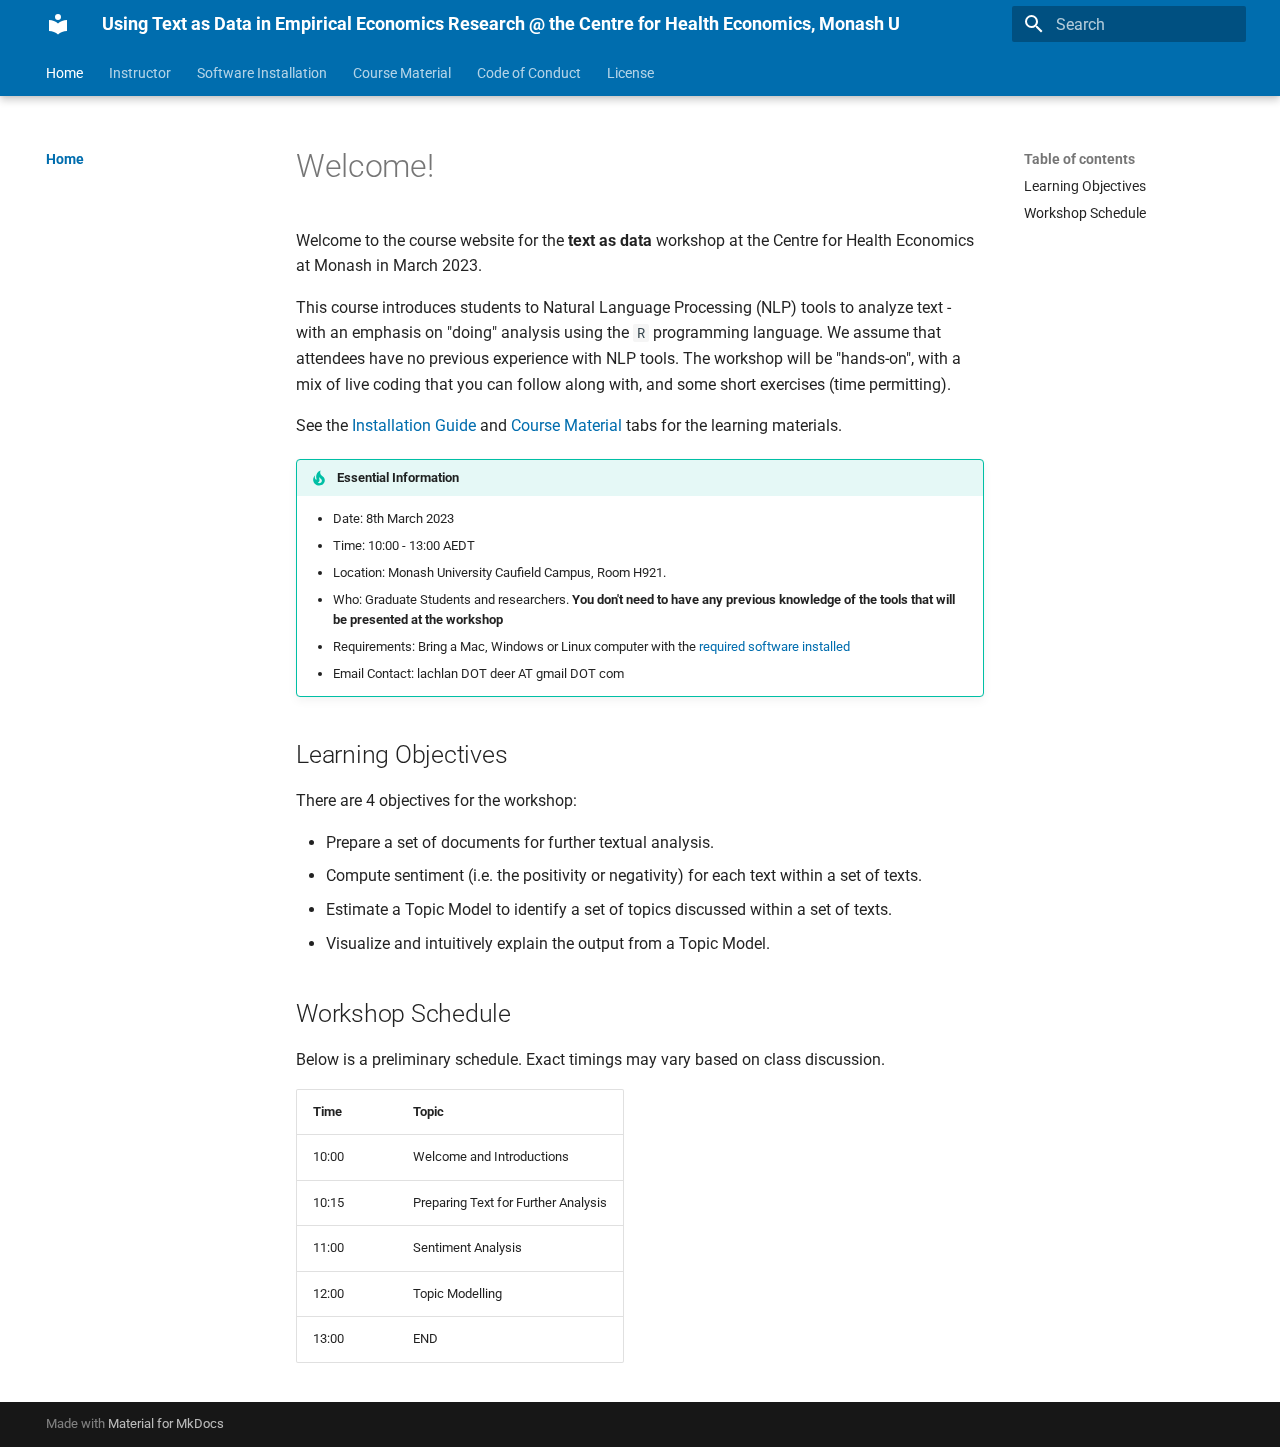
<file: index.html>
<!doctype html>
<html lang="en" class="no-js">
  <head>
    
      <meta charset="utf-8">
      <meta name="viewport" content="width=device-width,initial-scale=1">
      
      
      
      
      
        <link rel="next" href="instructor/">
      
      <link rel="icon" href="assets/images/favicon.png">
      <meta name="generator" content="mkdocs-1.4.2, mkdocs-material-9.0.6">
    
    
      
        <title>Using Text as Data in Empirical Economics Research @ the Centre for Health Economics, Monash U</title>
      
    
    
      <link rel="stylesheet" href="assets/stylesheets/main.558e4712.min.css">
      
        
        <link rel="stylesheet" href="assets/stylesheets/palette.2505c338.min.css">
      
      

    
    
    
      
        
        
        <link rel="preconnect" href="https://fonts.gstatic.com" crossorigin>
        <link rel="stylesheet" href="https://fonts.googleapis.com/css?family=Roboto:300,300i,400,400i,700,700i%7CRoboto+Mono:400,400i,700,700i&display=fallback">
        <style>:root{--md-text-font:"Roboto";--md-code-font:"Roboto Mono"}</style>
      
    
    
      <link rel="stylesheet" href="stylesheets/extra.css">
    
    <script>__md_scope=new URL(".",location),__md_hash=e=>[...e].reduce((e,_)=>(e<<5)-e+_.charCodeAt(0),0),__md_get=(e,_=localStorage,t=__md_scope)=>JSON.parse(_.getItem(t.pathname+"."+e)),__md_set=(e,_,t=localStorage,a=__md_scope)=>{try{t.setItem(a.pathname+"."+e,JSON.stringify(_))}catch(e){}}</script>
    
      

    
    
    
  </head>
  
  
    
    
    
    
    
    <body dir="ltr" data-md-color-scheme="default" data-md-color-primary="" data-md-color-accent="">
  
    
    
    <input class="md-toggle" data-md-toggle="drawer" type="checkbox" id="__drawer" autocomplete="off">
    <input class="md-toggle" data-md-toggle="search" type="checkbox" id="__search" autocomplete="off">
    <label class="md-overlay" for="__drawer"></label>
    <div data-md-component="skip">
      
        
        <a href="#welcome" class="md-skip">
          Skip to content
        </a>
      
    </div>
    <div data-md-component="announce">
      
    </div>
    
    
      

  

<header class="md-header md-header--lifted" data-md-component="header">
  <nav class="md-header__inner md-grid" aria-label="Header">
    <a href="." title="Using Text as Data in Empirical Economics Research @ the Centre for Health Economics, Monash U" class="md-header__button md-logo" aria-label="Using Text as Data in Empirical Economics Research @ the Centre for Health Economics, Monash U" data-md-component="logo">
      
  
  <svg xmlns="http://www.w3.org/2000/svg" viewBox="0 0 24 24"><path d="M12 8a3 3 0 0 0 3-3 3 3 0 0 0-3-3 3 3 0 0 0-3 3 3 3 0 0 0 3 3m0 3.54C9.64 9.35 6.5 8 3 8v11c3.5 0 6.64 1.35 9 3.54 2.36-2.19 5.5-3.54 9-3.54V8c-3.5 0-6.64 1.35-9 3.54Z"/></svg>

    </a>
    <label class="md-header__button md-icon" for="__drawer">
      <svg xmlns="http://www.w3.org/2000/svg" viewBox="0 0 24 24"><path d="M3 6h18v2H3V6m0 5h18v2H3v-2m0 5h18v2H3v-2Z"/></svg>
    </label>
    <div class="md-header__title" data-md-component="header-title">
      <div class="md-header__ellipsis">
        <div class="md-header__topic">
          <span class="md-ellipsis">
            Using Text as Data in Empirical Economics Research @ the Centre for Health Economics, Monash U
          </span>
        </div>
        <div class="md-header__topic" data-md-component="header-topic">
          <span class="md-ellipsis">
            
              Home
            
          </span>
        </div>
      </div>
    </div>
    
    
    
      <label class="md-header__button md-icon" for="__search">
        <svg xmlns="http://www.w3.org/2000/svg" viewBox="0 0 24 24"><path d="M9.5 3A6.5 6.5 0 0 1 16 9.5c0 1.61-.59 3.09-1.56 4.23l.27.27h.79l5 5-1.5 1.5-5-5v-.79l-.27-.27A6.516 6.516 0 0 1 9.5 16 6.5 6.5 0 0 1 3 9.5 6.5 6.5 0 0 1 9.5 3m0 2C7 5 5 7 5 9.5S7 14 9.5 14 14 12 14 9.5 12 5 9.5 5Z"/></svg>
      </label>
      <div class="md-search" data-md-component="search" role="dialog">
  <label class="md-search__overlay" for="__search"></label>
  <div class="md-search__inner" role="search">
    <form class="md-search__form" name="search">
      <input type="text" class="md-search__input" name="query" aria-label="Search" placeholder="Search" autocapitalize="off" autocorrect="off" autocomplete="off" spellcheck="false" data-md-component="search-query" required>
      <label class="md-search__icon md-icon" for="__search">
        <svg xmlns="http://www.w3.org/2000/svg" viewBox="0 0 24 24"><path d="M9.5 3A6.5 6.5 0 0 1 16 9.5c0 1.61-.59 3.09-1.56 4.23l.27.27h.79l5 5-1.5 1.5-5-5v-.79l-.27-.27A6.516 6.516 0 0 1 9.5 16 6.5 6.5 0 0 1 3 9.5 6.5 6.5 0 0 1 9.5 3m0 2C7 5 5 7 5 9.5S7 14 9.5 14 14 12 14 9.5 12 5 9.5 5Z"/></svg>
        <svg xmlns="http://www.w3.org/2000/svg" viewBox="0 0 24 24"><path d="M20 11v2H8l5.5 5.5-1.42 1.42L4.16 12l7.92-7.92L13.5 5.5 8 11h12Z"/></svg>
      </label>
      <nav class="md-search__options" aria-label="Search">
        
        <button type="reset" class="md-search__icon md-icon" title="Clear" aria-label="Clear" tabindex="-1">
          <svg xmlns="http://www.w3.org/2000/svg" viewBox="0 0 24 24"><path d="M19 6.41 17.59 5 12 10.59 6.41 5 5 6.41 10.59 12 5 17.59 6.41 19 12 13.41 17.59 19 19 17.59 13.41 12 19 6.41Z"/></svg>
        </button>
      </nav>
      
    </form>
    <div class="md-search__output">
      <div class="md-search__scrollwrap" data-md-scrollfix>
        <div class="md-search-result" data-md-component="search-result">
          <div class="md-search-result__meta">
            Initializing search
          </div>
          <ol class="md-search-result__list" role="presentation"></ol>
        </div>
      </div>
    </div>
  </div>
</div>
    
    
  </nav>
  
    
      
<nav class="md-tabs" aria-label="Tabs" data-md-component="tabs">
  <div class="md-tabs__inner md-grid">
    <ul class="md-tabs__list">
      
        
  
  
    
  


  <li class="md-tabs__item">
    <a href="." class="md-tabs__link md-tabs__link--active">
      Home
    </a>
  </li>

      
        
  
  


  <li class="md-tabs__item">
    <a href="instructor/" class="md-tabs__link">
      Instructor
    </a>
  </li>

      
        
  
  


  <li class="md-tabs__item">
    <a href="installation/" class="md-tabs__link">
      Software Installation
    </a>
  </li>

      
        
  
  


  <li class="md-tabs__item">
    <a href="course_material/" class="md-tabs__link">
      Course Material
    </a>
  </li>

      
        
  
  


  
  
  
    <li class="md-tabs__item">
      <a href="conduct/social_rules/" class="md-tabs__link">
        Code of Conduct
      </a>
    </li>
  

      
        
  
  


  
  
  
    <li class="md-tabs__item">
      <a href="license/license/" class="md-tabs__link">
        License
      </a>
    </li>
  

      
    </ul>
  </div>
</nav>
    
  
</header>
    
    <div class="md-container" data-md-component="container">
      
      
        
      
      <main class="md-main" data-md-component="main">
        <div class="md-main__inner md-grid">
          
            
              
              <div class="md-sidebar md-sidebar--primary" data-md-component="sidebar" data-md-type="navigation" >
                <div class="md-sidebar__scrollwrap">
                  <div class="md-sidebar__inner">
                    

  


<nav class="md-nav md-nav--primary md-nav--lifted" aria-label="Navigation" data-md-level="0">
  <label class="md-nav__title" for="__drawer">
    <a href="." title="Using Text as Data in Empirical Economics Research @ the Centre for Health Economics, Monash U" class="md-nav__button md-logo" aria-label="Using Text as Data in Empirical Economics Research @ the Centre for Health Economics, Monash U" data-md-component="logo">
      
  
  <svg xmlns="http://www.w3.org/2000/svg" viewBox="0 0 24 24"><path d="M12 8a3 3 0 0 0 3-3 3 3 0 0 0-3-3 3 3 0 0 0-3 3 3 3 0 0 0 3 3m0 3.54C9.64 9.35 6.5 8 3 8v11c3.5 0 6.64 1.35 9 3.54 2.36-2.19 5.5-3.54 9-3.54V8c-3.5 0-6.64 1.35-9 3.54Z"/></svg>

    </a>
    Using Text as Data in Empirical Economics Research @ the Centre for Health Economics, Monash U
  </label>
  
  <ul class="md-nav__list" data-md-scrollfix>
    
      
      
      

  
  
    
  
  
    <li class="md-nav__item md-nav__item--active">
      
      <input class="md-nav__toggle md-toggle" data-md-toggle="toc" type="checkbox" id="__toc">
      
      
        
      
      
        <label class="md-nav__link md-nav__link--active" for="__toc">
          Home
          <span class="md-nav__icon md-icon"></span>
        </label>
      
      <a href="." class="md-nav__link md-nav__link--active">
        Home
      </a>
      
        

<nav class="md-nav md-nav--secondary" aria-label="Table of contents">
  
  
  
    
  
  
    <label class="md-nav__title" for="__toc">
      <span class="md-nav__icon md-icon"></span>
      Table of contents
    </label>
    <ul class="md-nav__list" data-md-component="toc" data-md-scrollfix>
      
        <li class="md-nav__item">
  <a href="#learning-objectives" class="md-nav__link">
    Learning Objectives
  </a>
  
</li>
      
        <li class="md-nav__item">
  <a href="#workshop-schedule" class="md-nav__link">
    Workshop Schedule
  </a>
  
</li>
      
    </ul>
  
</nav>
      
    </li>
  

    
      
      
      

  
  
  
    <li class="md-nav__item">
      <a href="instructor/" class="md-nav__link">
        Instructor
      </a>
    </li>
  

    
      
      
      

  
  
  
    <li class="md-nav__item">
      <a href="installation/" class="md-nav__link">
        Software Installation
      </a>
    </li>
  

    
      
      
      

  
  
  
    <li class="md-nav__item">
      <a href="course_material/" class="md-nav__link">
        Course Material
      </a>
    </li>
  

    
      
      
      

  
  
  
    
    <li class="md-nav__item md-nav__item--nested">
      
      
      
      
      <input class="md-nav__toggle md-toggle " data-md-toggle="__nav_5" type="checkbox" id="__nav_5" >
      
      
      
        <label class="md-nav__link" for="__nav_5" tabindex="0" aria-expanded="false">
          Code of Conduct
          <span class="md-nav__icon md-icon"></span>
        </label>
      
      <nav class="md-nav" aria-label="Code of Conduct" data-md-level="1">
        <label class="md-nav__title" for="__nav_5">
          <span class="md-nav__icon md-icon"></span>
          Code of Conduct
        </label>
        <ul class="md-nav__list" data-md-scrollfix>
          
            
              
  
  
  
    <li class="md-nav__item">
      <a href="conduct/social_rules/" class="md-nav__link">
        Social Rules
      </a>
    </li>
  

            
          
            
              
  
  
  
    <li class="md-nav__item">
      <a href="conduct/conduct/" class="md-nav__link">
        Code of Conduct
      </a>
    </li>
  

            
          
        </ul>
      </nav>
    </li>
  

    
      
      
      

  
  
  
    
    <li class="md-nav__item md-nav__item--nested">
      
      
      
      
      <input class="md-nav__toggle md-toggle " data-md-toggle="__nav_6" type="checkbox" id="__nav_6" >
      
      
      
        <label class="md-nav__link" for="__nav_6" tabindex="0" aria-expanded="false">
          License
          <span class="md-nav__icon md-icon"></span>
        </label>
      
      <nav class="md-nav" aria-label="License" data-md-level="1">
        <label class="md-nav__title" for="__nav_6">
          <span class="md-nav__icon md-icon"></span>
          License
        </label>
        <ul class="md-nav__list" data-md-scrollfix>
          
            
              
  
  
  
    <li class="md-nav__item">
      <a href="license/license/" class="md-nav__link">
        License
      </a>
    </li>
  

            
          
            
              
  
  
  
    <li class="md-nav__item">
      <a href="license/citation.md" class="md-nav__link">
        Citation
      </a>
    </li>
  

            
          
        </ul>
      </nav>
    </li>
  

    
  </ul>
</nav>
                  </div>
                </div>
              </div>
            
            
              
              <div class="md-sidebar md-sidebar--secondary" data-md-component="sidebar" data-md-type="toc" >
                <div class="md-sidebar__scrollwrap">
                  <div class="md-sidebar__inner">
                    

<nav class="md-nav md-nav--secondary" aria-label="Table of contents">
  
  
  
    
  
  
    <label class="md-nav__title" for="__toc">
      <span class="md-nav__icon md-icon"></span>
      Table of contents
    </label>
    <ul class="md-nav__list" data-md-component="toc" data-md-scrollfix>
      
        <li class="md-nav__item">
  <a href="#learning-objectives" class="md-nav__link">
    Learning Objectives
  </a>
  
</li>
      
        <li class="md-nav__item">
  <a href="#workshop-schedule" class="md-nav__link">
    Workshop Schedule
  </a>
  
</li>
      
    </ul>
  
</nav>
                  </div>
                </div>
              </div>
            
          
          
            <div class="md-content" data-md-component="content">
              <article class="md-content__inner md-typeset">
                
                  



<h1 id="welcome">Welcome!</h1>
<p>Welcome to the course website for the <strong>text as data</strong> workshop at the Centre for Health Economics at Monash in March 2023.</p>
<p>This course introduces students to Natural Language Processing (NLP) tools to analyze text - with an emphasis on "doing" analysis using the <code>R</code> programming language.
We assume that attendees have no previous experience with NLP tools.
The workshop will be "hands-on", with a mix of live coding that you can follow along with, and some short exercises (time permitting).</p>
<p>See the <a href="installation/">Installation Guide</a> and <a href="course_material/">Course Material</a> tabs for the learning materials.</p>
<div class="admonition tip">
<p class="admonition-title">Essential Information</p>
<ul>
<li>Date: 8th March 2023</li>
<li>Time: 10:00 - 13:00 AEDT</li>
<li>Location: Monash University Caufield Campus, Room H921.</li>
<li>Who: Graduate Students and researchers. <strong>You don't need to have any previous knowledge of the tools that will be presented at the workshop</strong></li>
<li>Requirements: Bring a Mac, Windows or Linux computer with the <a href="installation/">required software installed</a> </li>
<li>Email Contact: lachlan DOT deer AT gmail DOT com</li>
</ul>
</div>
<h2 id="learning-objectives">Learning Objectives</h2>
<p>There are 4 objectives for the workshop:</p>
<ul>
<li>Prepare a set of documents for further textual analysis.</li>
<li>Compute sentiment (i.e. the positivity or negativity) for each text within a set of texts.</li>
<li>Estimate a Topic Model to identify a set of topics discussed within a set of texts.</li>
<li>Visualize and intuitively explain the output from a Topic Model.</li>
</ul>
<h2 id="workshop-schedule">Workshop Schedule</h2>
<p>Below is a preliminary schedule. 
Exact timings may vary based on class discussion.</p>
<table>
<thead>
<tr>
<th>Time</th>
<th>Topic</th>
</tr>
</thead>
<tbody>
<tr>
<td>10:00</td>
<td>Welcome and Introductions</td>
</tr>
<tr>
<td>10:15</td>
<td>Preparing Text for Further Analysis</td>
</tr>
<tr>
<td>11:00</td>
<td>Sentiment Analysis</td>
</tr>
<tr>
<td>12:00</td>
<td>Topic Modelling</td>
</tr>
<tr>
<td>13:00</td>
<td>END</td>
</tr>
</tbody>
</table>





                
              </article>
            </div>
          
          
        </div>
        
      </main>
      
        <footer class="md-footer">
  
  <div class="md-footer-meta md-typeset">
    <div class="md-footer-meta__inner md-grid">
      <div class="md-copyright">
  
  
    Made with
    <a href="https://squidfunk.github.io/mkdocs-material/" target="_blank" rel="noopener">
      Material for MkDocs
    </a>
  
</div>
      
    </div>
  </div>
</footer>
      
    </div>
    <div class="md-dialog" data-md-component="dialog">
      <div class="md-dialog__inner md-typeset"></div>
    </div>
    
    <script id="__config" type="application/json">{"base": ".", "features": ["navigation.tabs", "navigation.tabs.sticky"], "search": "assets/javascripts/workers/search.e5c33ebb.min.js", "translations": {"clipboard.copied": "Copied to clipboard", "clipboard.copy": "Copy to clipboard", "search.result.more.one": "1 more on this page", "search.result.more.other": "# more on this page", "search.result.none": "No matching documents", "search.result.one": "1 matching document", "search.result.other": "# matching documents", "search.result.placeholder": "Type to start searching", "search.result.term.missing": "Missing", "select.version": "Select version"}}</script>
    
    
      <script src="assets/javascripts/bundle.51d95adb.min.js"></script>
      
    
  </body>
</html>
</file>
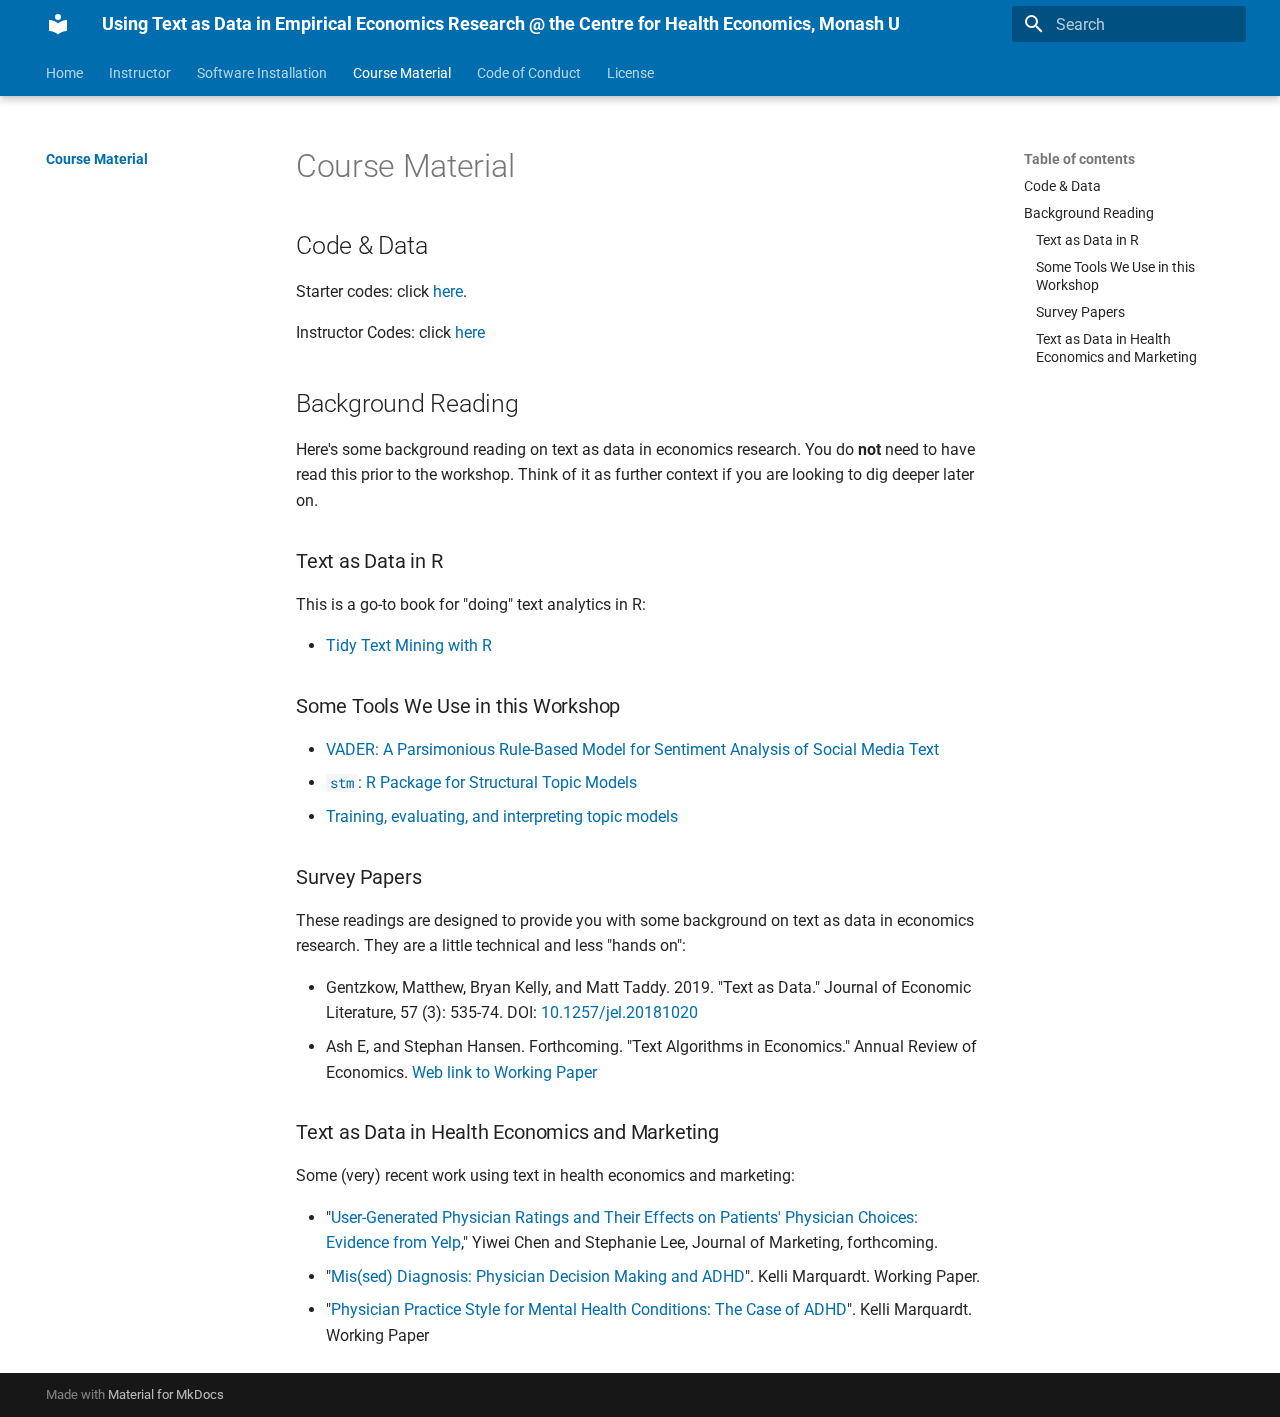
<file: course_material/index.html>
<!doctype html>
<html lang="en" class="no-js">
  <head>
    
      <meta charset="utf-8">
      <meta name="viewport" content="width=device-width,initial-scale=1">
      
      
      
      
        <link rel="prev" href="../installation/">
      
      
        <link rel="next" href="../conduct/social_rules/">
      
      <link rel="icon" href="../assets/images/favicon.png">
      <meta name="generator" content="mkdocs-1.4.2, mkdocs-material-9.0.6">
    
    
      
        <title>Course Material - Using Text as Data in Empirical Economics Research @ the Centre for Health Economics, Monash U</title>
      
    
    
      <link rel="stylesheet" href="../assets/stylesheets/main.558e4712.min.css">
      
        
        <link rel="stylesheet" href="../assets/stylesheets/palette.2505c338.min.css">
      
      

    
    
    
      
        
        
        <link rel="preconnect" href="https://fonts.gstatic.com" crossorigin>
        <link rel="stylesheet" href="https://fonts.googleapis.com/css?family=Roboto:300,300i,400,400i,700,700i%7CRoboto+Mono:400,400i,700,700i&display=fallback">
        <style>:root{--md-text-font:"Roboto";--md-code-font:"Roboto Mono"}</style>
      
    
    
      <link rel="stylesheet" href="../stylesheets/extra.css">
    
    <script>__md_scope=new URL("..",location),__md_hash=e=>[...e].reduce((e,_)=>(e<<5)-e+_.charCodeAt(0),0),__md_get=(e,_=localStorage,t=__md_scope)=>JSON.parse(_.getItem(t.pathname+"."+e)),__md_set=(e,_,t=localStorage,a=__md_scope)=>{try{t.setItem(a.pathname+"."+e,JSON.stringify(_))}catch(e){}}</script>
    
      

    
    
    
  </head>
  
  
    
    
    
    
    
    <body dir="ltr" data-md-color-scheme="default" data-md-color-primary="" data-md-color-accent="">
  
    
    
    <input class="md-toggle" data-md-toggle="drawer" type="checkbox" id="__drawer" autocomplete="off">
    <input class="md-toggle" data-md-toggle="search" type="checkbox" id="__search" autocomplete="off">
    <label class="md-overlay" for="__drawer"></label>
    <div data-md-component="skip">
      
        
        <a href="#course-material" class="md-skip">
          Skip to content
        </a>
      
    </div>
    <div data-md-component="announce">
      
    </div>
    
    
      

  

<header class="md-header md-header--lifted" data-md-component="header">
  <nav class="md-header__inner md-grid" aria-label="Header">
    <a href=".." title="Using Text as Data in Empirical Economics Research @ the Centre for Health Economics, Monash U" class="md-header__button md-logo" aria-label="Using Text as Data in Empirical Economics Research @ the Centre for Health Economics, Monash U" data-md-component="logo">
      
  
  <svg xmlns="http://www.w3.org/2000/svg" viewBox="0 0 24 24"><path d="M12 8a3 3 0 0 0 3-3 3 3 0 0 0-3-3 3 3 0 0 0-3 3 3 3 0 0 0 3 3m0 3.54C9.64 9.35 6.5 8 3 8v11c3.5 0 6.64 1.35 9 3.54 2.36-2.19 5.5-3.54 9-3.54V8c-3.5 0-6.64 1.35-9 3.54Z"/></svg>

    </a>
    <label class="md-header__button md-icon" for="__drawer">
      <svg xmlns="http://www.w3.org/2000/svg" viewBox="0 0 24 24"><path d="M3 6h18v2H3V6m0 5h18v2H3v-2m0 5h18v2H3v-2Z"/></svg>
    </label>
    <div class="md-header__title" data-md-component="header-title">
      <div class="md-header__ellipsis">
        <div class="md-header__topic">
          <span class="md-ellipsis">
            Using Text as Data in Empirical Economics Research @ the Centre for Health Economics, Monash U
          </span>
        </div>
        <div class="md-header__topic" data-md-component="header-topic">
          <span class="md-ellipsis">
            
              Course Material
            
          </span>
        </div>
      </div>
    </div>
    
    
    
      <label class="md-header__button md-icon" for="__search">
        <svg xmlns="http://www.w3.org/2000/svg" viewBox="0 0 24 24"><path d="M9.5 3A6.5 6.5 0 0 1 16 9.5c0 1.61-.59 3.09-1.56 4.23l.27.27h.79l5 5-1.5 1.5-5-5v-.79l-.27-.27A6.516 6.516 0 0 1 9.5 16 6.5 6.5 0 0 1 3 9.5 6.5 6.5 0 0 1 9.5 3m0 2C7 5 5 7 5 9.5S7 14 9.5 14 14 12 14 9.5 12 5 9.5 5Z"/></svg>
      </label>
      <div class="md-search" data-md-component="search" role="dialog">
  <label class="md-search__overlay" for="__search"></label>
  <div class="md-search__inner" role="search">
    <form class="md-search__form" name="search">
      <input type="text" class="md-search__input" name="query" aria-label="Search" placeholder="Search" autocapitalize="off" autocorrect="off" autocomplete="off" spellcheck="false" data-md-component="search-query" required>
      <label class="md-search__icon md-icon" for="__search">
        <svg xmlns="http://www.w3.org/2000/svg" viewBox="0 0 24 24"><path d="M9.5 3A6.5 6.5 0 0 1 16 9.5c0 1.61-.59 3.09-1.56 4.23l.27.27h.79l5 5-1.5 1.5-5-5v-.79l-.27-.27A6.516 6.516 0 0 1 9.5 16 6.5 6.5 0 0 1 3 9.5 6.5 6.5 0 0 1 9.5 3m0 2C7 5 5 7 5 9.5S7 14 9.5 14 14 12 14 9.5 12 5 9.5 5Z"/></svg>
        <svg xmlns="http://www.w3.org/2000/svg" viewBox="0 0 24 24"><path d="M20 11v2H8l5.5 5.5-1.42 1.42L4.16 12l7.92-7.92L13.5 5.5 8 11h12Z"/></svg>
      </label>
      <nav class="md-search__options" aria-label="Search">
        
        <button type="reset" class="md-search__icon md-icon" title="Clear" aria-label="Clear" tabindex="-1">
          <svg xmlns="http://www.w3.org/2000/svg" viewBox="0 0 24 24"><path d="M19 6.41 17.59 5 12 10.59 6.41 5 5 6.41 10.59 12 5 17.59 6.41 19 12 13.41 17.59 19 19 17.59 13.41 12 19 6.41Z"/></svg>
        </button>
      </nav>
      
    </form>
    <div class="md-search__output">
      <div class="md-search__scrollwrap" data-md-scrollfix>
        <div class="md-search-result" data-md-component="search-result">
          <div class="md-search-result__meta">
            Initializing search
          </div>
          <ol class="md-search-result__list" role="presentation"></ol>
        </div>
      </div>
    </div>
  </div>
</div>
    
    
  </nav>
  
    
      
<nav class="md-tabs" aria-label="Tabs" data-md-component="tabs">
  <div class="md-tabs__inner md-grid">
    <ul class="md-tabs__list">
      
        
  
  


  <li class="md-tabs__item">
    <a href=".." class="md-tabs__link">
      Home
    </a>
  </li>

      
        
  
  


  <li class="md-tabs__item">
    <a href="../instructor/" class="md-tabs__link">
      Instructor
    </a>
  </li>

      
        
  
  


  <li class="md-tabs__item">
    <a href="../installation/" class="md-tabs__link">
      Software Installation
    </a>
  </li>

      
        
  
  
    
  


  <li class="md-tabs__item">
    <a href="./" class="md-tabs__link md-tabs__link--active">
      Course Material
    </a>
  </li>

      
        
  
  


  
  
  
    <li class="md-tabs__item">
      <a href="../conduct/social_rules/" class="md-tabs__link">
        Code of Conduct
      </a>
    </li>
  

      
        
  
  


  
  
  
    <li class="md-tabs__item">
      <a href="../license/license/" class="md-tabs__link">
        License
      </a>
    </li>
  

      
    </ul>
  </div>
</nav>
    
  
</header>
    
    <div class="md-container" data-md-component="container">
      
      
        
      
      <main class="md-main" data-md-component="main">
        <div class="md-main__inner md-grid">
          
            
              
              <div class="md-sidebar md-sidebar--primary" data-md-component="sidebar" data-md-type="navigation" >
                <div class="md-sidebar__scrollwrap">
                  <div class="md-sidebar__inner">
                    

  


<nav class="md-nav md-nav--primary md-nav--lifted" aria-label="Navigation" data-md-level="0">
  <label class="md-nav__title" for="__drawer">
    <a href=".." title="Using Text as Data in Empirical Economics Research @ the Centre for Health Economics, Monash U" class="md-nav__button md-logo" aria-label="Using Text as Data in Empirical Economics Research @ the Centre for Health Economics, Monash U" data-md-component="logo">
      
  
  <svg xmlns="http://www.w3.org/2000/svg" viewBox="0 0 24 24"><path d="M12 8a3 3 0 0 0 3-3 3 3 0 0 0-3-3 3 3 0 0 0-3 3 3 3 0 0 0 3 3m0 3.54C9.64 9.35 6.5 8 3 8v11c3.5 0 6.64 1.35 9 3.54 2.36-2.19 5.5-3.54 9-3.54V8c-3.5 0-6.64 1.35-9 3.54Z"/></svg>

    </a>
    Using Text as Data in Empirical Economics Research @ the Centre for Health Economics, Monash U
  </label>
  
  <ul class="md-nav__list" data-md-scrollfix>
    
      
      
      

  
  
  
    <li class="md-nav__item">
      <a href=".." class="md-nav__link">
        Home
      </a>
    </li>
  

    
      
      
      

  
  
  
    <li class="md-nav__item">
      <a href="../instructor/" class="md-nav__link">
        Instructor
      </a>
    </li>
  

    
      
      
      

  
  
  
    <li class="md-nav__item">
      <a href="../installation/" class="md-nav__link">
        Software Installation
      </a>
    </li>
  

    
      
      
      

  
  
    
  
  
    <li class="md-nav__item md-nav__item--active">
      
      <input class="md-nav__toggle md-toggle" data-md-toggle="toc" type="checkbox" id="__toc">
      
      
        
      
      
        <label class="md-nav__link md-nav__link--active" for="__toc">
          Course Material
          <span class="md-nav__icon md-icon"></span>
        </label>
      
      <a href="./" class="md-nav__link md-nav__link--active">
        Course Material
      </a>
      
        

<nav class="md-nav md-nav--secondary" aria-label="Table of contents">
  
  
  
    
  
  
    <label class="md-nav__title" for="__toc">
      <span class="md-nav__icon md-icon"></span>
      Table of contents
    </label>
    <ul class="md-nav__list" data-md-component="toc" data-md-scrollfix>
      
        <li class="md-nav__item">
  <a href="#code-data" class="md-nav__link">
    Code &amp; Data
  </a>
  
</li>
      
        <li class="md-nav__item">
  <a href="#background-reading" class="md-nav__link">
    Background Reading
  </a>
  
    <nav class="md-nav" aria-label="Background Reading">
      <ul class="md-nav__list">
        
          <li class="md-nav__item">
  <a href="#text-as-data-in-r" class="md-nav__link">
    Text as Data in R
  </a>
  
</li>
        
          <li class="md-nav__item">
  <a href="#some-tools-we-use-in-this-workshop" class="md-nav__link">
    Some Tools We Use in this Workshop
  </a>
  
</li>
        
          <li class="md-nav__item">
  <a href="#survey-papers" class="md-nav__link">
    Survey Papers
  </a>
  
</li>
        
          <li class="md-nav__item">
  <a href="#text-as-data-in-health-economics-and-marketing" class="md-nav__link">
    Text as Data in Health Economics and Marketing
  </a>
  
</li>
        
      </ul>
    </nav>
  
</li>
      
    </ul>
  
</nav>
      
    </li>
  

    
      
      
      

  
  
  
    
    <li class="md-nav__item md-nav__item--nested">
      
      
      
      
      <input class="md-nav__toggle md-toggle " data-md-toggle="__nav_5" type="checkbox" id="__nav_5" >
      
      
      
        <label class="md-nav__link" for="__nav_5" tabindex="0" aria-expanded="false">
          Code of Conduct
          <span class="md-nav__icon md-icon"></span>
        </label>
      
      <nav class="md-nav" aria-label="Code of Conduct" data-md-level="1">
        <label class="md-nav__title" for="__nav_5">
          <span class="md-nav__icon md-icon"></span>
          Code of Conduct
        </label>
        <ul class="md-nav__list" data-md-scrollfix>
          
            
              
  
  
  
    <li class="md-nav__item">
      <a href="../conduct/social_rules/" class="md-nav__link">
        Social Rules
      </a>
    </li>
  

            
          
            
              
  
  
  
    <li class="md-nav__item">
      <a href="../conduct/conduct/" class="md-nav__link">
        Code of Conduct
      </a>
    </li>
  

            
          
        </ul>
      </nav>
    </li>
  

    
      
      
      

  
  
  
    
    <li class="md-nav__item md-nav__item--nested">
      
      
      
      
      <input class="md-nav__toggle md-toggle " data-md-toggle="__nav_6" type="checkbox" id="__nav_6" >
      
      
      
        <label class="md-nav__link" for="__nav_6" tabindex="0" aria-expanded="false">
          License
          <span class="md-nav__icon md-icon"></span>
        </label>
      
      <nav class="md-nav" aria-label="License" data-md-level="1">
        <label class="md-nav__title" for="__nav_6">
          <span class="md-nav__icon md-icon"></span>
          License
        </label>
        <ul class="md-nav__list" data-md-scrollfix>
          
            
              
  
  
  
    <li class="md-nav__item">
      <a href="../license/license/" class="md-nav__link">
        License
      </a>
    </li>
  

            
          
            
              
  
  
  
    <li class="md-nav__item">
      <a href="../license/citation.md" class="md-nav__link">
        Citation
      </a>
    </li>
  

            
          
        </ul>
      </nav>
    </li>
  

    
  </ul>
</nav>
                  </div>
                </div>
              </div>
            
            
              
              <div class="md-sidebar md-sidebar--secondary" data-md-component="sidebar" data-md-type="toc" >
                <div class="md-sidebar__scrollwrap">
                  <div class="md-sidebar__inner">
                    

<nav class="md-nav md-nav--secondary" aria-label="Table of contents">
  
  
  
    
  
  
    <label class="md-nav__title" for="__toc">
      <span class="md-nav__icon md-icon"></span>
      Table of contents
    </label>
    <ul class="md-nav__list" data-md-component="toc" data-md-scrollfix>
      
        <li class="md-nav__item">
  <a href="#code-data" class="md-nav__link">
    Code &amp; Data
  </a>
  
</li>
      
        <li class="md-nav__item">
  <a href="#background-reading" class="md-nav__link">
    Background Reading
  </a>
  
    <nav class="md-nav" aria-label="Background Reading">
      <ul class="md-nav__list">
        
          <li class="md-nav__item">
  <a href="#text-as-data-in-r" class="md-nav__link">
    Text as Data in R
  </a>
  
</li>
        
          <li class="md-nav__item">
  <a href="#some-tools-we-use-in-this-workshop" class="md-nav__link">
    Some Tools We Use in this Workshop
  </a>
  
</li>
        
          <li class="md-nav__item">
  <a href="#survey-papers" class="md-nav__link">
    Survey Papers
  </a>
  
</li>
        
          <li class="md-nav__item">
  <a href="#text-as-data-in-health-economics-and-marketing" class="md-nav__link">
    Text as Data in Health Economics and Marketing
  </a>
  
</li>
        
      </ul>
    </nav>
  
</li>
      
    </ul>
  
</nav>
                  </div>
                </div>
              </div>
            
          
          
            <div class="md-content" data-md-component="content">
              <article class="md-content__inner md-typeset">
                
                  



<h1 id="course-material">Course Material</h1>
<h2 id="code-data">Code &amp; Data</h2>
<p>Starter codes: click <a href="https://github.com/deer-marketing-lab/2023-03-08-monash/raw/main/assets/starter_code.zip">here</a>.</p>
<p>Instructor Codes: click <a href="https://github.com/deer-marketing-lab/2023-03-08-monash/raw/main/assets/instructor.zip">here</a></p>
<h2 id="background-reading">Background Reading</h2>
<p>Here's some background reading on text as data in economics research. 
You do <strong>not</strong> need to have read this prior to the workshop.
Think of it as further context if you are looking to dig deeper later on.</p>
<h3 id="text-as-data-in-r">Text as Data in R</h3>
<p>This is a go-to book for "doing" text analytics in R:</p>
<ul>
<li><a href="https://www.tidytextmining.com/">Tidy Text Mining with R</a></li>
</ul>
<h3 id="some-tools-we-use-in-this-workshop">Some Tools We Use in this Workshop</h3>
<ul>
<li><a href="https://ojs.aaai.org/index.php/ICWSM/article/view/14550">VADER: A Parsimonious Rule-Based Model for Sentiment Analysis of Social Media Text</a></li>
<li><a href="https://cran.r-project.org/web/packages/stm/vignettes/stmVignette.pdf"><code>stm</code>: R Package for Structural Topic Models</a> </li>
<li><a href="https://juliasilge.com/blog/evaluating-stm/">Training, evaluating, and interpreting topic models</a></li>
</ul>
<h3 id="survey-papers">Survey Papers</h3>
<p>These readings are designed to provide you with some background on text as data in economics research.
They are a little technical and less "hands on":</p>
<ul>
<li>Gentzkow, Matthew, Bryan Kelly, and Matt Taddy. 2019. "Text as Data." Journal of Economic Literature, 57 (3): 535-74. DOI: <a href="https://www.aeaweb.org/articles?id=10.1257/jel.20181020">10.1257/jel.20181020</a> </li>
<li>Ash E, and Stephan Hansen. Forthcoming. "Text Algorithms in Economics." Annual Review of Economics. <a href="https://elliottash.com/wp-content/uploads/2022/08/annual_reviews_chapter-2022-08-16.pdf">Web link to Working Paper</a></li>
</ul>
<h3 id="text-as-data-in-health-economics-and-marketing">Text as Data in Health Economics and Marketing</h3>
<p>Some (very) recent work using text in health economics and marketing:</p>
<ul>
<li>"<a href="https://journals.sagepub.com/doi/abs/10.1177/00222429221146511">User-Generated Physician Ratings and Their Effects on Patients' Physician Choices: Evidence from Yelp</a>," Yiwei Chen and Stephanie Lee, Journal of Marketing, forthcoming.</li>
<li>"<a href="https://www.kellimarquardt.com/s/Marquardt_JMP_Feb2023.pdf">Mis(sed) Diagnosis: Physician Decision Making and ADHD</a>". Kelli Marquardt. Working Paper.</li>
<li>"<a href="https://papers.ssrn.com/sol3/papers.cfm?abstract_id=4138462">Physician Practice Style for Mental Health Conditions: The Case of ADHD</a>". Kelli Marquardt. Working Paper</li>
</ul>





                
              </article>
            </div>
          
          
        </div>
        
      </main>
      
        <footer class="md-footer">
  
  <div class="md-footer-meta md-typeset">
    <div class="md-footer-meta__inner md-grid">
      <div class="md-copyright">
  
  
    Made with
    <a href="https://squidfunk.github.io/mkdocs-material/" target="_blank" rel="noopener">
      Material for MkDocs
    </a>
  
</div>
      
    </div>
  </div>
</footer>
      
    </div>
    <div class="md-dialog" data-md-component="dialog">
      <div class="md-dialog__inner md-typeset"></div>
    </div>
    
    <script id="__config" type="application/json">{"base": "..", "features": ["navigation.tabs", "navigation.tabs.sticky"], "search": "../assets/javascripts/workers/search.e5c33ebb.min.js", "translations": {"clipboard.copied": "Copied to clipboard", "clipboard.copy": "Copy to clipboard", "search.result.more.one": "1 more on this page", "search.result.more.other": "# more on this page", "search.result.none": "No matching documents", "search.result.one": "1 matching document", "search.result.other": "# matching documents", "search.result.placeholder": "Type to start searching", "search.result.term.missing": "Missing", "select.version": "Select version"}}</script>
    
    
      <script src="../assets/javascripts/bundle.51d95adb.min.js"></script>
      
    
  </body>
</html>
</file>
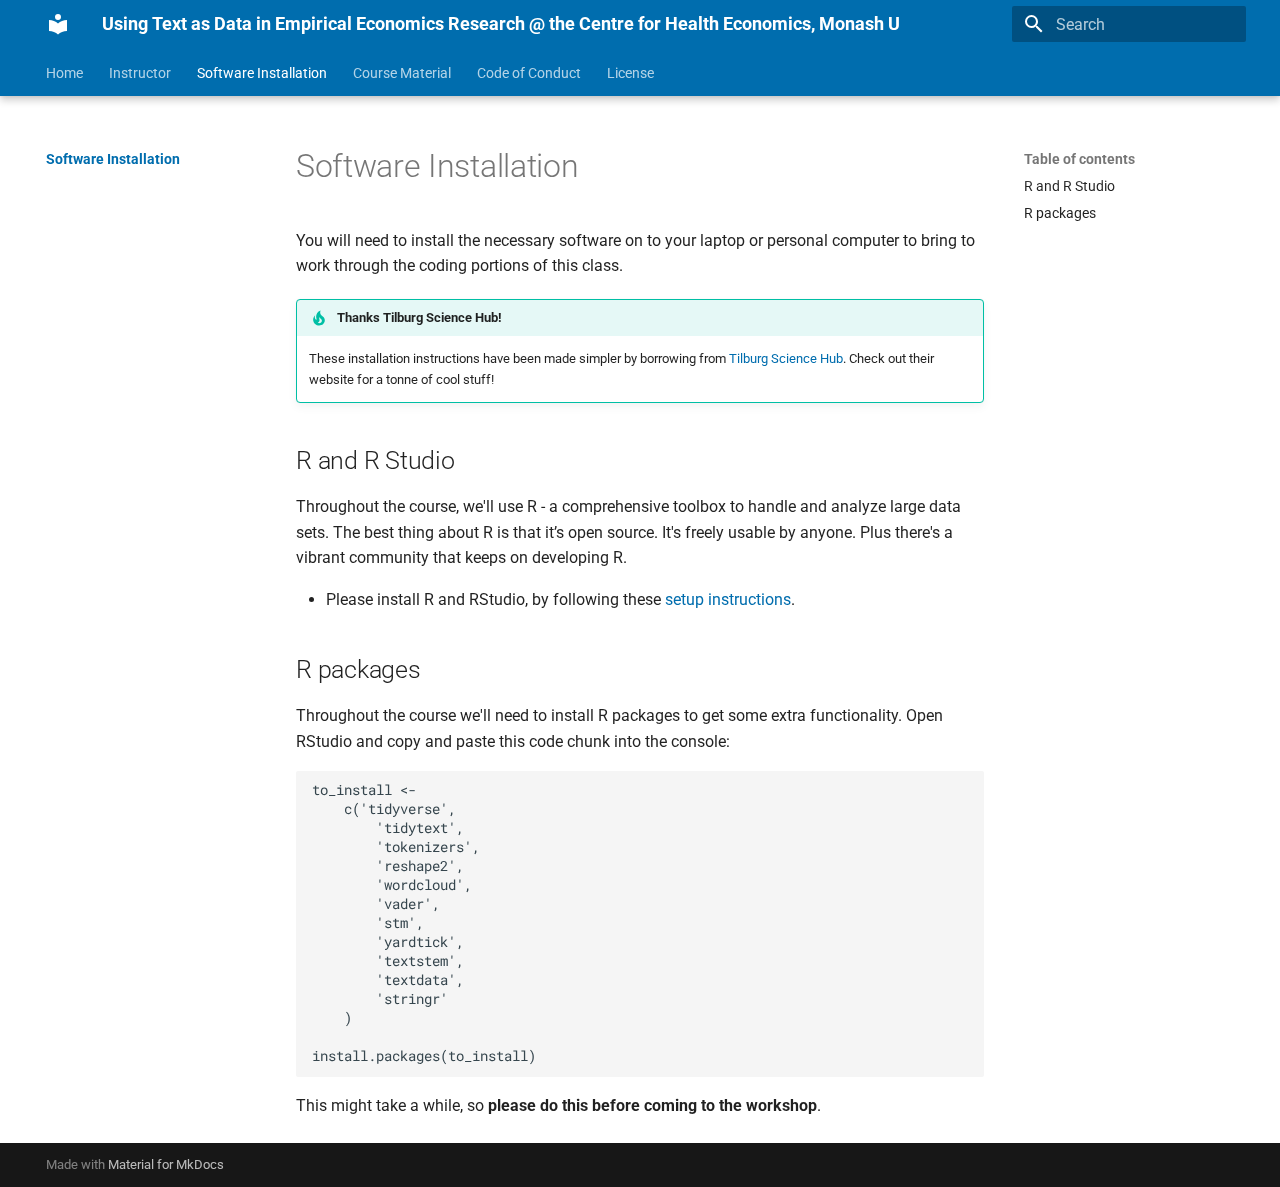
<file: installation/index.html>
<!doctype html>
<html lang="en" class="no-js">
  <head>
    
      <meta charset="utf-8">
      <meta name="viewport" content="width=device-width,initial-scale=1">
      
      
      
      
        <link rel="prev" href="../instructor/">
      
      
        <link rel="next" href="../course_material/">
      
      <link rel="icon" href="../assets/images/favicon.png">
      <meta name="generator" content="mkdocs-1.4.2, mkdocs-material-9.0.6">
    
    
      
        <title>Software Installation - Using Text as Data in Empirical Economics Research @ the Centre for Health Economics, Monash U</title>
      
    
    
      <link rel="stylesheet" href="../assets/stylesheets/main.558e4712.min.css">
      
        
        <link rel="stylesheet" href="../assets/stylesheets/palette.2505c338.min.css">
      
      

    
    
    
      
        
        
        <link rel="preconnect" href="https://fonts.gstatic.com" crossorigin>
        <link rel="stylesheet" href="https://fonts.googleapis.com/css?family=Roboto:300,300i,400,400i,700,700i%7CRoboto+Mono:400,400i,700,700i&display=fallback">
        <style>:root{--md-text-font:"Roboto";--md-code-font:"Roboto Mono"}</style>
      
    
    
      <link rel="stylesheet" href="../stylesheets/extra.css">
    
    <script>__md_scope=new URL("..",location),__md_hash=e=>[...e].reduce((e,_)=>(e<<5)-e+_.charCodeAt(0),0),__md_get=(e,_=localStorage,t=__md_scope)=>JSON.parse(_.getItem(t.pathname+"."+e)),__md_set=(e,_,t=localStorage,a=__md_scope)=>{try{t.setItem(a.pathname+"."+e,JSON.stringify(_))}catch(e){}}</script>
    
      

    
    
    
  </head>
  
  
    
    
    
    
    
    <body dir="ltr" data-md-color-scheme="default" data-md-color-primary="" data-md-color-accent="">
  
    
    
    <input class="md-toggle" data-md-toggle="drawer" type="checkbox" id="__drawer" autocomplete="off">
    <input class="md-toggle" data-md-toggle="search" type="checkbox" id="__search" autocomplete="off">
    <label class="md-overlay" for="__drawer"></label>
    <div data-md-component="skip">
      
        
        <a href="#software-installation" class="md-skip">
          Skip to content
        </a>
      
    </div>
    <div data-md-component="announce">
      
    </div>
    
    
      

  

<header class="md-header md-header--lifted" data-md-component="header">
  <nav class="md-header__inner md-grid" aria-label="Header">
    <a href=".." title="Using Text as Data in Empirical Economics Research @ the Centre for Health Economics, Monash U" class="md-header__button md-logo" aria-label="Using Text as Data in Empirical Economics Research @ the Centre for Health Economics, Monash U" data-md-component="logo">
      
  
  <svg xmlns="http://www.w3.org/2000/svg" viewBox="0 0 24 24"><path d="M12 8a3 3 0 0 0 3-3 3 3 0 0 0-3-3 3 3 0 0 0-3 3 3 3 0 0 0 3 3m0 3.54C9.64 9.35 6.5 8 3 8v11c3.5 0 6.64 1.35 9 3.54 2.36-2.19 5.5-3.54 9-3.54V8c-3.5 0-6.64 1.35-9 3.54Z"/></svg>

    </a>
    <label class="md-header__button md-icon" for="__drawer">
      <svg xmlns="http://www.w3.org/2000/svg" viewBox="0 0 24 24"><path d="M3 6h18v2H3V6m0 5h18v2H3v-2m0 5h18v2H3v-2Z"/></svg>
    </label>
    <div class="md-header__title" data-md-component="header-title">
      <div class="md-header__ellipsis">
        <div class="md-header__topic">
          <span class="md-ellipsis">
            Using Text as Data in Empirical Economics Research @ the Centre for Health Economics, Monash U
          </span>
        </div>
        <div class="md-header__topic" data-md-component="header-topic">
          <span class="md-ellipsis">
            
              Software Installation
            
          </span>
        </div>
      </div>
    </div>
    
    
    
      <label class="md-header__button md-icon" for="__search">
        <svg xmlns="http://www.w3.org/2000/svg" viewBox="0 0 24 24"><path d="M9.5 3A6.5 6.5 0 0 1 16 9.5c0 1.61-.59 3.09-1.56 4.23l.27.27h.79l5 5-1.5 1.5-5-5v-.79l-.27-.27A6.516 6.516 0 0 1 9.5 16 6.5 6.5 0 0 1 3 9.5 6.5 6.5 0 0 1 9.5 3m0 2C7 5 5 7 5 9.5S7 14 9.5 14 14 12 14 9.5 12 5 9.5 5Z"/></svg>
      </label>
      <div class="md-search" data-md-component="search" role="dialog">
  <label class="md-search__overlay" for="__search"></label>
  <div class="md-search__inner" role="search">
    <form class="md-search__form" name="search">
      <input type="text" class="md-search__input" name="query" aria-label="Search" placeholder="Search" autocapitalize="off" autocorrect="off" autocomplete="off" spellcheck="false" data-md-component="search-query" required>
      <label class="md-search__icon md-icon" for="__search">
        <svg xmlns="http://www.w3.org/2000/svg" viewBox="0 0 24 24"><path d="M9.5 3A6.5 6.5 0 0 1 16 9.5c0 1.61-.59 3.09-1.56 4.23l.27.27h.79l5 5-1.5 1.5-5-5v-.79l-.27-.27A6.516 6.516 0 0 1 9.5 16 6.5 6.5 0 0 1 3 9.5 6.5 6.5 0 0 1 9.5 3m0 2C7 5 5 7 5 9.5S7 14 9.5 14 14 12 14 9.5 12 5 9.5 5Z"/></svg>
        <svg xmlns="http://www.w3.org/2000/svg" viewBox="0 0 24 24"><path d="M20 11v2H8l5.5 5.5-1.42 1.42L4.16 12l7.92-7.92L13.5 5.5 8 11h12Z"/></svg>
      </label>
      <nav class="md-search__options" aria-label="Search">
        
        <button type="reset" class="md-search__icon md-icon" title="Clear" aria-label="Clear" tabindex="-1">
          <svg xmlns="http://www.w3.org/2000/svg" viewBox="0 0 24 24"><path d="M19 6.41 17.59 5 12 10.59 6.41 5 5 6.41 10.59 12 5 17.59 6.41 19 12 13.41 17.59 19 19 17.59 13.41 12 19 6.41Z"/></svg>
        </button>
      </nav>
      
    </form>
    <div class="md-search__output">
      <div class="md-search__scrollwrap" data-md-scrollfix>
        <div class="md-search-result" data-md-component="search-result">
          <div class="md-search-result__meta">
            Initializing search
          </div>
          <ol class="md-search-result__list" role="presentation"></ol>
        </div>
      </div>
    </div>
  </div>
</div>
    
    
  </nav>
  
    
      
<nav class="md-tabs" aria-label="Tabs" data-md-component="tabs">
  <div class="md-tabs__inner md-grid">
    <ul class="md-tabs__list">
      
        
  
  


  <li class="md-tabs__item">
    <a href=".." class="md-tabs__link">
      Home
    </a>
  </li>

      
        
  
  


  <li class="md-tabs__item">
    <a href="../instructor/" class="md-tabs__link">
      Instructor
    </a>
  </li>

      
        
  
  
    
  


  <li class="md-tabs__item">
    <a href="./" class="md-tabs__link md-tabs__link--active">
      Software Installation
    </a>
  </li>

      
        
  
  


  <li class="md-tabs__item">
    <a href="../course_material/" class="md-tabs__link">
      Course Material
    </a>
  </li>

      
        
  
  


  
  
  
    <li class="md-tabs__item">
      <a href="../conduct/social_rules/" class="md-tabs__link">
        Code of Conduct
      </a>
    </li>
  

      
        
  
  


  
  
  
    <li class="md-tabs__item">
      <a href="../license/license/" class="md-tabs__link">
        License
      </a>
    </li>
  

      
    </ul>
  </div>
</nav>
    
  
</header>
    
    <div class="md-container" data-md-component="container">
      
      
        
      
      <main class="md-main" data-md-component="main">
        <div class="md-main__inner md-grid">
          
            
              
              <div class="md-sidebar md-sidebar--primary" data-md-component="sidebar" data-md-type="navigation" >
                <div class="md-sidebar__scrollwrap">
                  <div class="md-sidebar__inner">
                    

  


<nav class="md-nav md-nav--primary md-nav--lifted" aria-label="Navigation" data-md-level="0">
  <label class="md-nav__title" for="__drawer">
    <a href=".." title="Using Text as Data in Empirical Economics Research @ the Centre for Health Economics, Monash U" class="md-nav__button md-logo" aria-label="Using Text as Data in Empirical Economics Research @ the Centre for Health Economics, Monash U" data-md-component="logo">
      
  
  <svg xmlns="http://www.w3.org/2000/svg" viewBox="0 0 24 24"><path d="M12 8a3 3 0 0 0 3-3 3 3 0 0 0-3-3 3 3 0 0 0-3 3 3 3 0 0 0 3 3m0 3.54C9.64 9.35 6.5 8 3 8v11c3.5 0 6.64 1.35 9 3.54 2.36-2.19 5.5-3.54 9-3.54V8c-3.5 0-6.64 1.35-9 3.54Z"/></svg>

    </a>
    Using Text as Data in Empirical Economics Research @ the Centre for Health Economics, Monash U
  </label>
  
  <ul class="md-nav__list" data-md-scrollfix>
    
      
      
      

  
  
  
    <li class="md-nav__item">
      <a href=".." class="md-nav__link">
        Home
      </a>
    </li>
  

    
      
      
      

  
  
  
    <li class="md-nav__item">
      <a href="../instructor/" class="md-nav__link">
        Instructor
      </a>
    </li>
  

    
      
      
      

  
  
    
  
  
    <li class="md-nav__item md-nav__item--active">
      
      <input class="md-nav__toggle md-toggle" data-md-toggle="toc" type="checkbox" id="__toc">
      
      
        
      
      
        <label class="md-nav__link md-nav__link--active" for="__toc">
          Software Installation
          <span class="md-nav__icon md-icon"></span>
        </label>
      
      <a href="./" class="md-nav__link md-nav__link--active">
        Software Installation
      </a>
      
        

<nav class="md-nav md-nav--secondary" aria-label="Table of contents">
  
  
  
    
  
  
    <label class="md-nav__title" for="__toc">
      <span class="md-nav__icon md-icon"></span>
      Table of contents
    </label>
    <ul class="md-nav__list" data-md-component="toc" data-md-scrollfix>
      
        <li class="md-nav__item">
  <a href="#r-and-r-studio" class="md-nav__link">
    R and R Studio
  </a>
  
</li>
      
        <li class="md-nav__item">
  <a href="#r-packages" class="md-nav__link">
    R packages
  </a>
  
</li>
      
    </ul>
  
</nav>
      
    </li>
  

    
      
      
      

  
  
  
    <li class="md-nav__item">
      <a href="../course_material/" class="md-nav__link">
        Course Material
      </a>
    </li>
  

    
      
      
      

  
  
  
    
    <li class="md-nav__item md-nav__item--nested">
      
      
      
      
      <input class="md-nav__toggle md-toggle " data-md-toggle="__nav_5" type="checkbox" id="__nav_5" >
      
      
      
        <label class="md-nav__link" for="__nav_5" tabindex="0" aria-expanded="false">
          Code of Conduct
          <span class="md-nav__icon md-icon"></span>
        </label>
      
      <nav class="md-nav" aria-label="Code of Conduct" data-md-level="1">
        <label class="md-nav__title" for="__nav_5">
          <span class="md-nav__icon md-icon"></span>
          Code of Conduct
        </label>
        <ul class="md-nav__list" data-md-scrollfix>
          
            
              
  
  
  
    <li class="md-nav__item">
      <a href="../conduct/social_rules/" class="md-nav__link">
        Social Rules
      </a>
    </li>
  

            
          
            
              
  
  
  
    <li class="md-nav__item">
      <a href="../conduct/conduct/" class="md-nav__link">
        Code of Conduct
      </a>
    </li>
  

            
          
        </ul>
      </nav>
    </li>
  

    
      
      
      

  
  
  
    
    <li class="md-nav__item md-nav__item--nested">
      
      
      
      
      <input class="md-nav__toggle md-toggle " data-md-toggle="__nav_6" type="checkbox" id="__nav_6" >
      
      
      
        <label class="md-nav__link" for="__nav_6" tabindex="0" aria-expanded="false">
          License
          <span class="md-nav__icon md-icon"></span>
        </label>
      
      <nav class="md-nav" aria-label="License" data-md-level="1">
        <label class="md-nav__title" for="__nav_6">
          <span class="md-nav__icon md-icon"></span>
          License
        </label>
        <ul class="md-nav__list" data-md-scrollfix>
          
            
              
  
  
  
    <li class="md-nav__item">
      <a href="../license/license/" class="md-nav__link">
        License
      </a>
    </li>
  

            
          
            
              
  
  
  
    <li class="md-nav__item">
      <a href="../license/citation.md" class="md-nav__link">
        Citation
      </a>
    </li>
  

            
          
        </ul>
      </nav>
    </li>
  

    
  </ul>
</nav>
                  </div>
                </div>
              </div>
            
            
              
              <div class="md-sidebar md-sidebar--secondary" data-md-component="sidebar" data-md-type="toc" >
                <div class="md-sidebar__scrollwrap">
                  <div class="md-sidebar__inner">
                    

<nav class="md-nav md-nav--secondary" aria-label="Table of contents">
  
  
  
    
  
  
    <label class="md-nav__title" for="__toc">
      <span class="md-nav__icon md-icon"></span>
      Table of contents
    </label>
    <ul class="md-nav__list" data-md-component="toc" data-md-scrollfix>
      
        <li class="md-nav__item">
  <a href="#r-and-r-studio" class="md-nav__link">
    R and R Studio
  </a>
  
</li>
      
        <li class="md-nav__item">
  <a href="#r-packages" class="md-nav__link">
    R packages
  </a>
  
</li>
      
    </ul>
  
</nav>
                  </div>
                </div>
              </div>
            
          
          
            <div class="md-content" data-md-component="content">
              <article class="md-content__inner md-typeset">
                
                  



<h1 id="software-installation">Software Installation</h1>
<p>You will need to install the necessary software on to your laptop or personal computer to bring to work through the coding portions of this class.</p>
<div class="admonition tip">
<p class="admonition-title">Thanks Tilburg Science Hub!</p>
<p>These installation instructions have been made simpler by borrowing from <a href="https://tilburgsciencehub.com/">Tilburg Science Hub</a>.
Check out their website for a tonne of cool stuff!</p>
</div>
<h2 id="r-and-r-studio">R and R Studio</h2>
<p>Throughout the course, we'll use R - a comprehensive toolbox to handle and analyze large data sets. 
The best thing about R is that it’s open source. 
It's freely usable by anyone. 
Plus there's a vibrant community that keeps on developing R. </p>
<ul>
<li>Please install R and RStudio, by following these <a href="http://tilburgsciencehub.com/get/r/">setup instructions</a>.</li>
</ul>
<!-- Some OS specific extras: -->

<!---
* **Mac Users** 
    * Non M1 (older): Install the [Rtoolchain](https://github.com/rmacoslib/r-macos-rtools#installer-package-for-macos-r-toolchain-). This will automatically take care of several steps like installing Xcode, etc.  
    * M1 (newer): While the new M1 chips offer incredible performance, unfortunately they require several finicky steps to play nicely with
        some of the other tools that we might adopt. Please install Xcode by opening your Terminal and running `xcode-select --install`.
* **Windows Users**
    * Also install [Rtools](https://cran.r-project.org/bin/windows/Rtools/).

--->

<h2 id="r-packages">R packages</h2>
<p>Throughout the course we'll need to install R packages to get some extra functionality.
Open RStudio and copy and paste this code chunk into the console:</p>
<div class="highlight"><pre><span></span><code>to_install &lt;-
    c(&#39;tidyverse&#39;, 
        &#39;tidytext&#39;,  
        &#39;tokenizers&#39;, 
        &#39;reshape2&#39;, 
        &#39;wordcloud&#39;, 
        &#39;vader&#39;,
        &#39;stm&#39;,
        &#39;yardtick&#39;,
        &#39;textstem&#39;,
        &#39;textdata&#39;,
        &#39;stringr&#39;
    )

install.packages(to_install)
</code></pre></div>
<p>This might take a while, so <strong>please do this before coming to the workshop</strong>.</p>





                
              </article>
            </div>
          
          
        </div>
        
      </main>
      
        <footer class="md-footer">
  
  <div class="md-footer-meta md-typeset">
    <div class="md-footer-meta__inner md-grid">
      <div class="md-copyright">
  
  
    Made with
    <a href="https://squidfunk.github.io/mkdocs-material/" target="_blank" rel="noopener">
      Material for MkDocs
    </a>
  
</div>
      
    </div>
  </div>
</footer>
      
    </div>
    <div class="md-dialog" data-md-component="dialog">
      <div class="md-dialog__inner md-typeset"></div>
    </div>
    
    <script id="__config" type="application/json">{"base": "..", "features": ["navigation.tabs", "navigation.tabs.sticky"], "search": "../assets/javascripts/workers/search.e5c33ebb.min.js", "translations": {"clipboard.copied": "Copied to clipboard", "clipboard.copy": "Copy to clipboard", "search.result.more.one": "1 more on this page", "search.result.more.other": "# more on this page", "search.result.none": "No matching documents", "search.result.one": "1 matching document", "search.result.other": "# matching documents", "search.result.placeholder": "Type to start searching", "search.result.term.missing": "Missing", "select.version": "Select version"}}</script>
    
    
      <script src="../assets/javascripts/bundle.51d95adb.min.js"></script>
      
    
  </body>
</html>
</file>
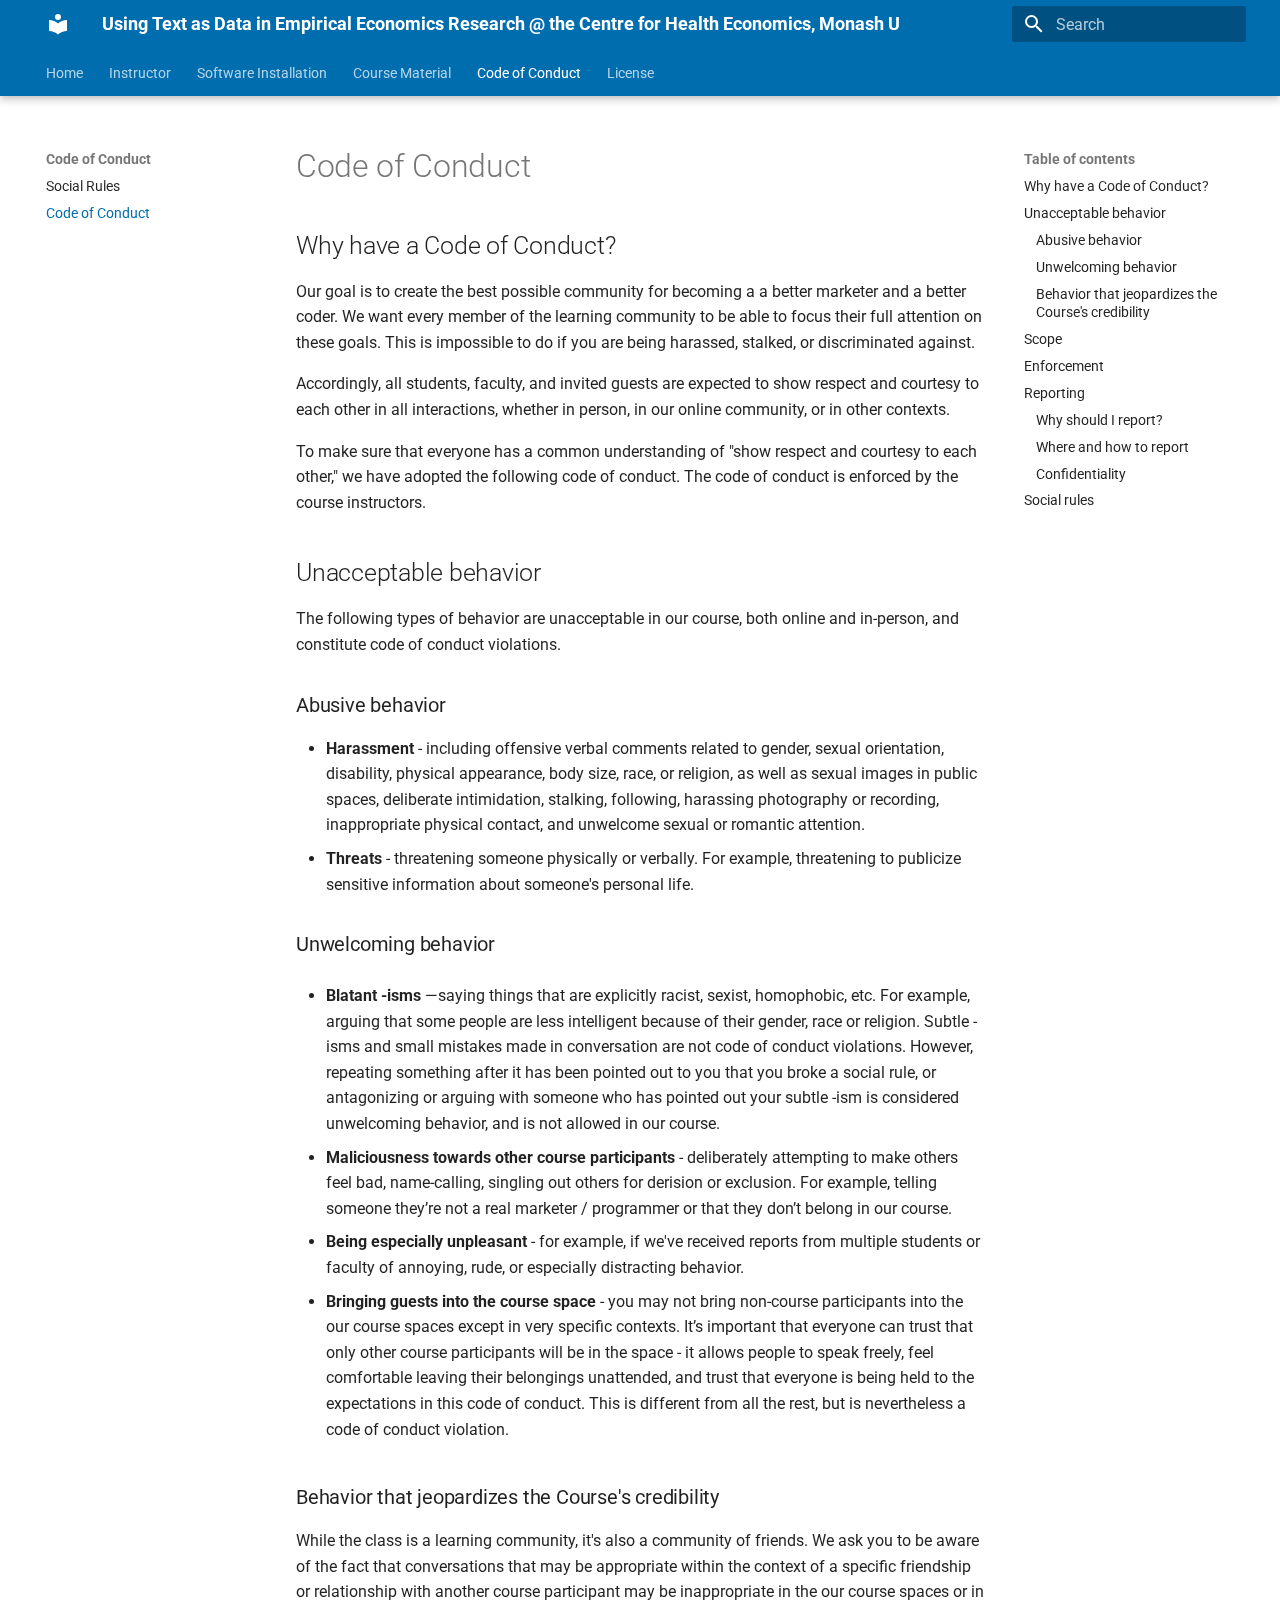
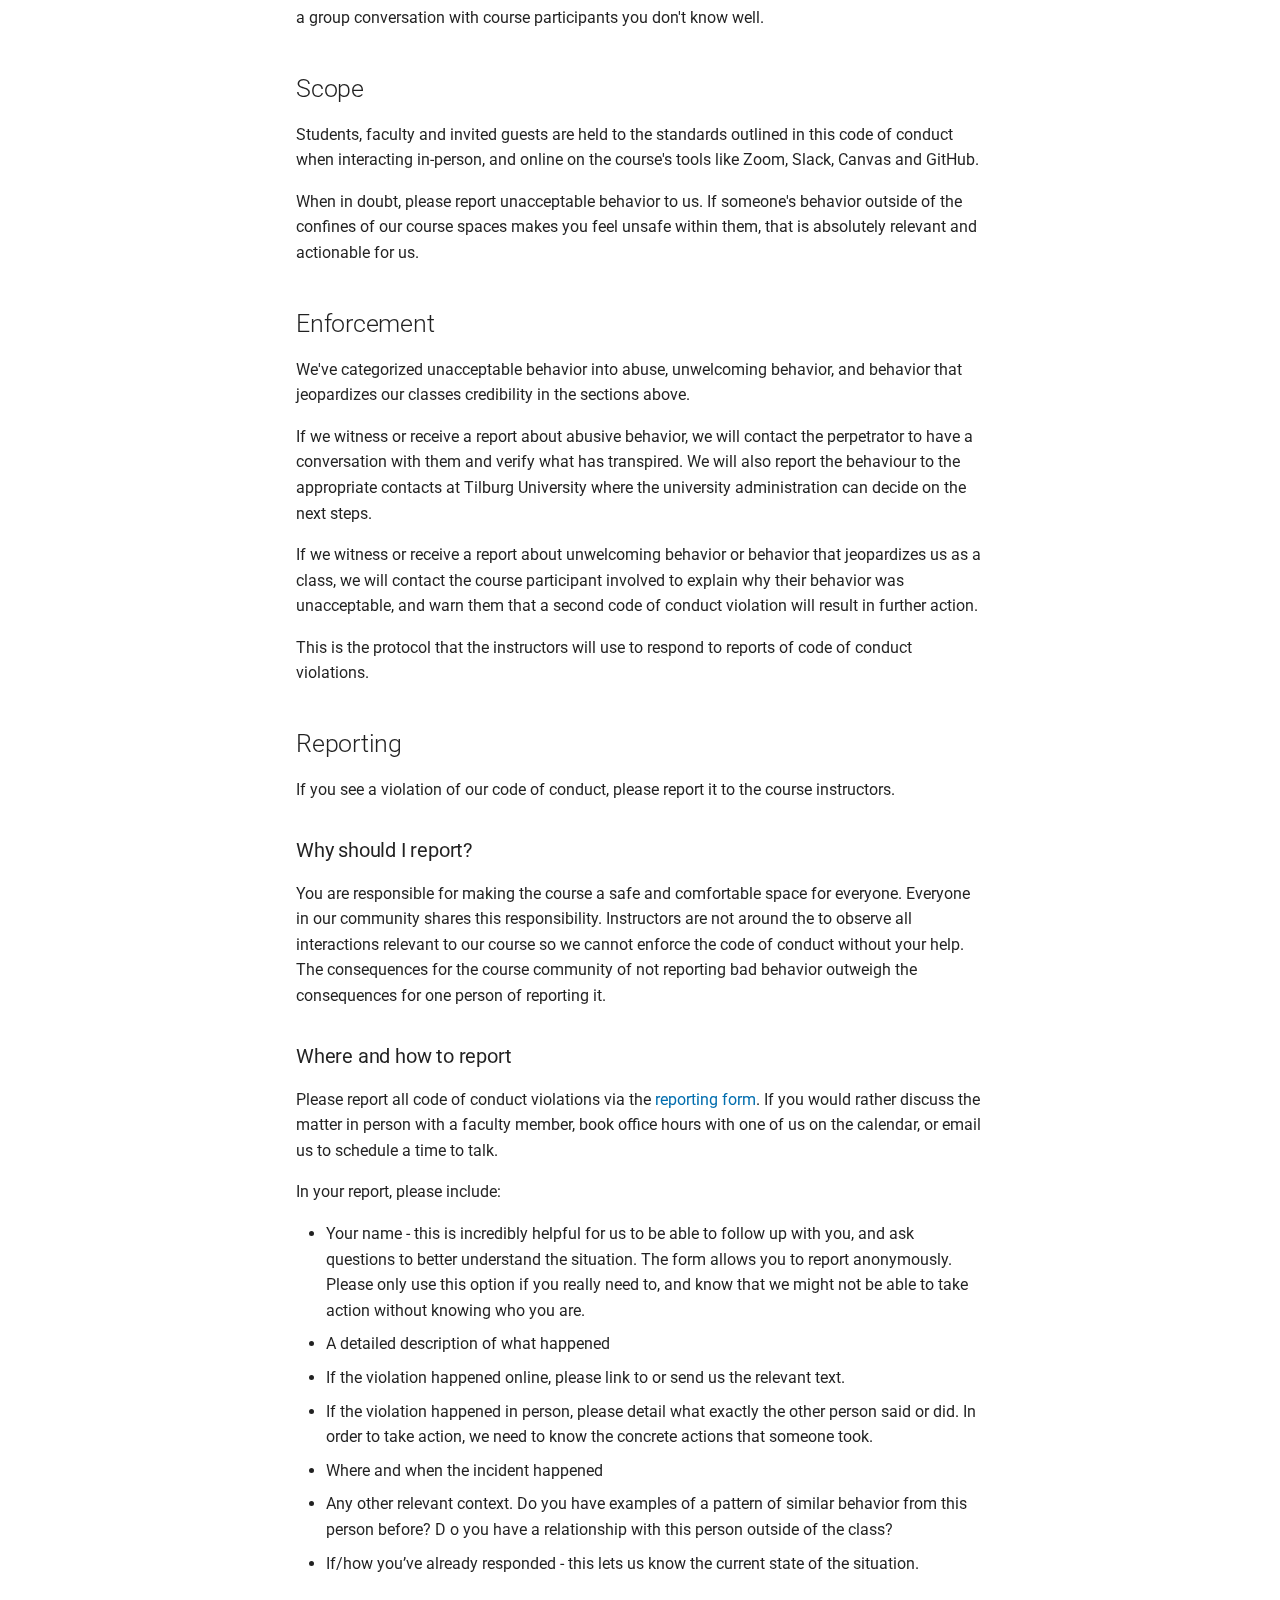
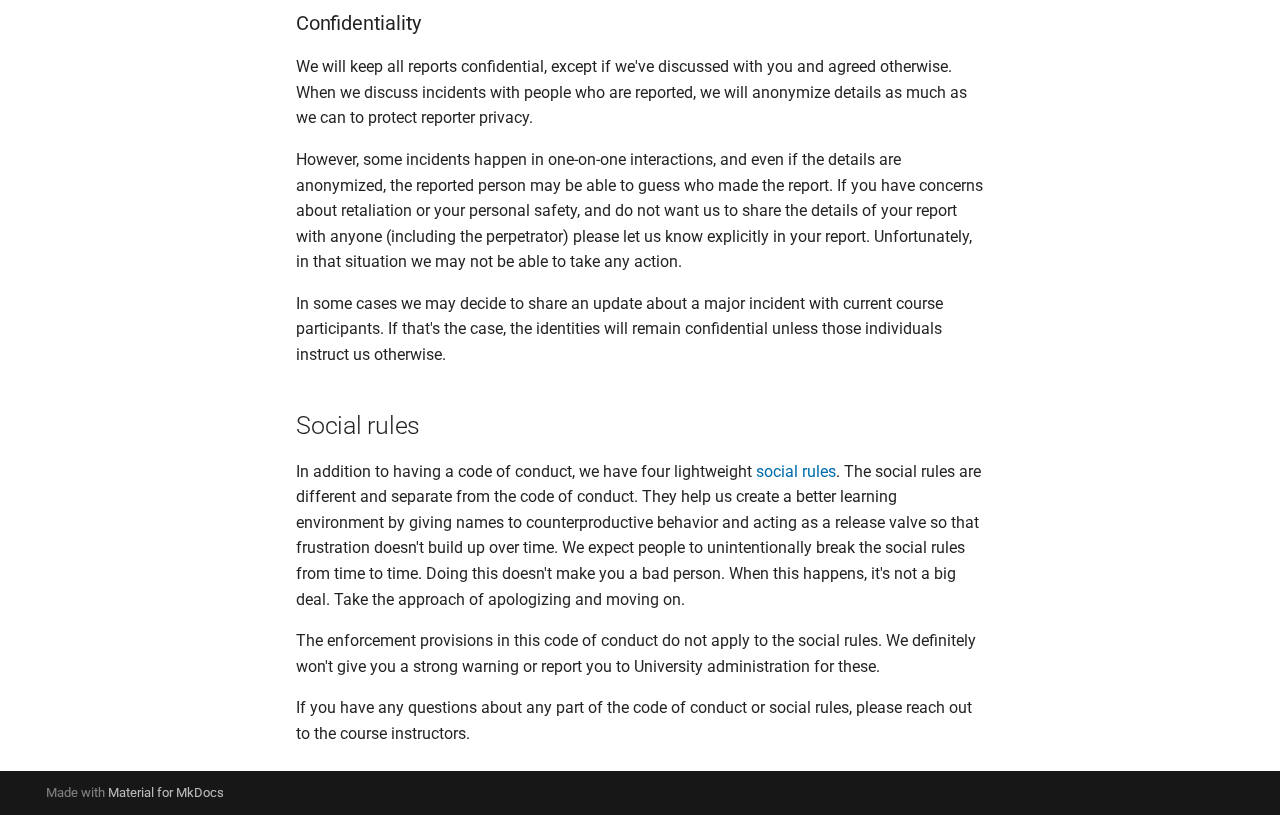
<file: conduct/conduct/index.html>
<!doctype html>
<html lang="en" class="no-js">
  <head>
    
      <meta charset="utf-8">
      <meta name="viewport" content="width=device-width,initial-scale=1">
      
      
      
      
        <link rel="prev" href="../social_rules/">
      
      
        <link rel="next" href="../../license/license/">
      
      <link rel="icon" href="../../assets/images/favicon.png">
      <meta name="generator" content="mkdocs-1.4.2, mkdocs-material-9.0.6">
    
    
      
        <title>Code of Conduct - Using Text as Data in Empirical Economics Research @ the Centre for Health Economics, Monash U</title>
      
    
    
      <link rel="stylesheet" href="../../assets/stylesheets/main.558e4712.min.css">
      
        
        <link rel="stylesheet" href="../../assets/stylesheets/palette.2505c338.min.css">
      
      

    
    
    
      
        
        
        <link rel="preconnect" href="https://fonts.gstatic.com" crossorigin>
        <link rel="stylesheet" href="https://fonts.googleapis.com/css?family=Roboto:300,300i,400,400i,700,700i%7CRoboto+Mono:400,400i,700,700i&display=fallback">
        <style>:root{--md-text-font:"Roboto";--md-code-font:"Roboto Mono"}</style>
      
    
    
      <link rel="stylesheet" href="../../stylesheets/extra.css">
    
    <script>__md_scope=new URL("../..",location),__md_hash=e=>[...e].reduce((e,_)=>(e<<5)-e+_.charCodeAt(0),0),__md_get=(e,_=localStorage,t=__md_scope)=>JSON.parse(_.getItem(t.pathname+"."+e)),__md_set=(e,_,t=localStorage,a=__md_scope)=>{try{t.setItem(a.pathname+"."+e,JSON.stringify(_))}catch(e){}}</script>
    
      

    
    
    
  </head>
  
  
    
    
    
    
    
    <body dir="ltr" data-md-color-scheme="default" data-md-color-primary="" data-md-color-accent="">
  
    
    
    <input class="md-toggle" data-md-toggle="drawer" type="checkbox" id="__drawer" autocomplete="off">
    <input class="md-toggle" data-md-toggle="search" type="checkbox" id="__search" autocomplete="off">
    <label class="md-overlay" for="__drawer"></label>
    <div data-md-component="skip">
      
        
        <a href="#why-have-a-code-of-conduct" class="md-skip">
          Skip to content
        </a>
      
    </div>
    <div data-md-component="announce">
      
    </div>
    
    
      

  

<header class="md-header md-header--lifted" data-md-component="header">
  <nav class="md-header__inner md-grid" aria-label="Header">
    <a href="../.." title="Using Text as Data in Empirical Economics Research @ the Centre for Health Economics, Monash U" class="md-header__button md-logo" aria-label="Using Text as Data in Empirical Economics Research @ the Centre for Health Economics, Monash U" data-md-component="logo">
      
  
  <svg xmlns="http://www.w3.org/2000/svg" viewBox="0 0 24 24"><path d="M12 8a3 3 0 0 0 3-3 3 3 0 0 0-3-3 3 3 0 0 0-3 3 3 3 0 0 0 3 3m0 3.54C9.64 9.35 6.5 8 3 8v11c3.5 0 6.64 1.35 9 3.54 2.36-2.19 5.5-3.54 9-3.54V8c-3.5 0-6.64 1.35-9 3.54Z"/></svg>

    </a>
    <label class="md-header__button md-icon" for="__drawer">
      <svg xmlns="http://www.w3.org/2000/svg" viewBox="0 0 24 24"><path d="M3 6h18v2H3V6m0 5h18v2H3v-2m0 5h18v2H3v-2Z"/></svg>
    </label>
    <div class="md-header__title" data-md-component="header-title">
      <div class="md-header__ellipsis">
        <div class="md-header__topic">
          <span class="md-ellipsis">
            Using Text as Data in Empirical Economics Research @ the Centre for Health Economics, Monash U
          </span>
        </div>
        <div class="md-header__topic" data-md-component="header-topic">
          <span class="md-ellipsis">
            
              Code of Conduct
            
          </span>
        </div>
      </div>
    </div>
    
    
    
      <label class="md-header__button md-icon" for="__search">
        <svg xmlns="http://www.w3.org/2000/svg" viewBox="0 0 24 24"><path d="M9.5 3A6.5 6.5 0 0 1 16 9.5c0 1.61-.59 3.09-1.56 4.23l.27.27h.79l5 5-1.5 1.5-5-5v-.79l-.27-.27A6.516 6.516 0 0 1 9.5 16 6.5 6.5 0 0 1 3 9.5 6.5 6.5 0 0 1 9.5 3m0 2C7 5 5 7 5 9.5S7 14 9.5 14 14 12 14 9.5 12 5 9.5 5Z"/></svg>
      </label>
      <div class="md-search" data-md-component="search" role="dialog">
  <label class="md-search__overlay" for="__search"></label>
  <div class="md-search__inner" role="search">
    <form class="md-search__form" name="search">
      <input type="text" class="md-search__input" name="query" aria-label="Search" placeholder="Search" autocapitalize="off" autocorrect="off" autocomplete="off" spellcheck="false" data-md-component="search-query" required>
      <label class="md-search__icon md-icon" for="__search">
        <svg xmlns="http://www.w3.org/2000/svg" viewBox="0 0 24 24"><path d="M9.5 3A6.5 6.5 0 0 1 16 9.5c0 1.61-.59 3.09-1.56 4.23l.27.27h.79l5 5-1.5 1.5-5-5v-.79l-.27-.27A6.516 6.516 0 0 1 9.5 16 6.5 6.5 0 0 1 3 9.5 6.5 6.5 0 0 1 9.5 3m0 2C7 5 5 7 5 9.5S7 14 9.5 14 14 12 14 9.5 12 5 9.5 5Z"/></svg>
        <svg xmlns="http://www.w3.org/2000/svg" viewBox="0 0 24 24"><path d="M20 11v2H8l5.5 5.5-1.42 1.42L4.16 12l7.92-7.92L13.5 5.5 8 11h12Z"/></svg>
      </label>
      <nav class="md-search__options" aria-label="Search">
        
        <button type="reset" class="md-search__icon md-icon" title="Clear" aria-label="Clear" tabindex="-1">
          <svg xmlns="http://www.w3.org/2000/svg" viewBox="0 0 24 24"><path d="M19 6.41 17.59 5 12 10.59 6.41 5 5 6.41 10.59 12 5 17.59 6.41 19 12 13.41 17.59 19 19 17.59 13.41 12 19 6.41Z"/></svg>
        </button>
      </nav>
      
    </form>
    <div class="md-search__output">
      <div class="md-search__scrollwrap" data-md-scrollfix>
        <div class="md-search-result" data-md-component="search-result">
          <div class="md-search-result__meta">
            Initializing search
          </div>
          <ol class="md-search-result__list" role="presentation"></ol>
        </div>
      </div>
    </div>
  </div>
</div>
    
    
  </nav>
  
    
      
<nav class="md-tabs" aria-label="Tabs" data-md-component="tabs">
  <div class="md-tabs__inner md-grid">
    <ul class="md-tabs__list">
      
        
  
  


  <li class="md-tabs__item">
    <a href="../.." class="md-tabs__link">
      Home
    </a>
  </li>

      
        
  
  


  <li class="md-tabs__item">
    <a href="../../instructor/" class="md-tabs__link">
      Instructor
    </a>
  </li>

      
        
  
  


  <li class="md-tabs__item">
    <a href="../../installation/" class="md-tabs__link">
      Software Installation
    </a>
  </li>

      
        
  
  


  <li class="md-tabs__item">
    <a href="../../course_material/" class="md-tabs__link">
      Course Material
    </a>
  </li>

      
        
  
  
    
  


  
  
  
    <li class="md-tabs__item">
      <a href="../social_rules/" class="md-tabs__link md-tabs__link--active">
        Code of Conduct
      </a>
    </li>
  

      
        
  
  


  
  
  
    <li class="md-tabs__item">
      <a href="../../license/license/" class="md-tabs__link">
        License
      </a>
    </li>
  

      
    </ul>
  </div>
</nav>
    
  
</header>
    
    <div class="md-container" data-md-component="container">
      
      
        
      
      <main class="md-main" data-md-component="main">
        <div class="md-main__inner md-grid">
          
            
              
              <div class="md-sidebar md-sidebar--primary" data-md-component="sidebar" data-md-type="navigation" >
                <div class="md-sidebar__scrollwrap">
                  <div class="md-sidebar__inner">
                    

  


<nav class="md-nav md-nav--primary md-nav--lifted" aria-label="Navigation" data-md-level="0">
  <label class="md-nav__title" for="__drawer">
    <a href="../.." title="Using Text as Data in Empirical Economics Research @ the Centre for Health Economics, Monash U" class="md-nav__button md-logo" aria-label="Using Text as Data in Empirical Economics Research @ the Centre for Health Economics, Monash U" data-md-component="logo">
      
  
  <svg xmlns="http://www.w3.org/2000/svg" viewBox="0 0 24 24"><path d="M12 8a3 3 0 0 0 3-3 3 3 0 0 0-3-3 3 3 0 0 0-3 3 3 3 0 0 0 3 3m0 3.54C9.64 9.35 6.5 8 3 8v11c3.5 0 6.64 1.35 9 3.54 2.36-2.19 5.5-3.54 9-3.54V8c-3.5 0-6.64 1.35-9 3.54Z"/></svg>

    </a>
    Using Text as Data in Empirical Economics Research @ the Centre for Health Economics, Monash U
  </label>
  
  <ul class="md-nav__list" data-md-scrollfix>
    
      
      
      

  
  
  
    <li class="md-nav__item">
      <a href="../.." class="md-nav__link">
        Home
      </a>
    </li>
  

    
      
      
      

  
  
  
    <li class="md-nav__item">
      <a href="../../instructor/" class="md-nav__link">
        Instructor
      </a>
    </li>
  

    
      
      
      

  
  
  
    <li class="md-nav__item">
      <a href="../../installation/" class="md-nav__link">
        Software Installation
      </a>
    </li>
  

    
      
      
      

  
  
  
    <li class="md-nav__item">
      <a href="../../course_material/" class="md-nav__link">
        Course Material
      </a>
    </li>
  

    
      
      
      

  
  
    
  
  
    
    <li class="md-nav__item md-nav__item--active md-nav__item--nested">
      
      
      
      
      <input class="md-nav__toggle md-toggle " data-md-toggle="__nav_5" type="checkbox" id="__nav_5" checked>
      
      
      
        <label class="md-nav__link" for="__nav_5" tabindex="0" aria-expanded="true">
          Code of Conduct
          <span class="md-nav__icon md-icon"></span>
        </label>
      
      <nav class="md-nav" aria-label="Code of Conduct" data-md-level="1">
        <label class="md-nav__title" for="__nav_5">
          <span class="md-nav__icon md-icon"></span>
          Code of Conduct
        </label>
        <ul class="md-nav__list" data-md-scrollfix>
          
            
              
  
  
  
    <li class="md-nav__item">
      <a href="../social_rules/" class="md-nav__link">
        Social Rules
      </a>
    </li>
  

            
          
            
              
  
  
    
  
  
    <li class="md-nav__item md-nav__item--active">
      
      <input class="md-nav__toggle md-toggle" data-md-toggle="toc" type="checkbox" id="__toc">
      
      
      
        <label class="md-nav__link md-nav__link--active" for="__toc">
          Code of Conduct
          <span class="md-nav__icon md-icon"></span>
        </label>
      
      <a href="./" class="md-nav__link md-nav__link--active">
        Code of Conduct
      </a>
      
        

<nav class="md-nav md-nav--secondary" aria-label="Table of contents">
  
  
  
  
    <label class="md-nav__title" for="__toc">
      <span class="md-nav__icon md-icon"></span>
      Table of contents
    </label>
    <ul class="md-nav__list" data-md-component="toc" data-md-scrollfix>
      
        <li class="md-nav__item">
  <a href="#why-have-a-code-of-conduct" class="md-nav__link">
    Why have a Code of Conduct?
  </a>
  
</li>
      
        <li class="md-nav__item">
  <a href="#unacceptable-behavior" class="md-nav__link">
    Unacceptable behavior
  </a>
  
    <nav class="md-nav" aria-label="Unacceptable behavior">
      <ul class="md-nav__list">
        
          <li class="md-nav__item">
  <a href="#abusive-behavior" class="md-nav__link">
    Abusive behavior
  </a>
  
</li>
        
          <li class="md-nav__item">
  <a href="#unwelcoming-behavior" class="md-nav__link">
    Unwelcoming behavior
  </a>
  
</li>
        
          <li class="md-nav__item">
  <a href="#behavior-that-jeopardizes-the-courses-credibility" class="md-nav__link">
    Behavior that jeopardizes the Course's credibility
  </a>
  
</li>
        
      </ul>
    </nav>
  
</li>
      
        <li class="md-nav__item">
  <a href="#scope" class="md-nav__link">
    Scope
  </a>
  
</li>
      
        <li class="md-nav__item">
  <a href="#enforcement" class="md-nav__link">
    Enforcement
  </a>
  
</li>
      
        <li class="md-nav__item">
  <a href="#reporting" class="md-nav__link">
    Reporting
  </a>
  
    <nav class="md-nav" aria-label="Reporting">
      <ul class="md-nav__list">
        
          <li class="md-nav__item">
  <a href="#why-should-i-report" class="md-nav__link">
    Why should I report?
  </a>
  
</li>
        
          <li class="md-nav__item">
  <a href="#where-and-how-to-report" class="md-nav__link">
    Where and how to report
  </a>
  
</li>
        
          <li class="md-nav__item">
  <a href="#confidentiality" class="md-nav__link">
    Confidentiality
  </a>
  
</li>
        
      </ul>
    </nav>
  
</li>
      
        <li class="md-nav__item">
  <a href="#social-rules" class="md-nav__link">
    Social rules
  </a>
  
</li>
      
    </ul>
  
</nav>
      
    </li>
  

            
          
        </ul>
      </nav>
    </li>
  

    
      
      
      

  
  
  
    
    <li class="md-nav__item md-nav__item--nested">
      
      
      
      
      <input class="md-nav__toggle md-toggle " data-md-toggle="__nav_6" type="checkbox" id="__nav_6" >
      
      
      
        <label class="md-nav__link" for="__nav_6" tabindex="0" aria-expanded="false">
          License
          <span class="md-nav__icon md-icon"></span>
        </label>
      
      <nav class="md-nav" aria-label="License" data-md-level="1">
        <label class="md-nav__title" for="__nav_6">
          <span class="md-nav__icon md-icon"></span>
          License
        </label>
        <ul class="md-nav__list" data-md-scrollfix>
          
            
              
  
  
  
    <li class="md-nav__item">
      <a href="../../license/license/" class="md-nav__link">
        License
      </a>
    </li>
  

            
          
            
              
  
  
  
    <li class="md-nav__item">
      <a href="../../license/citation.md" class="md-nav__link">
        Citation
      </a>
    </li>
  

            
          
        </ul>
      </nav>
    </li>
  

    
  </ul>
</nav>
                  </div>
                </div>
              </div>
            
            
              
              <div class="md-sidebar md-sidebar--secondary" data-md-component="sidebar" data-md-type="toc" >
                <div class="md-sidebar__scrollwrap">
                  <div class="md-sidebar__inner">
                    

<nav class="md-nav md-nav--secondary" aria-label="Table of contents">
  
  
  
  
    <label class="md-nav__title" for="__toc">
      <span class="md-nav__icon md-icon"></span>
      Table of contents
    </label>
    <ul class="md-nav__list" data-md-component="toc" data-md-scrollfix>
      
        <li class="md-nav__item">
  <a href="#why-have-a-code-of-conduct" class="md-nav__link">
    Why have a Code of Conduct?
  </a>
  
</li>
      
        <li class="md-nav__item">
  <a href="#unacceptable-behavior" class="md-nav__link">
    Unacceptable behavior
  </a>
  
    <nav class="md-nav" aria-label="Unacceptable behavior">
      <ul class="md-nav__list">
        
          <li class="md-nav__item">
  <a href="#abusive-behavior" class="md-nav__link">
    Abusive behavior
  </a>
  
</li>
        
          <li class="md-nav__item">
  <a href="#unwelcoming-behavior" class="md-nav__link">
    Unwelcoming behavior
  </a>
  
</li>
        
          <li class="md-nav__item">
  <a href="#behavior-that-jeopardizes-the-courses-credibility" class="md-nav__link">
    Behavior that jeopardizes the Course's credibility
  </a>
  
</li>
        
      </ul>
    </nav>
  
</li>
      
        <li class="md-nav__item">
  <a href="#scope" class="md-nav__link">
    Scope
  </a>
  
</li>
      
        <li class="md-nav__item">
  <a href="#enforcement" class="md-nav__link">
    Enforcement
  </a>
  
</li>
      
        <li class="md-nav__item">
  <a href="#reporting" class="md-nav__link">
    Reporting
  </a>
  
    <nav class="md-nav" aria-label="Reporting">
      <ul class="md-nav__list">
        
          <li class="md-nav__item">
  <a href="#why-should-i-report" class="md-nav__link">
    Why should I report?
  </a>
  
</li>
        
          <li class="md-nav__item">
  <a href="#where-and-how-to-report" class="md-nav__link">
    Where and how to report
  </a>
  
</li>
        
          <li class="md-nav__item">
  <a href="#confidentiality" class="md-nav__link">
    Confidentiality
  </a>
  
</li>
        
      </ul>
    </nav>
  
</li>
      
        <li class="md-nav__item">
  <a href="#social-rules" class="md-nav__link">
    Social rules
  </a>
  
</li>
      
    </ul>
  
</nav>
                  </div>
                </div>
              </div>
            
          
          
            <div class="md-content" data-md-component="content">
              <article class="md-content__inner md-typeset">
                
                  



  <h1>Code of Conduct</h1>

<h2 id="why-have-a-code-of-conduct">Why have a Code of Conduct?</h2>
<p>Our goal is to create the best possible community for becoming a a better marketer and a better coder. 
We want every member of the learning community to be able to focus their full attention on these goals.
This is impossible to do if you are being harassed, stalked, or discriminated against.</p>
<p>Accordingly, all students, faculty, and invited guests are expected to show respect and courtesy to each other in all interactions, whether in person, in our online community, or in other contexts.</p>
<p>To make sure that everyone has a common understanding of "show respect and courtesy to each other," we have adopted the following code of conduct. 
The code of conduct is enforced by the course instructors.</p>
<h2 id="unacceptable-behavior">Unacceptable behavior</h2>
<p>The following types of behavior are unacceptable in our course, both online and in-person, and constitute code of conduct violations.</p>
<h3 id="abusive-behavior">Abusive behavior</h3>
<ul>
<li><strong>Harassment</strong> - including offensive verbal comments related to gender, sexual orientation, disability, physical appearance, body size, race, or religion, as well as sexual images in public spaces, deliberate intimidation, stalking, following, harassing photography or recording, inappropriate physical contact, and unwelcome sexual or romantic attention.</li>
<li><strong>Threats</strong>  - threatening someone physically or verbally. 
  For example, threatening to publicize sensitive information about someone's personal life.</li>
</ul>
<h3 id="unwelcoming-behavior">Unwelcoming behavior</h3>
<ul>
<li>
<p><strong>Blatant -isms</strong> —saying things that are explicitly racist, sexist, homophobic, etc. For example, arguing that some people are less intelligent because of their gender, race or religion. 
  Subtle -isms and small mistakes made in conversation are not code of conduct violations. 
  However, repeating something after it has been pointed out to you that you broke a social rule, or antagonizing or arguing with someone who has pointed out your subtle -ism is considered unwelcoming behavior, and is not allowed in our course.</p>
</li>
<li>
<p><strong>Maliciousness towards other course participants</strong>  - deliberately attempting to make others feel bad, name-calling, singling out others for derision or exclusion. 
  For example, telling someone they’re not a real marketer / programmer or that they don’t belong in our course.</p>
</li>
<li>
<p><strong>Being especially unpleasant</strong> - for example, if we've received reports from multiple students or faculty of annoying, rude, or especially distracting behavior.</p>
</li>
<li>
<p><strong>Bringing guests into the course space</strong>  - you may not bring non-course participants into the our course spaces except in very specific contexts.
  It’s important that everyone can trust that only other course participants will be in the space - it allows people to speak freely, feel comfortable leaving their belongings unattended, and trust that everyone is being held to the expectations in this code of conduct. 
  This is different from all the rest, but is nevertheless a code of conduct violation.</p>
</li>
</ul>
<h3 id="behavior-that-jeopardizes-the-courses-credibility">Behavior that jeopardizes the Course's credibility</h3>
<p>While the class is a learning community, it's also a community of friends. 
We ask you to be aware of the fact that conversations that may be appropriate within the context of a specific friendship or relationship with another course participant may be inappropriate in the our course spaces or in a group conversation with course participants you don't know well.</p>
<h2 id="scope">Scope</h2>
<p>Students, faculty and invited guests are held to the standards outlined in this code of conduct when interacting in-person, and online on the course's tools like Zoom, Slack, Canvas and GitHub.</p>
<p>When in doubt, please report unacceptable behavior to us. 
If someone's behavior outside of the confines of our course spaces makes you feel unsafe within them, that is absolutely relevant and actionable for us.</p>
<h2 id="enforcement">Enforcement</h2>
<p>We've categorized unacceptable behavior into abuse, unwelcoming behavior, and behavior that jeopardizes our classes credibility in the sections above.</p>
<p>If we witness or receive a report about abusive behavior, we will contact the perpetrator to have a conversation with them and verify what has transpired.
We will also report the behaviour to the appropriate contacts at Tilburg University where the university administration can decide on the next steps.</p>
<p>If we witness or receive a report about unwelcoming behavior or behavior that jeopardizes us as a class, we will contact the course participant involved to explain why their behavior was unacceptable, and warn them that a second code of conduct violation will result in further action.</p>
<p>This is the protocol that the instructors will use to respond to reports of code of conduct violations.</p>
<h2 id="reporting">Reporting</h2>
<p>If you see a violation of our code of conduct, please report it to the course instructors.</p>
<h3 id="why-should-i-report">Why should I report?</h3>
<p>You are responsible for making the course a safe and comfortable space for everyone. 
Everyone in our community shares this responsibility. 
Instructors are not around the to observe all interactions relevant to our course so we cannot enforce the code of conduct without your help.
The consequences for the course community of not reporting bad behavior outweigh the consequences for one person of reporting it. </p>
<h3 id="where-and-how-to-report">Where and how to report</h3>
<p>Please report all code of conduct violations via the <a href="https://forms.gle/4gUq34QgsyhPGgFC6">reporting form</a>. 
If you would rather discuss the matter in person with a faculty member, book office hours with one of us on the calendar, or email us to schedule a time to talk.</p>
<p>In your report, please include:</p>
<ul>
<li>Your name - this is incredibly helpful for us to be able to follow up with you, and ask questions to better understand the situation. 
  The form allows you to report anonymously. 
  Please only use this option if you really need to, and know that we might not be able to take action without knowing who you are. </li>
<li>A detailed description of what happened</li>
<li>If the violation happened online, please link to or send us the relevant text.</li>
<li>If the violation happened in person, please detail what exactly the other person said or did. 
  In order to take action, we need to know the concrete actions that someone took.</li>
<li>Where and when the incident happened</li>
<li>Any other relevant context. 
  Do you have examples of a pattern of similar behavior from this person before? D
  o you have a relationship with this person outside of the class?</li>
<li>If/how you’ve already responded - this lets us know the current state of the situation.</li>
</ul>
<h3 id="confidentiality">Confidentiality</h3>
<p>We will keep all reports confidential, except if we've discussed with you and agreed otherwise. 
When we discuss incidents with people who are reported, we will anonymize details as much as we can to protect reporter privacy.</p>
<p>However, some incidents happen in one-on-one interactions, and even if the details are anonymized, the reported person may be able to guess who made the report. 
If you have concerns about retaliation or your personal safety, and do not want us to share the details of your report with anyone (including the perpetrator) please let us know explicitly in your report. 
Unfortunately, in that situation we may not be able to take any action.</p>
<p>In some cases we may decide to share an update about a major incident with current course participants.
If that's the case, the identities will remain confidential unless those individuals instruct us otherwise.</p>
<h2 id="social-rules">Social rules</h2>
<p>In addition to having a code of conduct, we have four lightweight <a href="../social_rules">social rules</a>. 
The social rules are different and separate from the code of conduct. 
They help us create a better learning environment by giving names to counterproductive behavior and acting as a release valve so that frustration doesn't build up over time. 
We expect people to unintentionally break the social rules from time to time. 
Doing this doesn't make you a bad person. 
When this happens, it's not a big deal.
Take the approach of apologizing and moving on.</p>
<p>The enforcement provisions in this code of conduct do not apply to the social rules. 
We definitely won't give you a strong warning or report you to University administration for these.</p>
<p>If you have any questions about any part of the code of conduct or social rules, please reach out to the course instructors.</p>





                
              </article>
            </div>
          
          
        </div>
        
      </main>
      
        <footer class="md-footer">
  
  <div class="md-footer-meta md-typeset">
    <div class="md-footer-meta__inner md-grid">
      <div class="md-copyright">
  
  
    Made with
    <a href="https://squidfunk.github.io/mkdocs-material/" target="_blank" rel="noopener">
      Material for MkDocs
    </a>
  
</div>
      
    </div>
  </div>
</footer>
      
    </div>
    <div class="md-dialog" data-md-component="dialog">
      <div class="md-dialog__inner md-typeset"></div>
    </div>
    
    <script id="__config" type="application/json">{"base": "../..", "features": ["navigation.tabs", "navigation.tabs.sticky"], "search": "../../assets/javascripts/workers/search.e5c33ebb.min.js", "translations": {"clipboard.copied": "Copied to clipboard", "clipboard.copy": "Copy to clipboard", "search.result.more.one": "1 more on this page", "search.result.more.other": "# more on this page", "search.result.none": "No matching documents", "search.result.one": "1 matching document", "search.result.other": "# matching documents", "search.result.placeholder": "Type to start searching", "search.result.term.missing": "Missing", "select.version": "Select version"}}</script>
    
    
      <script src="../../assets/javascripts/bundle.51d95adb.min.js"></script>
      
    
  </body>
</html>
</file>
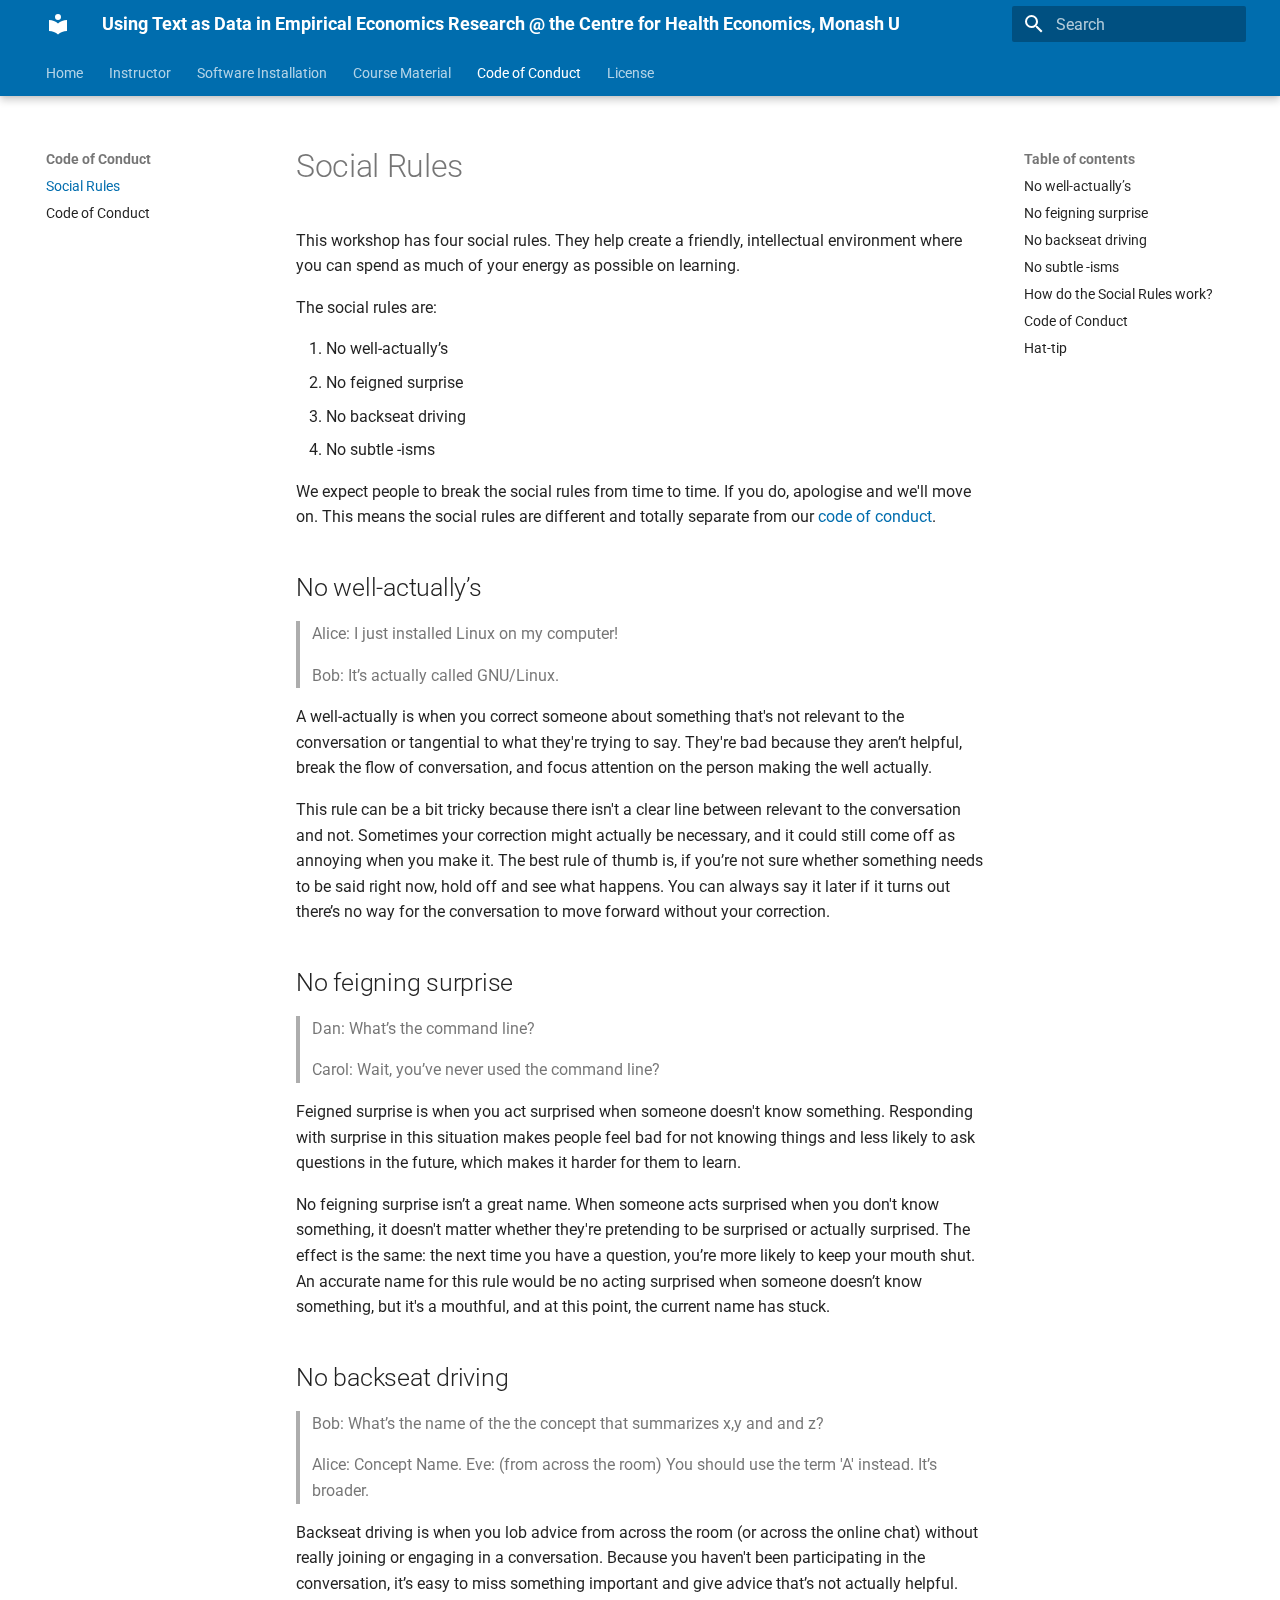
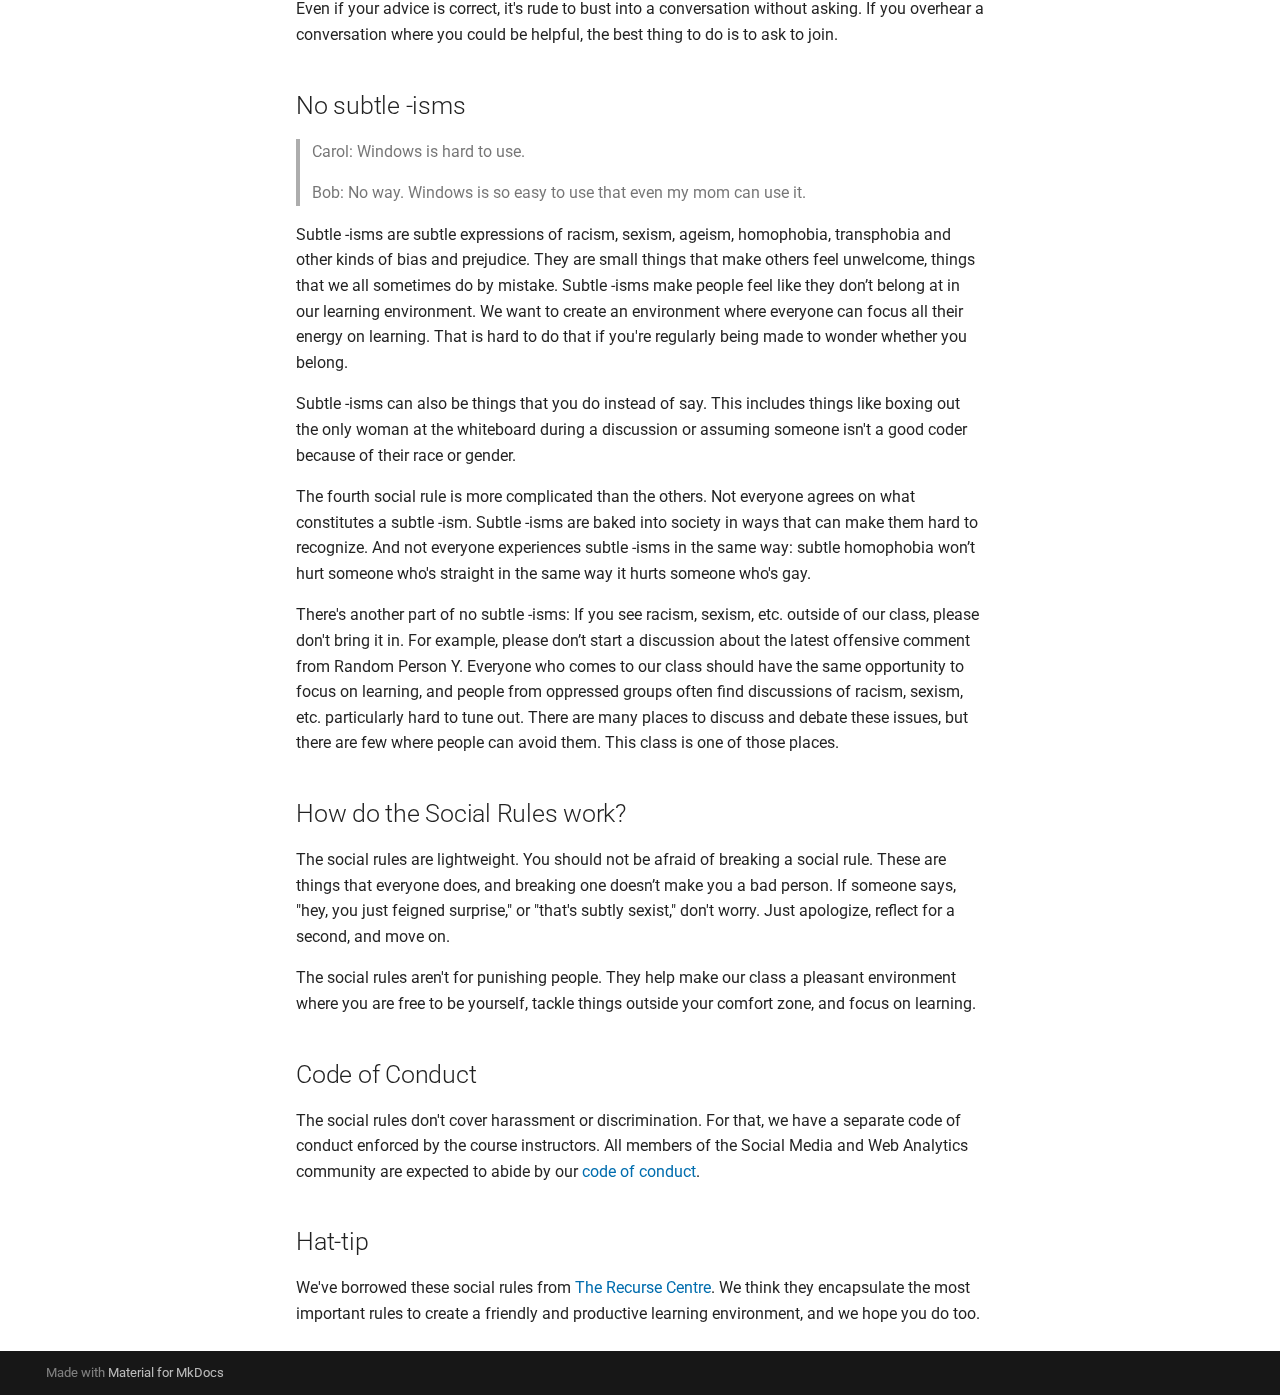
<file: conduct/social_rules/index.html>
<!doctype html>
<html lang="en" class="no-js">
  <head>
    
      <meta charset="utf-8">
      <meta name="viewport" content="width=device-width,initial-scale=1">
      
      
      
      
        <link rel="prev" href="../../course_material/">
      
      
        <link rel="next" href="../conduct/">
      
      <link rel="icon" href="../../assets/images/favicon.png">
      <meta name="generator" content="mkdocs-1.4.2, mkdocs-material-9.0.6">
    
    
      
        <title>Social Rules - Using Text as Data in Empirical Economics Research @ the Centre for Health Economics, Monash U</title>
      
    
    
      <link rel="stylesheet" href="../../assets/stylesheets/main.558e4712.min.css">
      
        
        <link rel="stylesheet" href="../../assets/stylesheets/palette.2505c338.min.css">
      
      

    
    
    
      
        
        
        <link rel="preconnect" href="https://fonts.gstatic.com" crossorigin>
        <link rel="stylesheet" href="https://fonts.googleapis.com/css?family=Roboto:300,300i,400,400i,700,700i%7CRoboto+Mono:400,400i,700,700i&display=fallback">
        <style>:root{--md-text-font:"Roboto";--md-code-font:"Roboto Mono"}</style>
      
    
    
      <link rel="stylesheet" href="../../stylesheets/extra.css">
    
    <script>__md_scope=new URL("../..",location),__md_hash=e=>[...e].reduce((e,_)=>(e<<5)-e+_.charCodeAt(0),0),__md_get=(e,_=localStorage,t=__md_scope)=>JSON.parse(_.getItem(t.pathname+"."+e)),__md_set=(e,_,t=localStorage,a=__md_scope)=>{try{t.setItem(a.pathname+"."+e,JSON.stringify(_))}catch(e){}}</script>
    
      

    
    
    
  </head>
  
  
    
    
    
    
    
    <body dir="ltr" data-md-color-scheme="default" data-md-color-primary="" data-md-color-accent="">
  
    
    
    <input class="md-toggle" data-md-toggle="drawer" type="checkbox" id="__drawer" autocomplete="off">
    <input class="md-toggle" data-md-toggle="search" type="checkbox" id="__search" autocomplete="off">
    <label class="md-overlay" for="__drawer"></label>
    <div data-md-component="skip">
      
        
        <a href="#social-rules" class="md-skip">
          Skip to content
        </a>
      
    </div>
    <div data-md-component="announce">
      
    </div>
    
    
      

  

<header class="md-header md-header--lifted" data-md-component="header">
  <nav class="md-header__inner md-grid" aria-label="Header">
    <a href="../.." title="Using Text as Data in Empirical Economics Research @ the Centre for Health Economics, Monash U" class="md-header__button md-logo" aria-label="Using Text as Data in Empirical Economics Research @ the Centre for Health Economics, Monash U" data-md-component="logo">
      
  
  <svg xmlns="http://www.w3.org/2000/svg" viewBox="0 0 24 24"><path d="M12 8a3 3 0 0 0 3-3 3 3 0 0 0-3-3 3 3 0 0 0-3 3 3 3 0 0 0 3 3m0 3.54C9.64 9.35 6.5 8 3 8v11c3.5 0 6.64 1.35 9 3.54 2.36-2.19 5.5-3.54 9-3.54V8c-3.5 0-6.64 1.35-9 3.54Z"/></svg>

    </a>
    <label class="md-header__button md-icon" for="__drawer">
      <svg xmlns="http://www.w3.org/2000/svg" viewBox="0 0 24 24"><path d="M3 6h18v2H3V6m0 5h18v2H3v-2m0 5h18v2H3v-2Z"/></svg>
    </label>
    <div class="md-header__title" data-md-component="header-title">
      <div class="md-header__ellipsis">
        <div class="md-header__topic">
          <span class="md-ellipsis">
            Using Text as Data in Empirical Economics Research @ the Centre for Health Economics, Monash U
          </span>
        </div>
        <div class="md-header__topic" data-md-component="header-topic">
          <span class="md-ellipsis">
            
              Social Rules
            
          </span>
        </div>
      </div>
    </div>
    
    
    
      <label class="md-header__button md-icon" for="__search">
        <svg xmlns="http://www.w3.org/2000/svg" viewBox="0 0 24 24"><path d="M9.5 3A6.5 6.5 0 0 1 16 9.5c0 1.61-.59 3.09-1.56 4.23l.27.27h.79l5 5-1.5 1.5-5-5v-.79l-.27-.27A6.516 6.516 0 0 1 9.5 16 6.5 6.5 0 0 1 3 9.5 6.5 6.5 0 0 1 9.5 3m0 2C7 5 5 7 5 9.5S7 14 9.5 14 14 12 14 9.5 12 5 9.5 5Z"/></svg>
      </label>
      <div class="md-search" data-md-component="search" role="dialog">
  <label class="md-search__overlay" for="__search"></label>
  <div class="md-search__inner" role="search">
    <form class="md-search__form" name="search">
      <input type="text" class="md-search__input" name="query" aria-label="Search" placeholder="Search" autocapitalize="off" autocorrect="off" autocomplete="off" spellcheck="false" data-md-component="search-query" required>
      <label class="md-search__icon md-icon" for="__search">
        <svg xmlns="http://www.w3.org/2000/svg" viewBox="0 0 24 24"><path d="M9.5 3A6.5 6.5 0 0 1 16 9.5c0 1.61-.59 3.09-1.56 4.23l.27.27h.79l5 5-1.5 1.5-5-5v-.79l-.27-.27A6.516 6.516 0 0 1 9.5 16 6.5 6.5 0 0 1 3 9.5 6.5 6.5 0 0 1 9.5 3m0 2C7 5 5 7 5 9.5S7 14 9.5 14 14 12 14 9.5 12 5 9.5 5Z"/></svg>
        <svg xmlns="http://www.w3.org/2000/svg" viewBox="0 0 24 24"><path d="M20 11v2H8l5.5 5.5-1.42 1.42L4.16 12l7.92-7.92L13.5 5.5 8 11h12Z"/></svg>
      </label>
      <nav class="md-search__options" aria-label="Search">
        
        <button type="reset" class="md-search__icon md-icon" title="Clear" aria-label="Clear" tabindex="-1">
          <svg xmlns="http://www.w3.org/2000/svg" viewBox="0 0 24 24"><path d="M19 6.41 17.59 5 12 10.59 6.41 5 5 6.41 10.59 12 5 17.59 6.41 19 12 13.41 17.59 19 19 17.59 13.41 12 19 6.41Z"/></svg>
        </button>
      </nav>
      
    </form>
    <div class="md-search__output">
      <div class="md-search__scrollwrap" data-md-scrollfix>
        <div class="md-search-result" data-md-component="search-result">
          <div class="md-search-result__meta">
            Initializing search
          </div>
          <ol class="md-search-result__list" role="presentation"></ol>
        </div>
      </div>
    </div>
  </div>
</div>
    
    
  </nav>
  
    
      
<nav class="md-tabs" aria-label="Tabs" data-md-component="tabs">
  <div class="md-tabs__inner md-grid">
    <ul class="md-tabs__list">
      
        
  
  


  <li class="md-tabs__item">
    <a href="../.." class="md-tabs__link">
      Home
    </a>
  </li>

      
        
  
  


  <li class="md-tabs__item">
    <a href="../../instructor/" class="md-tabs__link">
      Instructor
    </a>
  </li>

      
        
  
  


  <li class="md-tabs__item">
    <a href="../../installation/" class="md-tabs__link">
      Software Installation
    </a>
  </li>

      
        
  
  


  <li class="md-tabs__item">
    <a href="../../course_material/" class="md-tabs__link">
      Course Material
    </a>
  </li>

      
        
  
  
    
  


  
  
  
    <li class="md-tabs__item">
      <a href="./" class="md-tabs__link md-tabs__link--active">
        Code of Conduct
      </a>
    </li>
  

      
        
  
  


  
  
  
    <li class="md-tabs__item">
      <a href="../../license/license/" class="md-tabs__link">
        License
      </a>
    </li>
  

      
    </ul>
  </div>
</nav>
    
  
</header>
    
    <div class="md-container" data-md-component="container">
      
      
        
      
      <main class="md-main" data-md-component="main">
        <div class="md-main__inner md-grid">
          
            
              
              <div class="md-sidebar md-sidebar--primary" data-md-component="sidebar" data-md-type="navigation" >
                <div class="md-sidebar__scrollwrap">
                  <div class="md-sidebar__inner">
                    

  


<nav class="md-nav md-nav--primary md-nav--lifted" aria-label="Navigation" data-md-level="0">
  <label class="md-nav__title" for="__drawer">
    <a href="../.." title="Using Text as Data in Empirical Economics Research @ the Centre for Health Economics, Monash U" class="md-nav__button md-logo" aria-label="Using Text as Data in Empirical Economics Research @ the Centre for Health Economics, Monash U" data-md-component="logo">
      
  
  <svg xmlns="http://www.w3.org/2000/svg" viewBox="0 0 24 24"><path d="M12 8a3 3 0 0 0 3-3 3 3 0 0 0-3-3 3 3 0 0 0-3 3 3 3 0 0 0 3 3m0 3.54C9.64 9.35 6.5 8 3 8v11c3.5 0 6.64 1.35 9 3.54 2.36-2.19 5.5-3.54 9-3.54V8c-3.5 0-6.64 1.35-9 3.54Z"/></svg>

    </a>
    Using Text as Data in Empirical Economics Research @ the Centre for Health Economics, Monash U
  </label>
  
  <ul class="md-nav__list" data-md-scrollfix>
    
      
      
      

  
  
  
    <li class="md-nav__item">
      <a href="../.." class="md-nav__link">
        Home
      </a>
    </li>
  

    
      
      
      

  
  
  
    <li class="md-nav__item">
      <a href="../../instructor/" class="md-nav__link">
        Instructor
      </a>
    </li>
  

    
      
      
      

  
  
  
    <li class="md-nav__item">
      <a href="../../installation/" class="md-nav__link">
        Software Installation
      </a>
    </li>
  

    
      
      
      

  
  
  
    <li class="md-nav__item">
      <a href="../../course_material/" class="md-nav__link">
        Course Material
      </a>
    </li>
  

    
      
      
      

  
  
    
  
  
    
    <li class="md-nav__item md-nav__item--active md-nav__item--nested">
      
      
      
      
      <input class="md-nav__toggle md-toggle " data-md-toggle="__nav_5" type="checkbox" id="__nav_5" checked>
      
      
      
        <label class="md-nav__link" for="__nav_5" tabindex="0" aria-expanded="true">
          Code of Conduct
          <span class="md-nav__icon md-icon"></span>
        </label>
      
      <nav class="md-nav" aria-label="Code of Conduct" data-md-level="1">
        <label class="md-nav__title" for="__nav_5">
          <span class="md-nav__icon md-icon"></span>
          Code of Conduct
        </label>
        <ul class="md-nav__list" data-md-scrollfix>
          
            
              
  
  
    
  
  
    <li class="md-nav__item md-nav__item--active">
      
      <input class="md-nav__toggle md-toggle" data-md-toggle="toc" type="checkbox" id="__toc">
      
      
        
      
      
        <label class="md-nav__link md-nav__link--active" for="__toc">
          Social Rules
          <span class="md-nav__icon md-icon"></span>
        </label>
      
      <a href="./" class="md-nav__link md-nav__link--active">
        Social Rules
      </a>
      
        

<nav class="md-nav md-nav--secondary" aria-label="Table of contents">
  
  
  
    
  
  
    <label class="md-nav__title" for="__toc">
      <span class="md-nav__icon md-icon"></span>
      Table of contents
    </label>
    <ul class="md-nav__list" data-md-component="toc" data-md-scrollfix>
      
        <li class="md-nav__item">
  <a href="#no-well-actuallys" class="md-nav__link">
    No well-actually’s
  </a>
  
</li>
      
        <li class="md-nav__item">
  <a href="#no-feigning-surprise" class="md-nav__link">
    No feigning surprise
  </a>
  
</li>
      
        <li class="md-nav__item">
  <a href="#no-backseat-driving" class="md-nav__link">
    No backseat driving
  </a>
  
</li>
      
        <li class="md-nav__item">
  <a href="#no-subtle-isms" class="md-nav__link">
    No subtle -isms
  </a>
  
</li>
      
        <li class="md-nav__item">
  <a href="#how-do-the-social-rules-work" class="md-nav__link">
    How do the Social Rules work?
  </a>
  
</li>
      
        <li class="md-nav__item">
  <a href="#code-of-conduct" class="md-nav__link">
    Code of Conduct
  </a>
  
</li>
      
        <li class="md-nav__item">
  <a href="#hat-tip" class="md-nav__link">
    Hat-tip
  </a>
  
</li>
      
    </ul>
  
</nav>
      
    </li>
  

            
          
            
              
  
  
  
    <li class="md-nav__item">
      <a href="../conduct/" class="md-nav__link">
        Code of Conduct
      </a>
    </li>
  

            
          
        </ul>
      </nav>
    </li>
  

    
      
      
      

  
  
  
    
    <li class="md-nav__item md-nav__item--nested">
      
      
      
      
      <input class="md-nav__toggle md-toggle " data-md-toggle="__nav_6" type="checkbox" id="__nav_6" >
      
      
      
        <label class="md-nav__link" for="__nav_6" tabindex="0" aria-expanded="false">
          License
          <span class="md-nav__icon md-icon"></span>
        </label>
      
      <nav class="md-nav" aria-label="License" data-md-level="1">
        <label class="md-nav__title" for="__nav_6">
          <span class="md-nav__icon md-icon"></span>
          License
        </label>
        <ul class="md-nav__list" data-md-scrollfix>
          
            
              
  
  
  
    <li class="md-nav__item">
      <a href="../../license/license/" class="md-nav__link">
        License
      </a>
    </li>
  

            
          
            
              
  
  
  
    <li class="md-nav__item">
      <a href="../../license/citation.md" class="md-nav__link">
        Citation
      </a>
    </li>
  

            
          
        </ul>
      </nav>
    </li>
  

    
  </ul>
</nav>
                  </div>
                </div>
              </div>
            
            
              
              <div class="md-sidebar md-sidebar--secondary" data-md-component="sidebar" data-md-type="toc" >
                <div class="md-sidebar__scrollwrap">
                  <div class="md-sidebar__inner">
                    

<nav class="md-nav md-nav--secondary" aria-label="Table of contents">
  
  
  
    
  
  
    <label class="md-nav__title" for="__toc">
      <span class="md-nav__icon md-icon"></span>
      Table of contents
    </label>
    <ul class="md-nav__list" data-md-component="toc" data-md-scrollfix>
      
        <li class="md-nav__item">
  <a href="#no-well-actuallys" class="md-nav__link">
    No well-actually’s
  </a>
  
</li>
      
        <li class="md-nav__item">
  <a href="#no-feigning-surprise" class="md-nav__link">
    No feigning surprise
  </a>
  
</li>
      
        <li class="md-nav__item">
  <a href="#no-backseat-driving" class="md-nav__link">
    No backseat driving
  </a>
  
</li>
      
        <li class="md-nav__item">
  <a href="#no-subtle-isms" class="md-nav__link">
    No subtle -isms
  </a>
  
</li>
      
        <li class="md-nav__item">
  <a href="#how-do-the-social-rules-work" class="md-nav__link">
    How do the Social Rules work?
  </a>
  
</li>
      
        <li class="md-nav__item">
  <a href="#code-of-conduct" class="md-nav__link">
    Code of Conduct
  </a>
  
</li>
      
        <li class="md-nav__item">
  <a href="#hat-tip" class="md-nav__link">
    Hat-tip
  </a>
  
</li>
      
    </ul>
  
</nav>
                  </div>
                </div>
              </div>
            
          
          
            <div class="md-content" data-md-component="content">
              <article class="md-content__inner md-typeset">
                
                  



<h1 id="social-rules">Social Rules</h1>
<p>This workshop has four social rules.
They help create a friendly, intellectual environment where you can spend as much of your energy as possible on learning.</p>
<p>The social rules are:</p>
<ol>
<li>No well-actually’s</li>
<li>No feigned surprise</li>
<li>No backseat driving</li>
<li>No subtle -isms</li>
</ol>
<p>We expect people to break the social rules from time to time. 
If you do, apologise and we'll move on.
This means the social rules are different and totally separate from our <a href="../conduct">code of conduct</a>.</p>
<h2 id="no-well-actuallys">No well-actually’s</h2>
<blockquote>
<p>Alice: I just installed Linux on my computer!</p>
<p>Bob: It’s actually called GNU/Linux.</p>
</blockquote>
<p>A well-actually is when you correct someone about something that's not relevant to the conversation or tangential to what they're trying to say.
They're bad because they aren’t helpful, break the flow of conversation, and focus attention on the person making the well actually.</p>
<p>This rule can be a bit tricky because there isn't a clear line between relevant to the conversation and not.
Sometimes your correction might actually be necessary, and it could still come off as annoying when you make it. 
The best rule of thumb is, if you’re not sure whether something needs to be said right now, hold off and see what happens.
You can always say it later if it turns out there’s no way for the conversation to move forward without your correction.</p>
<h2 id="no-feigning-surprise">No feigning surprise</h2>
<blockquote>
<p>Dan: What’s the command line?</p>
<p>Carol: Wait, you’ve never used the command line?</p>
</blockquote>
<p>Feigned surprise is when you act surprised when someone doesn't know something. 
Responding with surprise in this situation makes people feel bad for not knowing things and less likely to ask questions in the future, which makes it harder for them to learn.</p>
<p>No feigning surprise isn’t a great name.
When someone acts surprised when you don't know something, it doesn't matter whether they're pretending to be surprised or actually surprised. 
The effect is the same: the next time you have a question, you’re more likely to keep your mouth shut.
An accurate name for this rule would be no acting surprised when someone doesn’t know something, but it's a mouthful, and at this point, the current name has stuck.</p>
<h2 id="no-backseat-driving">No backseat driving</h2>
<blockquote>
<p>Bob: What’s the name of the the concept that summarizes x,y and and z?</p>
<p>Alice: Concept Name.
Eve: (from across the room) You should use the term 'A' instead. It’s broader.</p>
</blockquote>
<p>Backseat driving is when you lob advice from across the room (or across the online chat) without really joining or engaging in a conversation.
Because you haven't been participating in the conversation, it’s easy to miss something important and give advice that’s not actually helpful.
Even if your advice is correct, it's rude to bust into a conversation without asking. If you overhear a conversation where you could be helpful, the best thing to do is to ask to join.</p>
<h2 id="no-subtle-isms">No subtle -isms</h2>
<blockquote>
<p>Carol: Windows is hard to use.</p>
<p>Bob: No way. Windows is so easy to use that even my mom can use it.</p>
</blockquote>
<p>Subtle -isms are subtle expressions of racism, sexism, ageism, homophobia, transphobia and other kinds of bias and prejudice.
They are small things that make others feel unwelcome, things that we all sometimes do by mistake.
Subtle -isms make people feel like they don’t belong at in our learning environment.
We want to create an environment where everyone can focus all their energy on learning.
That is hard to do that if you're regularly being made to wonder whether you belong.</p>
<p>Subtle -isms can also be things that you do instead of say. 
This includes things like boxing out the only woman at the whiteboard during a discussion or assuming someone isn't a good coder because of their race or gender.</p>
<p>The fourth social rule is more complicated than the others. 
Not everyone agrees on what constitutes a subtle -ism. Subtle -isms are baked into society in ways that can make them hard to recognize. 
And not everyone experiences subtle -isms in the same way: subtle homophobia won’t hurt someone who's straight in the same way it hurts someone who's gay.</p>
<p>There's another part of no subtle -isms: 
If you see racism, sexism, etc. outside of our class, please don't bring it in.
For example, please don’t start a discussion about the latest offensive comment from Random Person Y. 
Everyone who comes to our class should have the same opportunity to focus on learning, and people from oppressed groups often find discussions of racism, sexism, etc. particularly hard to tune out. 
There are many places to discuss and debate these issues, but there are few where people can avoid them. 
This class is one of those places.</p>
<h2 id="how-do-the-social-rules-work">How do the Social Rules work?</h2>
<p>The social rules are lightweight. 
You should not be afraid of breaking a social rule. 
These are things that everyone does, and breaking one doesn’t make you a bad person. 
If someone says, "hey, you just feigned surprise," or "that's subtly sexist," don't worry. 
Just apologize, reflect for a second, and move on.</p>
<p>The social rules aren't for punishing people. 
They help make our class a pleasant environment where you are free to be yourself, tackle things outside your comfort zone, and focus on learning.</p>
<h2 id="code-of-conduct">Code of Conduct</h2>
<p>The social rules don't cover harassment or discrimination.
For that, we have a separate code of conduct enforced by the course instructors.
All members of the Social Media and Web Analytics community are expected to abide by our <a href="../conduct">code of conduct</a>.</p>
<h2 id="hat-tip">Hat-tip</h2>
<p>We've borrowed these social rules from <a href="https://www.recurse.com/">The Recurse Centre</a>.
We think they encapsulate the most important rules to create a friendly and productive learning environment, and we hope you do too.</p>





                
              </article>
            </div>
          
          
        </div>
        
      </main>
      
        <footer class="md-footer">
  
  <div class="md-footer-meta md-typeset">
    <div class="md-footer-meta__inner md-grid">
      <div class="md-copyright">
  
  
    Made with
    <a href="https://squidfunk.github.io/mkdocs-material/" target="_blank" rel="noopener">
      Material for MkDocs
    </a>
  
</div>
      
    </div>
  </div>
</footer>
      
    </div>
    <div class="md-dialog" data-md-component="dialog">
      <div class="md-dialog__inner md-typeset"></div>
    </div>
    
    <script id="__config" type="application/json">{"base": "../..", "features": ["navigation.tabs", "navigation.tabs.sticky"], "search": "../../assets/javascripts/workers/search.e5c33ebb.min.js", "translations": {"clipboard.copied": "Copied to clipboard", "clipboard.copy": "Copy to clipboard", "search.result.more.one": "1 more on this page", "search.result.more.other": "# more on this page", "search.result.none": "No matching documents", "search.result.one": "1 matching document", "search.result.other": "# matching documents", "search.result.placeholder": "Type to start searching", "search.result.term.missing": "Missing", "select.version": "Select version"}}</script>
    
    
      <script src="../../assets/javascripts/bundle.51d95adb.min.js"></script>
      
    
  </body>
</html>
</file>
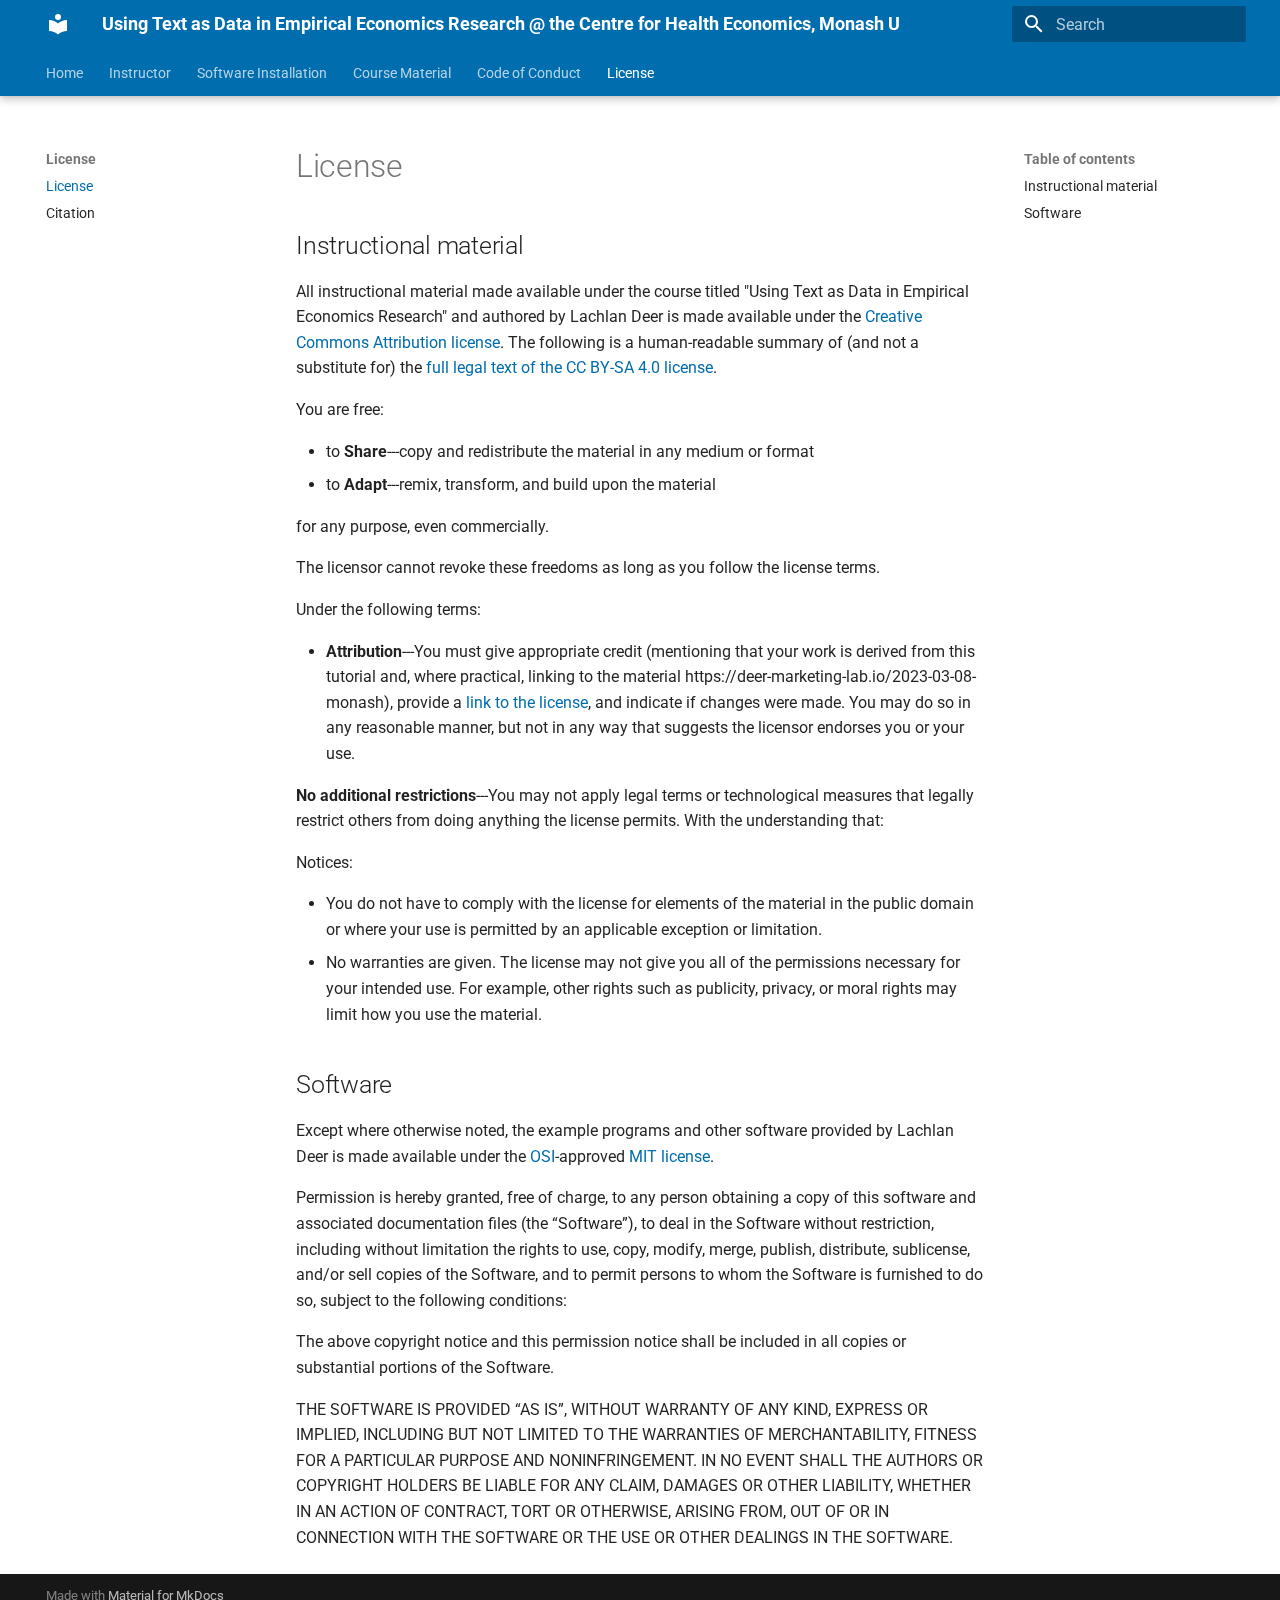
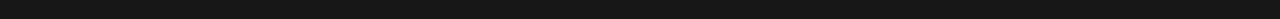
<file: license/license/index.html>
<!doctype html>
<html lang="en" class="no-js">
  <head>
    
      <meta charset="utf-8">
      <meta name="viewport" content="width=device-width,initial-scale=1">
      
      
      
      
        <link rel="prev" href="../../conduct/conduct/">
      
      
      <link rel="icon" href="../../assets/images/favicon.png">
      <meta name="generator" content="mkdocs-1.4.2, mkdocs-material-9.0.6">
    
    
      
        <title>License - Using Text as Data in Empirical Economics Research @ the Centre for Health Economics, Monash U</title>
      
    
    
      <link rel="stylesheet" href="../../assets/stylesheets/main.558e4712.min.css">
      
        
        <link rel="stylesheet" href="../../assets/stylesheets/palette.2505c338.min.css">
      
      

    
    
    
      
        
        
        <link rel="preconnect" href="https://fonts.gstatic.com" crossorigin>
        <link rel="stylesheet" href="https://fonts.googleapis.com/css?family=Roboto:300,300i,400,400i,700,700i%7CRoboto+Mono:400,400i,700,700i&display=fallback">
        <style>:root{--md-text-font:"Roboto";--md-code-font:"Roboto Mono"}</style>
      
    
    
      <link rel="stylesheet" href="../../stylesheets/extra.css">
    
    <script>__md_scope=new URL("../..",location),__md_hash=e=>[...e].reduce((e,_)=>(e<<5)-e+_.charCodeAt(0),0),__md_get=(e,_=localStorage,t=__md_scope)=>JSON.parse(_.getItem(t.pathname+"."+e)),__md_set=(e,_,t=localStorage,a=__md_scope)=>{try{t.setItem(a.pathname+"."+e,JSON.stringify(_))}catch(e){}}</script>
    
      

    
    
    
  </head>
  
  
    
    
    
    
    
    <body dir="ltr" data-md-color-scheme="default" data-md-color-primary="" data-md-color-accent="">
  
    
    
    <input class="md-toggle" data-md-toggle="drawer" type="checkbox" id="__drawer" autocomplete="off">
    <input class="md-toggle" data-md-toggle="search" type="checkbox" id="__search" autocomplete="off">
    <label class="md-overlay" for="__drawer"></label>
    <div data-md-component="skip">
      
        
        <a href="#instructional-material" class="md-skip">
          Skip to content
        </a>
      
    </div>
    <div data-md-component="announce">
      
    </div>
    
    
      

  

<header class="md-header md-header--lifted" data-md-component="header">
  <nav class="md-header__inner md-grid" aria-label="Header">
    <a href="../.." title="Using Text as Data in Empirical Economics Research @ the Centre for Health Economics, Monash U" class="md-header__button md-logo" aria-label="Using Text as Data in Empirical Economics Research @ the Centre for Health Economics, Monash U" data-md-component="logo">
      
  
  <svg xmlns="http://www.w3.org/2000/svg" viewBox="0 0 24 24"><path d="M12 8a3 3 0 0 0 3-3 3 3 0 0 0-3-3 3 3 0 0 0-3 3 3 3 0 0 0 3 3m0 3.54C9.64 9.35 6.5 8 3 8v11c3.5 0 6.64 1.35 9 3.54 2.36-2.19 5.5-3.54 9-3.54V8c-3.5 0-6.64 1.35-9 3.54Z"/></svg>

    </a>
    <label class="md-header__button md-icon" for="__drawer">
      <svg xmlns="http://www.w3.org/2000/svg" viewBox="0 0 24 24"><path d="M3 6h18v2H3V6m0 5h18v2H3v-2m0 5h18v2H3v-2Z"/></svg>
    </label>
    <div class="md-header__title" data-md-component="header-title">
      <div class="md-header__ellipsis">
        <div class="md-header__topic">
          <span class="md-ellipsis">
            Using Text as Data in Empirical Economics Research @ the Centre for Health Economics, Monash U
          </span>
        </div>
        <div class="md-header__topic" data-md-component="header-topic">
          <span class="md-ellipsis">
            
              License
            
          </span>
        </div>
      </div>
    </div>
    
    
    
      <label class="md-header__button md-icon" for="__search">
        <svg xmlns="http://www.w3.org/2000/svg" viewBox="0 0 24 24"><path d="M9.5 3A6.5 6.5 0 0 1 16 9.5c0 1.61-.59 3.09-1.56 4.23l.27.27h.79l5 5-1.5 1.5-5-5v-.79l-.27-.27A6.516 6.516 0 0 1 9.5 16 6.5 6.5 0 0 1 3 9.5 6.5 6.5 0 0 1 9.5 3m0 2C7 5 5 7 5 9.5S7 14 9.5 14 14 12 14 9.5 12 5 9.5 5Z"/></svg>
      </label>
      <div class="md-search" data-md-component="search" role="dialog">
  <label class="md-search__overlay" for="__search"></label>
  <div class="md-search__inner" role="search">
    <form class="md-search__form" name="search">
      <input type="text" class="md-search__input" name="query" aria-label="Search" placeholder="Search" autocapitalize="off" autocorrect="off" autocomplete="off" spellcheck="false" data-md-component="search-query" required>
      <label class="md-search__icon md-icon" for="__search">
        <svg xmlns="http://www.w3.org/2000/svg" viewBox="0 0 24 24"><path d="M9.5 3A6.5 6.5 0 0 1 16 9.5c0 1.61-.59 3.09-1.56 4.23l.27.27h.79l5 5-1.5 1.5-5-5v-.79l-.27-.27A6.516 6.516 0 0 1 9.5 16 6.5 6.5 0 0 1 3 9.5 6.5 6.5 0 0 1 9.5 3m0 2C7 5 5 7 5 9.5S7 14 9.5 14 14 12 14 9.5 12 5 9.5 5Z"/></svg>
        <svg xmlns="http://www.w3.org/2000/svg" viewBox="0 0 24 24"><path d="M20 11v2H8l5.5 5.5-1.42 1.42L4.16 12l7.92-7.92L13.5 5.5 8 11h12Z"/></svg>
      </label>
      <nav class="md-search__options" aria-label="Search">
        
        <button type="reset" class="md-search__icon md-icon" title="Clear" aria-label="Clear" tabindex="-1">
          <svg xmlns="http://www.w3.org/2000/svg" viewBox="0 0 24 24"><path d="M19 6.41 17.59 5 12 10.59 6.41 5 5 6.41 10.59 12 5 17.59 6.41 19 12 13.41 17.59 19 19 17.59 13.41 12 19 6.41Z"/></svg>
        </button>
      </nav>
      
    </form>
    <div class="md-search__output">
      <div class="md-search__scrollwrap" data-md-scrollfix>
        <div class="md-search-result" data-md-component="search-result">
          <div class="md-search-result__meta">
            Initializing search
          </div>
          <ol class="md-search-result__list" role="presentation"></ol>
        </div>
      </div>
    </div>
  </div>
</div>
    
    
  </nav>
  
    
      
<nav class="md-tabs" aria-label="Tabs" data-md-component="tabs">
  <div class="md-tabs__inner md-grid">
    <ul class="md-tabs__list">
      
        
  
  


  <li class="md-tabs__item">
    <a href="../.." class="md-tabs__link">
      Home
    </a>
  </li>

      
        
  
  


  <li class="md-tabs__item">
    <a href="../../instructor/" class="md-tabs__link">
      Instructor
    </a>
  </li>

      
        
  
  


  <li class="md-tabs__item">
    <a href="../../installation/" class="md-tabs__link">
      Software Installation
    </a>
  </li>

      
        
  
  


  <li class="md-tabs__item">
    <a href="../../course_material/" class="md-tabs__link">
      Course Material
    </a>
  </li>

      
        
  
  


  
  
  
    <li class="md-tabs__item">
      <a href="../../conduct/social_rules/" class="md-tabs__link">
        Code of Conduct
      </a>
    </li>
  

      
        
  
  
    
  


  
  
  
    <li class="md-tabs__item">
      <a href="./" class="md-tabs__link md-tabs__link--active">
        License
      </a>
    </li>
  

      
    </ul>
  </div>
</nav>
    
  
</header>
    
    <div class="md-container" data-md-component="container">
      
      
        
      
      <main class="md-main" data-md-component="main">
        <div class="md-main__inner md-grid">
          
            
              
              <div class="md-sidebar md-sidebar--primary" data-md-component="sidebar" data-md-type="navigation" >
                <div class="md-sidebar__scrollwrap">
                  <div class="md-sidebar__inner">
                    

  


<nav class="md-nav md-nav--primary md-nav--lifted" aria-label="Navigation" data-md-level="0">
  <label class="md-nav__title" for="__drawer">
    <a href="../.." title="Using Text as Data in Empirical Economics Research @ the Centre for Health Economics, Monash U" class="md-nav__button md-logo" aria-label="Using Text as Data in Empirical Economics Research @ the Centre for Health Economics, Monash U" data-md-component="logo">
      
  
  <svg xmlns="http://www.w3.org/2000/svg" viewBox="0 0 24 24"><path d="M12 8a3 3 0 0 0 3-3 3 3 0 0 0-3-3 3 3 0 0 0-3 3 3 3 0 0 0 3 3m0 3.54C9.64 9.35 6.5 8 3 8v11c3.5 0 6.64 1.35 9 3.54 2.36-2.19 5.5-3.54 9-3.54V8c-3.5 0-6.64 1.35-9 3.54Z"/></svg>

    </a>
    Using Text as Data in Empirical Economics Research @ the Centre for Health Economics, Monash U
  </label>
  
  <ul class="md-nav__list" data-md-scrollfix>
    
      
      
      

  
  
  
    <li class="md-nav__item">
      <a href="../.." class="md-nav__link">
        Home
      </a>
    </li>
  

    
      
      
      

  
  
  
    <li class="md-nav__item">
      <a href="../../instructor/" class="md-nav__link">
        Instructor
      </a>
    </li>
  

    
      
      
      

  
  
  
    <li class="md-nav__item">
      <a href="../../installation/" class="md-nav__link">
        Software Installation
      </a>
    </li>
  

    
      
      
      

  
  
  
    <li class="md-nav__item">
      <a href="../../course_material/" class="md-nav__link">
        Course Material
      </a>
    </li>
  

    
      
      
      

  
  
  
    
    <li class="md-nav__item md-nav__item--nested">
      
      
      
      
      <input class="md-nav__toggle md-toggle " data-md-toggle="__nav_5" type="checkbox" id="__nav_5" >
      
      
      
        <label class="md-nav__link" for="__nav_5" tabindex="0" aria-expanded="false">
          Code of Conduct
          <span class="md-nav__icon md-icon"></span>
        </label>
      
      <nav class="md-nav" aria-label="Code of Conduct" data-md-level="1">
        <label class="md-nav__title" for="__nav_5">
          <span class="md-nav__icon md-icon"></span>
          Code of Conduct
        </label>
        <ul class="md-nav__list" data-md-scrollfix>
          
            
              
  
  
  
    <li class="md-nav__item">
      <a href="../../conduct/social_rules/" class="md-nav__link">
        Social Rules
      </a>
    </li>
  

            
          
            
              
  
  
  
    <li class="md-nav__item">
      <a href="../../conduct/conduct/" class="md-nav__link">
        Code of Conduct
      </a>
    </li>
  

            
          
        </ul>
      </nav>
    </li>
  

    
      
      
      

  
  
    
  
  
    
    <li class="md-nav__item md-nav__item--active md-nav__item--nested">
      
      
      
      
      <input class="md-nav__toggle md-toggle " data-md-toggle="__nav_6" type="checkbox" id="__nav_6" checked>
      
      
      
        <label class="md-nav__link" for="__nav_6" tabindex="0" aria-expanded="true">
          License
          <span class="md-nav__icon md-icon"></span>
        </label>
      
      <nav class="md-nav" aria-label="License" data-md-level="1">
        <label class="md-nav__title" for="__nav_6">
          <span class="md-nav__icon md-icon"></span>
          License
        </label>
        <ul class="md-nav__list" data-md-scrollfix>
          
            
              
  
  
    
  
  
    <li class="md-nav__item md-nav__item--active">
      
      <input class="md-nav__toggle md-toggle" data-md-toggle="toc" type="checkbox" id="__toc">
      
      
      
        <label class="md-nav__link md-nav__link--active" for="__toc">
          License
          <span class="md-nav__icon md-icon"></span>
        </label>
      
      <a href="./" class="md-nav__link md-nav__link--active">
        License
      </a>
      
        

<nav class="md-nav md-nav--secondary" aria-label="Table of contents">
  
  
  
  
    <label class="md-nav__title" for="__toc">
      <span class="md-nav__icon md-icon"></span>
      Table of contents
    </label>
    <ul class="md-nav__list" data-md-component="toc" data-md-scrollfix>
      
        <li class="md-nav__item">
  <a href="#instructional-material" class="md-nav__link">
    Instructional material
  </a>
  
</li>
      
        <li class="md-nav__item">
  <a href="#software" class="md-nav__link">
    Software
  </a>
  
</li>
      
    </ul>
  
</nav>
      
    </li>
  

            
          
            
              
  
  
  
    <li class="md-nav__item">
      <a href="../citation.md" class="md-nav__link">
        Citation
      </a>
    </li>
  

            
          
        </ul>
      </nav>
    </li>
  

    
  </ul>
</nav>
                  </div>
                </div>
              </div>
            
            
              
              <div class="md-sidebar md-sidebar--secondary" data-md-component="sidebar" data-md-type="toc" >
                <div class="md-sidebar__scrollwrap">
                  <div class="md-sidebar__inner">
                    

<nav class="md-nav md-nav--secondary" aria-label="Table of contents">
  
  
  
  
    <label class="md-nav__title" for="__toc">
      <span class="md-nav__icon md-icon"></span>
      Table of contents
    </label>
    <ul class="md-nav__list" data-md-component="toc" data-md-scrollfix>
      
        <li class="md-nav__item">
  <a href="#instructional-material" class="md-nav__link">
    Instructional material
  </a>
  
</li>
      
        <li class="md-nav__item">
  <a href="#software" class="md-nav__link">
    Software
  </a>
  
</li>
      
    </ul>
  
</nav>
                  </div>
                </div>
              </div>
            
          
          
            <div class="md-content" data-md-component="content">
              <article class="md-content__inner md-typeset">
                
                  



  <h1>License</h1>

<h2 id="instructional-material">Instructional material</h2>
<p>All instructional material made available under the course titled "Using Text as Data in Empirical Economics Research"
 and authored by Lachlan Deer is
made available under the <a href="https://creativecommons.org/licenses/by-sa/4.0/">Creative Commons Attribution
license</a>. The following is a human-readable summary of
(and not a substitute for) the <a href="https://creativecommons.org/licenses/by-sa/4.0/legalcode">full legal text of the CC BY-SA 4.0
license</a>.</p>
<p>You are free:</p>
<ul>
<li>to <strong>Share</strong>---copy and redistribute the material in any medium or format</li>
<li>to <strong>Adapt</strong>---remix, transform, and build upon the material</li>
</ul>
<p>for any purpose, even commercially.</p>
<p>The licensor cannot revoke these freedoms as long as you follow the
license terms.</p>
<p>Under the following terms:</p>
<ul>
<li><strong>Attribution</strong>---You must give appropriate credit (mentioning that
  your work is derived from this tutorial and, where practical, linking to the material
  https://deer-marketing-lab.io/2023-03-08-monash), provide a <a href="https://creativecommons.org/licenses/by-sa/4.0/">link to the
  license</a>, and indicate if changes were made. You may do
  so in any reasonable manner, but not in any way that suggests the
  licensor endorses you or your use.</li>
</ul>
<p><strong>No additional restrictions</strong>---You may not apply legal terms or
technological measures that legally restrict others from doing
anything the license permits.  With the understanding that:</p>
<p>Notices:</p>
<ul>
<li>You do not have to comply with the license for elements of the
  material in the public domain or where your use is permitted by an
  applicable exception or limitation.</li>
<li>No warranties are given. The license may not give you all of the
  permissions necessary for your intended use. For example, other
  rights such as publicity, privacy, or moral rights may limit how you
  use the material.</li>
</ul>
<h2 id="software">Software</h2>
<p>Except where otherwise noted, the example programs and other software provided by Lachlan Deer is made available under the <a href="https://opensource.org">OSI</a>-approved
<a href="https://opensource.org/licenses/mit-license.html">MIT license</a>.</p>
<p>Permission is hereby granted, free of charge, to any person obtaining a copy of this software and associated documentation files (the “Software”), to deal in the Software without restriction, including without limitation the rights to use, copy, modify, merge, publish, distribute, sublicense, and/or sell copies of the Software, and to permit persons to whom the Software is furnished to do so, subject to the following conditions:</p>
<p>The above copyright notice and this permission notice shall be included in all copies or substantial portions of the Software.</p>
<p>THE SOFTWARE IS PROVIDED “AS IS”, WITHOUT WARRANTY OF ANY KIND, EXPRESS OR IMPLIED, INCLUDING BUT NOT LIMITED TO THE WARRANTIES OF MERCHANTABILITY, FITNESS FOR A PARTICULAR PURPOSE AND NONINFRINGEMENT. IN NO EVENT SHALL THE AUTHORS OR COPYRIGHT HOLDERS BE LIABLE FOR ANY CLAIM, DAMAGES OR OTHER LIABILITY, WHETHER IN AN ACTION OF CONTRACT, TORT OR OTHERWISE, ARISING FROM, OUT OF OR IN CONNECTION WITH THE SOFTWARE OR THE USE OR OTHER DEALINGS IN THE SOFTWARE.</p>





                
              </article>
            </div>
          
          
        </div>
        
      </main>
      
        <footer class="md-footer">
  
  <div class="md-footer-meta md-typeset">
    <div class="md-footer-meta__inner md-grid">
      <div class="md-copyright">
  
  
    Made with
    <a href="https://squidfunk.github.io/mkdocs-material/" target="_blank" rel="noopener">
      Material for MkDocs
    </a>
  
</div>
      
    </div>
  </div>
</footer>
      
    </div>
    <div class="md-dialog" data-md-component="dialog">
      <div class="md-dialog__inner md-typeset"></div>
    </div>
    
    <script id="__config" type="application/json">{"base": "../..", "features": ["navigation.tabs", "navigation.tabs.sticky"], "search": "../../assets/javascripts/workers/search.e5c33ebb.min.js", "translations": {"clipboard.copied": "Copied to clipboard", "clipboard.copy": "Copy to clipboard", "search.result.more.one": "1 more on this page", "search.result.more.other": "# more on this page", "search.result.none": "No matching documents", "search.result.one": "1 matching document", "search.result.other": "# matching documents", "search.result.placeholder": "Type to start searching", "search.result.term.missing": "Missing", "select.version": "Select version"}}</script>
    
    
      <script src="../../assets/javascripts/bundle.51d95adb.min.js"></script>
      
    
  </body>
</html>
</file>
<file: stylesheets/extra.css>
:root {
    --md-primary-fg-color:        #006DAE;
    --md-primary-fg-color--light: #006DAE;
    --md-primary-fg-color--dark:  #006DAE;
  }
</file>
<file: assets/stylesheets/main.558e4712.min.css>
@charset "UTF-8";html{-webkit-text-size-adjust:none;-moz-text-size-adjust:none;text-size-adjust:none;box-sizing:border-box}*,:after,:before{box-sizing:inherit}@media (prefers-reduced-motion){*,:after,:before{transition:none!important}}body{margin:0}a,button,input,label{-webkit-tap-highlight-color:transparent}a{color:inherit;text-decoration:none}hr{border:0;box-sizing:initial;display:block;height:.05rem;overflow:visible;padding:0}small{font-size:80%}sub,sup{line-height:1em}img{border-style:none}table{border-collapse:initial;border-spacing:0}td,th{font-weight:400;vertical-align:top}button{background:#0000;border:0;font-family:inherit;font-size:inherit;margin:0;padding:0}input{border:0;outline:none}:root{--md-primary-fg-color:#4051b5;--md-primary-fg-color--light:#5d6cc0;--md-primary-fg-color--dark:#303fa1;--md-primary-bg-color:#fff;--md-primary-bg-color--light:#ffffffb3;--md-accent-fg-color:#526cfe;--md-accent-fg-color--transparent:#526cfe1a;--md-accent-bg-color:#fff;--md-accent-bg-color--light:#ffffffb3}:root,[data-md-color-scheme=default]{--md-default-fg-color:#000000de;--md-default-fg-color--light:#0000008a;--md-default-fg-color--lighter:#00000052;--md-default-fg-color--lightest:#00000012;--md-default-bg-color:#fff;--md-default-bg-color--light:#ffffffb3;--md-default-bg-color--lighter:#ffffff4d;--md-default-bg-color--lightest:#ffffff1f;--md-code-fg-color:#36464e;--md-code-bg-color:#f5f5f5;--md-code-hl-color:#ffff0080;--md-code-hl-number-color:#d52a2a;--md-code-hl-special-color:#db1457;--md-code-hl-function-color:#a846b9;--md-code-hl-constant-color:#6e59d9;--md-code-hl-keyword-color:#3f6ec6;--md-code-hl-string-color:#1c7d4d;--md-code-hl-name-color:var(--md-code-fg-color);--md-code-hl-operator-color:var(--md-default-fg-color--light);--md-code-hl-punctuation-color:var(--md-default-fg-color--light);--md-code-hl-comment-color:var(--md-default-fg-color--light);--md-code-hl-generic-color:var(--md-default-fg-color--light);--md-code-hl-variable-color:var(--md-default-fg-color--light);--md-typeset-color:var(--md-default-fg-color);--md-typeset-a-color:var(--md-primary-fg-color);--md-typeset-mark-color:#ffff0080;--md-typeset-del-color:#f5503d26;--md-typeset-ins-color:#0bd57026;--md-typeset-kbd-color:#fafafa;--md-typeset-kbd-accent-color:#fff;--md-typeset-kbd-border-color:#b8b8b8;--md-typeset-table-color:#0000001f;--md-admonition-fg-color:var(--md-default-fg-color);--md-admonition-bg-color:var(--md-default-bg-color);--md-footer-fg-color:#fff;--md-footer-fg-color--light:#ffffffb3;--md-footer-fg-color--lighter:#ffffff73;--md-footer-bg-color:#000000de;--md-footer-bg-color--dark:#00000052;--md-shadow-z1:0 0.2rem 0.5rem #0000000d,0 0 0.05rem #0000001a;--md-shadow-z2:0 0.2rem 0.5rem #0000001a,0 0 0.05rem #00000040;--md-shadow-z3:0 0.2rem 0.5rem #0003,0 0 0.05rem #00000059}.md-icon svg{fill:currentcolor;display:block;height:1.2rem;width:1.2rem}body{-webkit-font-smoothing:antialiased;-moz-osx-font-smoothing:grayscale;--md-text-font-family:var(--md-text-font,_),-apple-system,BlinkMacSystemFont,Helvetica,Arial,sans-serif;--md-code-font-family:var(--md-code-font,_),SFMono-Regular,Consolas,Menlo,monospace}aside,body,input{font-feature-settings:"kern","liga";color:var(--md-typeset-color);font-family:var(--md-text-font-family)}code,kbd,pre{font-feature-settings:"kern";font-family:var(--md-code-font-family)}:root{--md-typeset-table-sort-icon:url('data:image/svg+xml;charset=utf-8,<svg xmlns="http://www.w3.org/2000/svg" viewBox="0 0 24 24"><path d="m18 21-4-4h3V7h-3l4-4 4 4h-3v10h3M2 19v-2h10v2M2 13v-2h7v2M2 7V5h4v2H2Z"/></svg>');--md-typeset-table-sort-icon--asc:url('data:image/svg+xml;charset=utf-8,<svg xmlns="http://www.w3.org/2000/svg" viewBox="0 0 24 24"><path d="M19 17h3l-4 4-4-4h3V3h2M2 17h10v2H2M6 5v2H2V5m0 6h7v2H2v-2Z"/></svg>');--md-typeset-table-sort-icon--desc:url('data:image/svg+xml;charset=utf-8,<svg xmlns="http://www.w3.org/2000/svg" viewBox="0 0 24 24"><path d="M19 7h3l-4-4-4 4h3v14h2M2 17h10v2H2M6 5v2H2V5m0 6h7v2H2v-2Z"/></svg>')}.md-typeset{-webkit-print-color-adjust:exact;color-adjust:exact;font-size:.8rem;line-height:1.6}@media print{.md-typeset{font-size:.68rem}}.md-typeset blockquote,.md-typeset dl,.md-typeset figure,.md-typeset ol,.md-typeset pre,.md-typeset ul{margin-bottom:1em;margin-top:1em}.md-typeset h1{color:var(--md-default-fg-color--light);font-size:2em;line-height:1.3;margin:0 0 1.25em}.md-typeset h1,.md-typeset h2{font-weight:300;letter-spacing:-.01em}.md-typeset h2{font-size:1.5625em;line-height:1.4;margin:1.6em 0 .64em}.md-typeset h3{font-size:1.25em;font-weight:400;letter-spacing:-.01em;line-height:1.5;margin:1.6em 0 .8em}.md-typeset h2+h3{margin-top:.8em}.md-typeset h4{font-weight:700;letter-spacing:-.01em;margin:1em 0}.md-typeset h5,.md-typeset h6{color:var(--md-default-fg-color--light);font-size:.8em;font-weight:700;letter-spacing:-.01em;margin:1.25em 0}.md-typeset h5{text-transform:uppercase}.md-typeset hr{border-bottom:.05rem solid var(--md-default-fg-color--lightest);display:flow-root;margin:1.5em 0}.md-typeset a{color:var(--md-typeset-a-color);word-break:break-word}.md-typeset a,.md-typeset a:before{transition:color 125ms}.md-typeset a:focus,.md-typeset a:hover{color:var(--md-accent-fg-color)}.md-typeset a:focus code,.md-typeset a:hover code{background-color:var(--md-accent-fg-color--transparent)}.md-typeset a code{color:currentcolor;transition:background-color 125ms}.md-typeset a.focus-visible{outline-color:var(--md-accent-fg-color);outline-offset:.2rem}.md-typeset code,.md-typeset kbd,.md-typeset pre{color:var(--md-code-fg-color);direction:ltr;font-variant-ligatures:none}@media print{.md-typeset code,.md-typeset kbd,.md-typeset pre{white-space:pre-wrap}}.md-typeset code{background-color:var(--md-code-bg-color);border-radius:.1rem;-webkit-box-decoration-break:clone;box-decoration-break:clone;font-size:.85em;padding:0 .2941176471em;word-break:break-word}.md-typeset code:not(.focus-visible){-webkit-tap-highlight-color:transparent;outline:none}.md-typeset pre{display:flow-root;line-height:1.4;position:relative}.md-typeset pre>code{-webkit-box-decoration-break:slice;box-decoration-break:slice;box-shadow:none;display:block;margin:0;outline-color:var(--md-accent-fg-color);overflow:auto;padding:.7720588235em 1.1764705882em;scrollbar-color:var(--md-default-fg-color--lighter) #0000;scrollbar-width:thin;touch-action:auto;word-break:normal}.md-typeset pre>code:hover{scrollbar-color:var(--md-accent-fg-color) #0000}.md-typeset pre>code::-webkit-scrollbar{height:.2rem;width:.2rem}.md-typeset pre>code::-webkit-scrollbar-thumb{background-color:var(--md-default-fg-color--lighter)}.md-typeset pre>code::-webkit-scrollbar-thumb:hover{background-color:var(--md-accent-fg-color)}.md-typeset kbd{background-color:var(--md-typeset-kbd-color);border-radius:.1rem;box-shadow:0 .1rem 0 .05rem var(--md-typeset-kbd-border-color),0 .1rem 0 var(--md-typeset-kbd-border-color),0 -.1rem .2rem var(--md-typeset-kbd-accent-color) inset;color:var(--md-default-fg-color);display:inline-block;font-size:.75em;padding:0 .6666666667em;vertical-align:text-top;word-break:break-word}.md-typeset mark{background-color:var(--md-typeset-mark-color);-webkit-box-decoration-break:clone;box-decoration-break:clone;color:inherit;word-break:break-word}.md-typeset abbr{border-bottom:.05rem dotted var(--md-default-fg-color--light);cursor:help;text-decoration:none}@media (hover:none){.md-typeset abbr[title]:focus:after,.md-typeset abbr[title]:hover:after{background-color:var(--md-default-fg-color);border-radius:.1rem;box-shadow:var(--md-shadow-z3);color:var(--md-default-bg-color);content:attr(title);font-size:.7rem;left:.8rem;margin-top:2em;padding:.2rem .3rem;position:absolute;right:.8rem}}.md-typeset small{opacity:.75}[dir=ltr] .md-typeset sub,[dir=ltr] .md-typeset sup{margin-left:.078125em}[dir=rtl] .md-typeset sub,[dir=rtl] .md-typeset sup{margin-right:.078125em}[dir=ltr] .md-typeset blockquote{padding-left:.6rem}[dir=rtl] .md-typeset blockquote{padding-right:.6rem}[dir=ltr] .md-typeset blockquote{border-left:.2rem solid var(--md-default-fg-color--lighter)}[dir=rtl] .md-typeset blockquote{border-right:.2rem solid var(--md-default-fg-color--lighter)}.md-typeset blockquote{color:var(--md-default-fg-color--light);margin-left:0;margin-right:0}.md-typeset ul{list-style-type:disc}[dir=ltr] .md-typeset ol,[dir=ltr] .md-typeset ul{margin-left:.625em}[dir=rtl] .md-typeset ol,[dir=rtl] .md-typeset ul{margin-right:.625em}.md-typeset ol,.md-typeset ul{padding:0}.md-typeset ol:not([hidden]),.md-typeset ul:not([hidden]){display:flow-root}.md-typeset ol ol,.md-typeset ul ol{list-style-type:lower-alpha}.md-typeset ol ol ol,.md-typeset ul ol ol{list-style-type:lower-roman}[dir=ltr] .md-typeset ol li,[dir=ltr] .md-typeset ul li{margin-left:1.25em}[dir=rtl] .md-typeset ol li,[dir=rtl] .md-typeset ul li{margin-right:1.25em}.md-typeset ol li,.md-typeset ul li{margin-bottom:.5em}.md-typeset ol li blockquote,.md-typeset ol li p,.md-typeset ul li blockquote,.md-typeset ul li p{margin:.5em 0}.md-typeset ol li:last-child,.md-typeset ul li:last-child{margin-bottom:0}[dir=ltr] .md-typeset ol li ol,[dir=ltr] .md-typeset ol li ul,[dir=ltr] .md-typeset ul li ol,[dir=ltr] .md-typeset ul li ul{margin-left:.625em}[dir=rtl] .md-typeset ol li ol,[dir=rtl] .md-typeset ol li ul,[dir=rtl] .md-typeset ul li ol,[dir=rtl] .md-typeset ul li ul{margin-right:.625em}.md-typeset ol li ol,.md-typeset ol li ul,.md-typeset ul li ol,.md-typeset ul li ul{margin-bottom:.5em;margin-top:.5em}[dir=ltr] .md-typeset dd{margin-left:1.875em}[dir=rtl] .md-typeset dd{margin-right:1.875em}.md-typeset dd{margin-bottom:1.5em;margin-top:1em}.md-typeset img,.md-typeset svg,.md-typeset video{height:auto;max-width:100%}.md-typeset img[align=left]{margin:1em 1em 1em 0}.md-typeset img[align=right]{margin:1em 0 1em 1em}.md-typeset img[align]:only-child{margin-top:0}.md-typeset img[src$="#gh-dark-mode-only"],.md-typeset img[src$="#only-dark"]{display:none}.md-typeset figure{display:flow-root;margin:1em auto;max-width:100%;text-align:center;width:-webkit-fit-content;width:-moz-fit-content;width:fit-content}.md-typeset figure img{display:block}.md-typeset figcaption{font-style:italic;margin:1em auto;max-width:24rem}.md-typeset iframe{max-width:100%}.md-typeset table:not([class]){background-color:var(--md-default-bg-color);border:.05rem solid var(--md-typeset-table-color);border-radius:.1rem;display:inline-block;font-size:.64rem;max-width:100%;overflow:auto;touch-action:auto}@media print{.md-typeset table:not([class]){display:table}}.md-typeset table:not([class])+*{margin-top:1.5em}.md-typeset table:not([class]) td>:first-child,.md-typeset table:not([class]) th>:first-child{margin-top:0}.md-typeset table:not([class]) td>:last-child,.md-typeset table:not([class]) th>:last-child{margin-bottom:0}.md-typeset table:not([class]) td:not([align]),.md-typeset table:not([class]) th:not([align]){text-align:left}[dir=rtl] .md-typeset table:not([class]) td:not([align]),[dir=rtl] .md-typeset table:not([class]) th:not([align]){text-align:right}.md-typeset table:not([class]) th{font-weight:700;min-width:5rem;padding:.9375em 1.25em;vertical-align:top}.md-typeset table:not([class]) td{border-top:.05rem solid var(--md-typeset-table-color);padding:.9375em 1.25em;vertical-align:top}.md-typeset table:not([class]) tbody tr{transition:background-color 125ms}.md-typeset table:not([class]) tbody tr:hover{background-color:rgba(0,0,0,.035);box-shadow:0 .05rem 0 var(--md-default-bg-color) inset}.md-typeset table:not([class]) a{word-break:normal}.md-typeset table th[role=columnheader]{cursor:pointer}[dir=ltr] .md-typeset table th[role=columnheader]:after{margin-left:.5em}[dir=rtl] .md-typeset table th[role=columnheader]:after{margin-right:.5em}.md-typeset table th[role=columnheader]:after{content:"";display:inline-block;height:1.2em;-webkit-mask-image:var(--md-typeset-table-sort-icon);mask-image:var(--md-typeset-table-sort-icon);-webkit-mask-repeat:no-repeat;mask-repeat:no-repeat;-webkit-mask-size:contain;mask-size:contain;transition:background-color 125ms;vertical-align:text-bottom;width:1.2em}.md-typeset table th[role=columnheader]:hover:after{background-color:var(--md-default-fg-color--lighter)}.md-typeset table th[role=columnheader][aria-sort=ascending]:after{background-color:var(--md-default-fg-color--light);-webkit-mask-image:var(--md-typeset-table-sort-icon--asc);mask-image:var(--md-typeset-table-sort-icon--asc)}.md-typeset table th[role=columnheader][aria-sort=descending]:after{background-color:var(--md-default-fg-color--light);-webkit-mask-image:var(--md-typeset-table-sort-icon--desc);mask-image:var(--md-typeset-table-sort-icon--desc)}.md-typeset__scrollwrap{margin:1em -.8rem;overflow-x:auto;touch-action:auto}.md-typeset__table{display:inline-block;margin-bottom:.5em;padding:0 .8rem}@media print{.md-typeset__table{display:block}}html .md-typeset__table table{display:table;margin:0;overflow:hidden;width:100%}@media screen and (max-width:44.9375em){.md-content__inner>pre{margin:1em -.8rem}.md-content__inner>pre code{border-radius:0}}.md-banner{background-color:var(--md-footer-bg-color);color:var(--md-footer-fg-color);overflow:auto}@media print{.md-banner{display:none}}.md-banner--warning{background:var(--md-typeset-mark-color);color:var(--md-default-fg-color)}.md-banner__inner{font-size:.7rem;margin:.6rem auto;padding:0 .8rem}[dir=ltr] .md-banner__button{float:right}[dir=rtl] .md-banner__button{float:left}.md-banner__button{color:inherit;cursor:pointer;transition:opacity .25s}.md-banner__button:hover{opacity:.7}html{font-size:125%;height:100%;overflow-x:hidden}@media screen and (min-width:100em){html{font-size:137.5%}}@media screen and (min-width:125em){html{font-size:150%}}body{background-color:var(--md-default-bg-color);display:flex;flex-direction:column;font-size:.5rem;min-height:100%;position:relative;width:100%}@media print{body{display:block}}@media screen and (max-width:59.9375em){body[data-md-scrolllock]{position:fixed}}.md-grid{margin-left:auto;margin-right:auto;max-width:61rem}.md-container{display:flex;flex-direction:column;flex-grow:1}@media print{.md-container{display:block}}.md-main{flex-grow:1}.md-main__inner{display:flex;height:100%;margin-top:1.5rem}.md-ellipsis{overflow:hidden;text-overflow:ellipsis;white-space:nowrap}.md-toggle{display:none}.md-option{height:0;opacity:0;position:absolute;width:0}.md-option:checked+label:not([hidden]){display:block}.md-option.focus-visible+label{outline-color:var(--md-accent-fg-color);outline-style:auto}.md-skip{background-color:var(--md-default-fg-color);border-radius:.1rem;color:var(--md-default-bg-color);font-size:.64rem;margin:.5rem;opacity:0;outline-color:var(--md-accent-fg-color);padding:.3rem .5rem;position:fixed;transform:translateY(.4rem);z-index:-1}.md-skip:focus{opacity:1;transform:translateY(0);transition:transform .25s cubic-bezier(.4,0,.2,1),opacity 175ms 75ms;z-index:10}@page{margin:25mm}:root{--md-clipboard-icon:url('data:image/svg+xml;charset=utf-8,<svg xmlns="http://www.w3.org/2000/svg" viewBox="0 0 24 24"><path d="M19 21H8V7h11m0-2H8a2 2 0 0 0-2 2v14a2 2 0 0 0 2 2h11a2 2 0 0 0 2-2V7a2 2 0 0 0-2-2m-3-4H4a2 2 0 0 0-2 2v14h2V3h12V1Z"/></svg>')}.md-clipboard{border-radius:.1rem;color:var(--md-default-fg-color--lightest);cursor:pointer;height:1.5em;outline-color:var(--md-accent-fg-color);outline-offset:.1rem;position:absolute;right:.5em;top:.5em;transition:color .25s;width:1.5em;z-index:1}@media print{.md-clipboard{display:none}}.md-clipboard:not(.focus-visible){-webkit-tap-highlight-color:transparent;outline:none}:hover>.md-clipboard{color:var(--md-default-fg-color--light)}.md-clipboard:focus,.md-clipboard:hover{color:var(--md-accent-fg-color)}.md-clipboard:after{background-color:currentcolor;content:"";display:block;height:1.125em;margin:0 auto;-webkit-mask-image:var(--md-clipboard-icon);mask-image:var(--md-clipboard-icon);-webkit-mask-position:center;mask-position:center;-webkit-mask-repeat:no-repeat;mask-repeat:no-repeat;-webkit-mask-size:contain;mask-size:contain;width:1.125em}.md-clipboard--inline{cursor:pointer}.md-clipboard--inline code{transition:color .25s,background-color .25s}.md-clipboard--inline:focus code,.md-clipboard--inline:hover code{background-color:var(--md-accent-fg-color--transparent);color:var(--md-accent-fg-color)}@keyframes consent{0%{opacity:0;transform:translateY(100%)}to{opacity:1;transform:translateY(0)}}@keyframes overlay{0%{opacity:0}to{opacity:1}}.md-consent__overlay{animation:overlay .25s both;-webkit-backdrop-filter:blur(.1rem);backdrop-filter:blur(.1rem);background-color:#0000008a;height:100%;opacity:1;position:fixed;top:0;width:100%;z-index:5}.md-consent__inner{animation:consent .5s cubic-bezier(.1,.7,.1,1) both;background-color:var(--md-default-bg-color);border:0;border-radius:.1rem;bottom:0;box-shadow:0 0 .2rem #0000001a,0 .2rem .4rem #0003;max-height:100%;overflow:auto;padding:0;position:fixed;width:100%;z-index:5}.md-consent__form{padding:.8rem}.md-consent__settings{display:none;margin:1em 0}input:checked+.md-consent__settings{display:block}.md-consent__controls{margin-bottom:.8rem}.md-typeset .md-consent__controls .md-button{display:inline}@media screen and (max-width:44.9375em){.md-typeset .md-consent__controls .md-button{display:block;margin-top:.4rem;text-align:center;width:100%}}.md-consent label{cursor:pointer}.md-content{flex-grow:1;min-width:0}.md-content__inner{margin:0 .8rem 1.2rem;padding-top:.6rem}@media screen and (min-width:76.25em){[dir=ltr] .md-sidebar--primary:not([hidden])~.md-content>.md-content__inner{margin-left:1.2rem}[dir=ltr] .md-sidebar--secondary:not([hidden])~.md-content>.md-content__inner,[dir=rtl] .md-sidebar--primary:not([hidden])~.md-content>.md-content__inner{margin-right:1.2rem}[dir=rtl] .md-sidebar--secondary:not([hidden])~.md-content>.md-content__inner{margin-left:1.2rem}}.md-content__inner:before{content:"";display:block;height:.4rem}.md-content__inner>:last-child{margin-bottom:0}[dir=ltr] .md-content__button{float:right}[dir=rtl] .md-content__button{float:left}[dir=ltr] .md-content__button{margin-left:.4rem}[dir=rtl] .md-content__button{margin-right:.4rem}.md-content__button{margin:.4rem 0;padding:0}@media print{.md-content__button{display:none}}.md-typeset .md-content__button{color:var(--md-default-fg-color--lighter)}.md-content__button svg{display:inline;vertical-align:top}[dir=rtl] .md-content__button svg{transform:scaleX(-1)}[dir=ltr] .md-dialog{right:.8rem}[dir=rtl] .md-dialog{left:.8rem}.md-dialog{background-color:var(--md-default-fg-color);border-radius:.1rem;bottom:.8rem;box-shadow:var(--md-shadow-z3);min-width:11.1rem;opacity:0;padding:.4rem .6rem;pointer-events:none;position:fixed;transform:translateY(100%);transition:transform 0ms .4s,opacity .4s;z-index:4}@media print{.md-dialog{display:none}}.md-dialog--active{opacity:1;pointer-events:auto;transform:translateY(0);transition:transform .4s cubic-bezier(.075,.85,.175,1),opacity .4s}.md-dialog__inner{color:var(--md-default-bg-color);font-size:.7rem}.md-feedback{margin:2em 0 1em;text-align:center}.md-feedback fieldset{border:none;margin:0;padding:0}.md-feedback__title{font-weight:700;margin:1em auto}.md-feedback__inner{position:relative}.md-feedback__list{align-content:baseline;display:flex;flex-wrap:wrap;justify-content:center;position:relative}.md-feedback__list:hover .md-icon:not(:disabled){color:var(--md-default-fg-color--lighter)}:disabled .md-feedback__list{min-height:1.8rem}.md-feedback__icon{color:var(--md-default-fg-color--light);cursor:pointer;flex-shrink:0;margin:0 .1rem;transition:color 125ms}.md-feedback__icon:not(:disabled).md-icon:hover{color:var(--md-accent-fg-color)}.md-feedback__icon:disabled{color:var(--md-default-fg-color--lightest);pointer-events:none}.md-feedback__note{opacity:0;position:relative;transform:translateY(.4rem);transition:transform .4s cubic-bezier(.1,.7,.1,1),opacity .15s}.md-feedback__note>*{margin:0 auto;max-width:16rem}:disabled .md-feedback__note{opacity:1;transform:translateY(0)}.md-footer{background-color:var(--md-footer-bg-color);color:var(--md-footer-fg-color)}@media print{.md-footer{display:none}}.md-footer__inner{justify-content:space-between;overflow:auto;padding:.2rem}.md-footer__inner:not([hidden]){display:flex}.md-footer__link{display:flex;flex-grow:0.01;outline-color:var(--md-accent-fg-color);overflow:hidden;padding-bottom:.4rem;padding-top:1.4rem;transition:opacity .25s}.md-footer__link:focus,.md-footer__link:hover{opacity:.7}[dir=rtl] .md-footer__link svg{transform:scaleX(-1)}@media screen and (max-width:44.9375em){.md-footer__link--prev .md-footer__title{display:none}}[dir=ltr] .md-footer__link--next{margin-left:auto}[dir=rtl] .md-footer__link--next{margin-right:auto}.md-footer__link--next{text-align:right}[dir=rtl] .md-footer__link--next{text-align:left}.md-footer__title{flex-grow:1;font-size:.9rem;line-height:2.4rem;max-width:calc(100% - 2.4rem);padding:0 1rem;position:relative;white-space:nowrap}.md-footer__button{margin:.2rem;padding:.4rem}.md-footer__direction{font-size:.64rem;left:0;margin-top:-1rem;opacity:.7;padding:0 1rem;position:absolute;right:0}.md-footer-meta{background-color:var(--md-footer-bg-color--dark)}.md-footer-meta__inner{display:flex;flex-wrap:wrap;justify-content:space-between;padding:.2rem}html .md-footer-meta.md-typeset a{color:var(--md-footer-fg-color--light)}html .md-footer-meta.md-typeset a:focus,html .md-footer-meta.md-typeset a:hover{color:var(--md-footer-fg-color)}.md-copyright{color:var(--md-footer-fg-color--lighter);font-size:.64rem;margin:auto .6rem;padding:.4rem 0;width:100%}@media screen and (min-width:45em){.md-copyright{width:auto}}.md-copyright__highlight{color:var(--md-footer-fg-color--light)}.md-social{margin:0 .4rem;padding:.2rem 0 .6rem}@media screen and (min-width:45em){.md-social{padding:.6rem 0}}.md-social__link{display:inline-block;height:1.6rem;text-align:center;width:1.6rem}.md-social__link:before{line-height:1.9}.md-social__link svg{fill:currentcolor;max-height:.8rem;vertical-align:-25%}.md-typeset .md-button{border:.1rem solid;border-radius:.1rem;color:var(--md-primary-fg-color);cursor:pointer;display:inline-block;font-weight:700;padding:.625em 2em;transition:color 125ms,background-color 125ms,border-color 125ms}.md-typeset .md-button--primary{background-color:var(--md-primary-fg-color);border-color:var(--md-primary-fg-color);color:var(--md-primary-bg-color)}.md-typeset .md-button:focus,.md-typeset .md-button:hover{background-color:var(--md-accent-fg-color);border-color:var(--md-accent-fg-color);color:var(--md-accent-bg-color)}[dir=ltr] .md-typeset .md-input{border-top-left-radius:.1rem}[dir=ltr] .md-typeset .md-input,[dir=rtl] .md-typeset .md-input{border-top-right-radius:.1rem}[dir=rtl] .md-typeset .md-input{border-top-left-radius:.1rem}.md-typeset .md-input{border-bottom:.1rem solid var(--md-default-fg-color--lighter);box-shadow:var(--md-shadow-z1);font-size:.8rem;height:1.8rem;padding:0 .6rem;transition:border .25s,box-shadow .25s}.md-typeset .md-input:focus,.md-typeset .md-input:hover{border-bottom-color:var(--md-accent-fg-color);box-shadow:var(--md-shadow-z2)}.md-typeset .md-input--stretch{width:100%}.md-header{background-color:var(--md-primary-fg-color);box-shadow:0 0 .2rem #0000,0 .2rem .4rem #0000;color:var(--md-primary-bg-color);display:block;left:0;position:-webkit-sticky;position:sticky;right:0;top:0;z-index:4}@media print{.md-header{display:none}}.md-header[hidden]{transform:translateY(-100%);transition:transform .25s cubic-bezier(.8,0,.6,1),box-shadow .25s}.md-header--shadow{box-shadow:0 0 .2rem #0000001a,0 .2rem .4rem #0003;transition:transform .25s cubic-bezier(.1,.7,.1,1),box-shadow .25s}.md-header__inner{align-items:center;display:flex;padding:0 .2rem}.md-header__button{color:currentcolor;cursor:pointer;margin:.2rem;outline-color:var(--md-accent-fg-color);padding:.4rem;position:relative;transition:opacity .25s;vertical-align:middle;z-index:1}.md-header__button:hover{opacity:.7}.md-header__button:not([hidden]){display:inline-block}.md-header__button:not(.focus-visible){-webkit-tap-highlight-color:transparent;outline:none}.md-header__button.md-logo{margin:.2rem;padding:.4rem}@media screen and (max-width:76.1875em){.md-header__button.md-logo{display:none}}.md-header__button.md-logo img,.md-header__button.md-logo svg{fill:currentcolor;display:block;height:1.2rem;width:auto}@media screen and (min-width:60em){.md-header__button[for=__search]{display:none}}.no-js .md-header__button[for=__search]{display:none}[dir=rtl] .md-header__button[for=__search] svg{transform:scaleX(-1)}@media screen and (min-width:76.25em){.md-header__button[for=__drawer]{display:none}}.md-header__topic{display:flex;max-width:100%;position:absolute;transition:transform .4s cubic-bezier(.1,.7,.1,1),opacity .15s;white-space:nowrap}.md-header__topic+.md-header__topic{opacity:0;pointer-events:none;transform:translateX(1.25rem);transition:transform .4s cubic-bezier(1,.7,.1,.1),opacity .15s;z-index:-1}[dir=rtl] .md-header__topic+.md-header__topic{transform:translateX(-1.25rem)}.md-header__topic:first-child{font-weight:700}[dir=ltr] .md-header__title{margin-right:.4rem}[dir=rtl] .md-header__title{margin-left:.4rem}[dir=ltr] .md-header__title{margin-left:1rem}[dir=rtl] .md-header__title{margin-right:1rem}.md-header__title{flex-grow:1;font-size:.9rem;height:2.4rem;line-height:2.4rem}.md-header__title--active .md-header__topic{opacity:0;pointer-events:none;transform:translateX(-1.25rem);transition:transform .4s cubic-bezier(1,.7,.1,.1),opacity .15s;z-index:-1}[dir=rtl] .md-header__title--active .md-header__topic{transform:translateX(1.25rem)}.md-header__title--active .md-header__topic+.md-header__topic{opacity:1;pointer-events:auto;transform:translateX(0);transition:transform .4s cubic-bezier(.1,.7,.1,1),opacity .15s;z-index:0}.md-header__title>.md-header__ellipsis{height:100%;position:relative;width:100%}.md-header__option{display:flex;flex-shrink:0;max-width:100%;transition:max-width 0ms .25s,opacity .25s .25s;white-space:nowrap}[data-md-toggle=search]:checked~.md-header .md-header__option{max-width:0;opacity:0;transition:max-width 0ms,opacity 0ms}.md-header__source{display:none}@media screen and (min-width:60em){[dir=ltr] .md-header__source{margin-left:1rem}[dir=rtl] .md-header__source{margin-right:1rem}.md-header__source{display:block;max-width:11.7rem;width:11.7rem}}@media screen and (min-width:76.25em){[dir=ltr] .md-header__source{margin-left:1.4rem}[dir=rtl] .md-header__source{margin-right:1.4rem}}:root{--md-nav-icon--prev:url('data:image/svg+xml;charset=utf-8,<svg xmlns="http://www.w3.org/2000/svg" viewBox="0 0 24 24"><path d="M20 11v2H8l5.5 5.5-1.42 1.42L4.16 12l7.92-7.92L13.5 5.5 8 11h12Z"/></svg>');--md-nav-icon--next:url('data:image/svg+xml;charset=utf-8,<svg xmlns="http://www.w3.org/2000/svg" viewBox="0 0 24 24"><path d="M8.59 16.58 13.17 12 8.59 7.41 10 6l6 6-6 6-1.41-1.42Z"/></svg>');--md-toc-icon:url('data:image/svg+xml;charset=utf-8,<svg xmlns="http://www.w3.org/2000/svg" viewBox="0 0 24 24"><path d="M3 9h14V7H3v2m0 4h14v-2H3v2m0 4h14v-2H3v2m16 0h2v-2h-2v2m0-10v2h2V7h-2m0 6h2v-2h-2v2Z"/></svg>')}.md-nav{font-size:.7rem;line-height:1.3}.md-nav__title{color:var(--md-default-fg-color--light);display:block;font-weight:700;overflow:hidden;padding:0 .6rem;text-overflow:ellipsis}.md-nav__title .md-nav__button{display:none}.md-nav__title .md-nav__button img{height:100%;width:auto}.md-nav__title .md-nav__button.md-logo img,.md-nav__title .md-nav__button.md-logo svg{fill:currentcolor;display:block;height:2.4rem;max-width:100%;object-fit:contain;width:auto}.md-nav__list{list-style:none;margin:0;padding:0}.md-nav__item{padding:0 .6rem}[dir=ltr] .md-nav__item .md-nav__item{padding-right:0}[dir=rtl] .md-nav__item .md-nav__item{padding-left:0}.md-nav__link{align-items:center;cursor:pointer;display:flex;justify-content:space-between;margin-top:.625em;overflow:hidden;scroll-snap-align:start;text-overflow:ellipsis;transition:color 125ms}.md-nav__link--passed{color:var(--md-default-fg-color--light)}.md-nav__item .md-nav__link--active{color:var(--md-typeset-a-color)}.md-nav__item .md-nav__link--index [href]{width:100%}.md-nav__link:focus,.md-nav__link:hover{color:var(--md-accent-fg-color)}.md-nav__link.focus-visible{outline-color:var(--md-accent-fg-color);outline-offset:.2rem}.md-nav--primary .md-nav__link[for=__toc]{display:none}.md-nav--primary .md-nav__link[for=__toc] .md-icon:after{background-color:currentcolor;display:block;height:100%;-webkit-mask-image:var(--md-toc-icon);mask-image:var(--md-toc-icon);width:100%}.md-nav--primary .md-nav__link[for=__toc]~.md-nav{display:none}.md-nav__link>*{cursor:pointer;display:flex}.md-nav__icon{flex-shrink:0}.md-nav__source{display:none}@media screen and (max-width:76.1875em){.md-nav--primary,.md-nav--primary .md-nav{background-color:var(--md-default-bg-color);display:flex;flex-direction:column;height:100%;left:0;position:absolute;right:0;top:0;z-index:1}.md-nav--primary .md-nav__item,.md-nav--primary .md-nav__title{font-size:.8rem;line-height:1.5}.md-nav--primary .md-nav__title{background-color:var(--md-default-fg-color--lightest);color:var(--md-default-fg-color--light);cursor:pointer;height:5.6rem;line-height:2.4rem;padding:3rem .8rem .2rem;position:relative;white-space:nowrap}[dir=ltr] .md-nav--primary .md-nav__title .md-nav__icon{left:.4rem}[dir=rtl] .md-nav--primary .md-nav__title .md-nav__icon{right:.4rem}.md-nav--primary .md-nav__title .md-nav__icon{display:block;height:1.2rem;margin:.2rem;position:absolute;top:.4rem;width:1.2rem}.md-nav--primary .md-nav__title .md-nav__icon:after{background-color:currentcolor;content:"";display:block;height:100%;-webkit-mask-image:var(--md-nav-icon--prev);mask-image:var(--md-nav-icon--prev);-webkit-mask-position:center;mask-position:center;-webkit-mask-repeat:no-repeat;mask-repeat:no-repeat;-webkit-mask-size:contain;mask-size:contain;width:100%}.md-nav--primary .md-nav__title~.md-nav__list{background-color:var(--md-default-bg-color);box-shadow:0 .05rem 0 var(--md-default-fg-color--lightest) inset;overflow-y:auto;scroll-snap-type:y mandatory;touch-action:pan-y}.md-nav--primary .md-nav__title~.md-nav__list>:first-child{border-top:0}.md-nav--primary .md-nav__title[for=__drawer]{background-color:var(--md-primary-fg-color);color:var(--md-primary-bg-color);font-weight:700}.md-nav--primary .md-nav__title .md-logo{display:block;left:.2rem;margin:.2rem;padding:.4rem;position:absolute;right:.2rem;top:.2rem}.md-nav--primary .md-nav__list{flex:1}.md-nav--primary .md-nav__item{border-top:.05rem solid var(--md-default-fg-color--lightest);padding:0}.md-nav--primary .md-nav__item--active>.md-nav__link{color:var(--md-typeset-a-color)}.md-nav--primary .md-nav__item--active>.md-nav__link:focus,.md-nav--primary .md-nav__item--active>.md-nav__link:hover{color:var(--md-accent-fg-color)}.md-nav--primary .md-nav__link{margin-top:0;padding:.6rem .8rem}[dir=ltr] .md-nav--primary .md-nav__link .md-nav__icon{margin-right:-.2rem}[dir=rtl] .md-nav--primary .md-nav__link .md-nav__icon{margin-left:-.2rem}.md-nav--primary .md-nav__link .md-nav__icon{font-size:1.2rem;height:1.2rem;width:1.2rem}.md-nav--primary .md-nav__link .md-nav__icon:after{background-color:currentcolor;content:"";display:block;height:100%;-webkit-mask-image:var(--md-nav-icon--next);mask-image:var(--md-nav-icon--next);-webkit-mask-position:center;mask-position:center;-webkit-mask-repeat:no-repeat;mask-repeat:no-repeat;-webkit-mask-size:contain;mask-size:contain;width:100%}[dir=rtl] .md-nav--primary .md-nav__icon:after{transform:scale(-1)}.md-nav--primary .md-nav--secondary .md-nav{background-color:initial;position:static}[dir=ltr] .md-nav--primary .md-nav--secondary .md-nav .md-nav__link{padding-left:1.4rem}[dir=rtl] .md-nav--primary .md-nav--secondary .md-nav .md-nav__link{padding-right:1.4rem}[dir=ltr] .md-nav--primary .md-nav--secondary .md-nav .md-nav .md-nav__link{padding-left:2rem}[dir=rtl] .md-nav--primary .md-nav--secondary .md-nav .md-nav .md-nav__link{padding-right:2rem}[dir=ltr] .md-nav--primary .md-nav--secondary .md-nav .md-nav .md-nav .md-nav__link{padding-left:2.6rem}[dir=rtl] .md-nav--primary .md-nav--secondary .md-nav .md-nav .md-nav .md-nav__link{padding-right:2.6rem}[dir=ltr] .md-nav--primary .md-nav--secondary .md-nav .md-nav .md-nav .md-nav .md-nav__link{padding-left:3.2rem}[dir=rtl] .md-nav--primary .md-nav--secondary .md-nav .md-nav .md-nav .md-nav .md-nav__link{padding-right:3.2rem}.md-nav--secondary{background-color:initial}.md-nav__toggle~.md-nav{display:flex;opacity:0;transform:translateX(100%);transition:transform .25s cubic-bezier(.8,0,.6,1),opacity 125ms 50ms}[dir=rtl] .md-nav__toggle~.md-nav{transform:translateX(-100%)}.md-nav__toggle:checked~.md-nav{opacity:1;transform:translateX(0);transition:transform .25s cubic-bezier(.4,0,.2,1),opacity 125ms 125ms}.md-nav__toggle:checked~.md-nav>.md-nav__list{-webkit-backface-visibility:hidden;backface-visibility:hidden}}@media screen and (max-width:59.9375em){.md-nav--primary .md-nav__link[for=__toc]{display:flex}.md-nav--primary .md-nav__link[for=__toc] .md-icon:after{content:""}.md-nav--primary .md-nav__link[for=__toc]+.md-nav__link{display:none}.md-nav--primary .md-nav__link[for=__toc]~.md-nav{display:flex}.md-nav__source{background-color:var(--md-primary-fg-color--dark);color:var(--md-primary-bg-color);display:block;padding:0 .2rem}}@media screen and (min-width:60em) and (max-width:76.1875em){.md-nav--integrated .md-nav__link[for=__toc]{display:flex}.md-nav--integrated .md-nav__link[for=__toc] .md-icon:after{content:""}.md-nav--integrated .md-nav__link[for=__toc]+.md-nav__link{display:none}.md-nav--integrated .md-nav__link[for=__toc]~.md-nav{display:flex}}@media screen and (min-width:60em){.md-nav--secondary .md-nav__title{background:var(--md-default-bg-color);box-shadow:0 0 .4rem .4rem var(--md-default-bg-color);position:-webkit-sticky;position:sticky;top:0;z-index:1}.md-nav--secondary .md-nav__title[for=__toc]{scroll-snap-align:start}.md-nav--secondary .md-nav__title .md-nav__icon{display:none}}@media screen and (min-width:76.25em){.md-nav{transition:max-height .25s cubic-bezier(.86,0,.07,1)}.md-nav--primary .md-nav__title{background:var(--md-default-bg-color);box-shadow:0 0 .4rem .4rem var(--md-default-bg-color);position:-webkit-sticky;position:sticky;top:0;z-index:1}.md-nav--primary .md-nav__title[for=__drawer]{scroll-snap-align:start}.md-nav--primary .md-nav__title .md-nav__icon,.md-nav__toggle~.md-nav{display:none}.md-nav__toggle:checked~.md-nav,.md-nav__toggle:indeterminate~.md-nav{display:block}.md-nav__item--nested>.md-nav>.md-nav__title{display:none}.md-nav__item--section{display:block;margin:1.25em 0}.md-nav__item--section:last-child{margin-bottom:0}.md-nav__item--section>.md-nav__link{font-weight:700;pointer-events:none}.md-nav__item--section>.md-nav__link[for]{color:var(--md-default-fg-color--light)}.md-nav__item--section>.md-nav__link--index [href]{pointer-events:auto}.md-nav__item--section>.md-nav__link .md-nav__icon{display:none}.md-nav__item--section>.md-nav{display:block}.md-nav__item--section>.md-nav>.md-nav__list>.md-nav__item{padding:0}.md-nav__icon{border-radius:100%;height:.9rem;transition:background-color .25s,transform .25s;width:.9rem}[dir=rtl] .md-nav__icon{transform:rotate(180deg)}.md-nav__icon:hover{background-color:var(--md-accent-fg-color--transparent)}.md-nav__icon:after{background-color:currentcolor;content:"";display:inline-block;height:100%;-webkit-mask-image:var(--md-nav-icon--next);mask-image:var(--md-nav-icon--next);-webkit-mask-position:center;mask-position:center;-webkit-mask-repeat:no-repeat;mask-repeat:no-repeat;-webkit-mask-size:contain;mask-size:contain;vertical-align:-.1rem;width:100%}.md-nav__item--nested .md-nav__toggle:checked~.md-nav__link .md-nav__icon,.md-nav__item--nested .md-nav__toggle:indeterminate~.md-nav__link .md-nav__icon{transform:rotate(90deg)}.md-nav--lifted>.md-nav__list>.md-nav__item,.md-nav--lifted>.md-nav__list>.md-nav__item--nested,.md-nav--lifted>.md-nav__title{display:none}.md-nav--lifted>.md-nav__list>.md-nav__item--active{display:block;padding:0}.md-nav--lifted>.md-nav__list>.md-nav__item--active>.md-nav__link{background:var(--md-default-bg-color);box-shadow:0 0 .4rem .4rem var(--md-default-bg-color);font-weight:700;margin-top:0;padding:0 .6rem;position:-webkit-sticky;position:sticky;top:0;z-index:1}.md-nav--lifted>.md-nav__list>.md-nav__item--active>.md-nav__link:not(.md-nav__link--index){pointer-events:none}.md-nav--lifted>.md-nav__list>.md-nav__item--active>.md-nav__link .md-nav__icon{display:none}.md-nav--lifted>.md-nav__list>.md-nav__item>[for]{color:var(--md-default-fg-color--light)}.md-nav--lifted .md-nav[data-md-level="1"]{display:block}[dir=ltr] .md-nav--lifted .md-nav[data-md-level="1"]>.md-nav__list>.md-nav__item{padding-right:.6rem}[dir=rtl] .md-nav--lifted .md-nav[data-md-level="1"]>.md-nav__list>.md-nav__item{padding-left:.6rem}.md-nav--integrated>.md-nav__list>.md-nav__item--active:not(.md-nav__item--nested){padding:0 .6rem}.md-nav--integrated>.md-nav__list>.md-nav__item--active:not(.md-nav__item--nested)>.md-nav__link{padding:0}[dir=ltr] .md-nav--integrated>.md-nav__list>.md-nav__item--active .md-nav--secondary{border-left:.05rem solid var(--md-primary-fg-color)}[dir=rtl] .md-nav--integrated>.md-nav__list>.md-nav__item--active .md-nav--secondary{border-right:.05rem solid var(--md-primary-fg-color)}.md-nav--integrated>.md-nav__list>.md-nav__item--active .md-nav--secondary{display:block;margin-bottom:1.25em}.md-nav--integrated>.md-nav__list>.md-nav__item--active .md-nav--secondary>.md-nav__title{display:none}}:root{--md-search-result-icon:url('data:image/svg+xml;charset=utf-8,<svg xmlns="http://www.w3.org/2000/svg" viewBox="0 0 24 24"><path d="M14 2H6a2 2 0 0 0-2 2v16a2 2 0 0 0 2 2h7c-.41-.25-.8-.56-1.14-.9-.33-.33-.61-.7-.86-1.1H6V4h7v5h5v1.18c.71.16 1.39.43 2 .82V8l-6-6m6.31 16.9c1.33-2.11.69-4.9-1.4-6.22-2.11-1.33-4.91-.68-6.22 1.4-1.34 2.11-.69 4.89 1.4 6.22 1.46.93 3.32.93 4.79.02L22 23.39 23.39 22l-3.08-3.1m-3.81.1a2.5 2.5 0 0 1-2.5-2.5 2.5 2.5 0 0 1 2.5-2.5 2.5 2.5 0 0 1 2.5 2.5 2.5 2.5 0 0 1-2.5 2.5Z"/></svg>')}.md-search{position:relative}@media screen and (min-width:60em){.md-search{padding:.2rem 0}}.no-js .md-search{display:none}.md-search__overlay{opacity:0;z-index:1}@media screen and (max-width:59.9375em){[dir=ltr] .md-search__overlay{left:-2.2rem}[dir=rtl] .md-search__overlay{right:-2.2rem}.md-search__overlay{background-color:var(--md-default-bg-color);border-radius:1rem;height:2rem;overflow:hidden;pointer-events:none;position:absolute;top:-1rem;transform-origin:center;transition:transform .3s .1s,opacity .2s .2s;width:2rem}[data-md-toggle=search]:checked~.md-header .md-search__overlay{opacity:1;transition:transform .4s,opacity .1s}}@media screen and (min-width:60em){[dir=ltr] .md-search__overlay{left:0}[dir=rtl] .md-search__overlay{right:0}.md-search__overlay{background-color:#0000008a;cursor:pointer;height:0;position:fixed;top:0;transition:width 0ms .25s,height 0ms .25s,opacity .25s;width:0}[data-md-toggle=search]:checked~.md-header .md-search__overlay{height:200vh;opacity:1;transition:width 0ms,height 0ms,opacity .25s;width:100%}}@media screen and (max-width:29.9375em){[data-md-toggle=search]:checked~.md-header .md-search__overlay{transform:scale(45)}}@media screen and (min-width:30em) and (max-width:44.9375em){[data-md-toggle=search]:checked~.md-header .md-search__overlay{transform:scale(60)}}@media screen and (min-width:45em) and (max-width:59.9375em){[data-md-toggle=search]:checked~.md-header .md-search__overlay{transform:scale(75)}}.md-search__inner{-webkit-backface-visibility:hidden;backface-visibility:hidden}@media screen and (max-width:59.9375em){[dir=ltr] .md-search__inner{left:0}[dir=rtl] .md-search__inner{right:0}.md-search__inner{height:0;opacity:0;overflow:hidden;position:fixed;top:0;transform:translateX(5%);transition:width 0ms .3s,height 0ms .3s,transform .15s cubic-bezier(.4,0,.2,1) .15s,opacity .15s .15s;width:0;z-index:2}[dir=rtl] .md-search__inner{transform:translateX(-5%)}[data-md-toggle=search]:checked~.md-header .md-search__inner{height:100%;opacity:1;transform:translateX(0);transition:width 0ms 0ms,height 0ms 0ms,transform .15s cubic-bezier(.1,.7,.1,1) .15s,opacity .15s .15s;width:100%}}@media screen and (min-width:60em){[dir=ltr] .md-search__inner{float:right}[dir=rtl] .md-search__inner{float:left}.md-search__inner{padding:.1rem 0;position:relative;transition:width .25s cubic-bezier(.1,.7,.1,1);width:11.7rem}}@media screen and (min-width:60em) and (max-width:76.1875em){[data-md-toggle=search]:checked~.md-header .md-search__inner{width:23.4rem}}@media screen and (min-width:76.25em){[data-md-toggle=search]:checked~.md-header .md-search__inner{width:34.4rem}}.md-search__form{background-color:var(--md-default-bg-color);box-shadow:0 0 .6rem #0000;height:2.4rem;position:relative;transition:color .25s,background-color .25s;z-index:2}@media screen and (min-width:60em){.md-search__form{background-color:#00000042;border-radius:.1rem;height:1.8rem}.md-search__form:hover{background-color:#ffffff1f}}[data-md-toggle=search]:checked~.md-header .md-search__form{background-color:var(--md-default-bg-color);border-radius:.1rem .1rem 0 0;box-shadow:0 0 .6rem #00000012;color:var(--md-default-fg-color)}[dir=ltr] .md-search__input{padding-left:3.6rem;padding-right:2.2rem}[dir=rtl] .md-search__input{padding-left:2.2rem;padding-right:3.6rem}.md-search__input{background:#0000;font-size:.9rem;height:100%;position:relative;text-overflow:ellipsis;width:100%;z-index:2}.md-search__input::placeholder{transition:color .25s}.md-search__input::placeholder,.md-search__input~.md-search__icon{color:var(--md-default-fg-color--light)}.md-search__input::-ms-clear{display:none}@media screen and (max-width:59.9375em){.md-search__input{font-size:.9rem;height:2.4rem;width:100%}}@media screen and (min-width:60em){[dir=ltr] .md-search__input{padding-left:2.2rem}[dir=rtl] .md-search__input{padding-right:2.2rem}.md-search__input{color:inherit;font-size:.8rem}.md-search__input::placeholder{color:var(--md-primary-bg-color--light)}.md-search__input+.md-search__icon{color:var(--md-primary-bg-color)}[data-md-toggle=search]:checked~.md-header .md-search__input{text-overflow:clip}[data-md-toggle=search]:checked~.md-header .md-search__input+.md-search__icon{color:var(--md-default-fg-color--light)}[data-md-toggle=search]:checked~.md-header .md-search__input::placeholder{color:#0000}}.md-search__icon{cursor:pointer;display:inline-block;height:1.2rem;transition:color .25s,opacity .25s;width:1.2rem}.md-search__icon:hover{opacity:.7}[dir=ltr] .md-search__icon[for=__search]{left:.5rem}[dir=rtl] .md-search__icon[for=__search]{right:.5rem}.md-search__icon[for=__search]{position:absolute;top:.3rem;z-index:2}[dir=rtl] .md-search__icon[for=__search] svg{transform:scaleX(-1)}@media screen and (max-width:59.9375em){[dir=ltr] .md-search__icon[for=__search]{left:.8rem}[dir=rtl] .md-search__icon[for=__search]{right:.8rem}.md-search__icon[for=__search]{top:.6rem}.md-search__icon[for=__search] svg:first-child{display:none}}@media screen and (min-width:60em){.md-search__icon[for=__search]{pointer-events:none}.md-search__icon[for=__search] svg:last-child{display:none}}[dir=ltr] .md-search__options{right:.5rem}[dir=rtl] .md-search__options{left:.5rem}.md-search__options{pointer-events:none;position:absolute;top:.3rem;z-index:2}@media screen and (max-width:59.9375em){[dir=ltr] .md-search__options{right:.8rem}[dir=rtl] .md-search__options{left:.8rem}.md-search__options{top:.6rem}}[dir=ltr] .md-search__options>.md-icon{margin-left:.2rem}[dir=rtl] .md-search__options>.md-icon{margin-right:.2rem}.md-search__options>.md-icon{color:var(--md-default-fg-color--light);opacity:0;transform:scale(.75);transition:transform .15s cubic-bezier(.1,.7,.1,1),opacity .15s}.md-search__options>.md-icon:not(.focus-visible){-webkit-tap-highlight-color:transparent;outline:none}[data-md-toggle=search]:checked~.md-header .md-search__input:valid~.md-search__options>.md-icon{opacity:1;pointer-events:auto;transform:scale(1)}[data-md-toggle=search]:checked~.md-header .md-search__input:valid~.md-search__options>.md-icon:hover{opacity:.7}[dir=ltr] .md-search__suggest{padding-left:3.6rem;padding-right:2.2rem}[dir=rtl] .md-search__suggest{padding-left:2.2rem;padding-right:3.6rem}.md-search__suggest{align-items:center;color:var(--md-default-fg-color--lighter);display:flex;font-size:.9rem;height:100%;opacity:0;position:absolute;top:0;transition:opacity 50ms;white-space:nowrap;width:100%}@media screen and (min-width:60em){[dir=ltr] .md-search__suggest{padding-left:2.2rem}[dir=rtl] .md-search__suggest{padding-right:2.2rem}.md-search__suggest{font-size:.8rem}}[data-md-toggle=search]:checked~.md-header .md-search__suggest{opacity:1;transition:opacity .3s .1s}[dir=ltr] .md-search__output{border-bottom-left-radius:.1rem}[dir=ltr] .md-search__output,[dir=rtl] .md-search__output{border-bottom-right-radius:.1rem}[dir=rtl] .md-search__output{border-bottom-left-radius:.1rem}.md-search__output{overflow:hidden;position:absolute;width:100%;z-index:1}@media screen and (max-width:59.9375em){.md-search__output{bottom:0;top:2.4rem}}@media screen and (min-width:60em){.md-search__output{opacity:0;top:1.9rem;transition:opacity .4s}[data-md-toggle=search]:checked~.md-header .md-search__output{box-shadow:var(--md-shadow-z3);opacity:1}}.md-search__scrollwrap{-webkit-backface-visibility:hidden;backface-visibility:hidden;background-color:var(--md-default-bg-color);height:100%;overflow-y:auto;touch-action:pan-y}@media (-webkit-max-device-pixel-ratio:1),(max-resolution:1dppx){.md-search__scrollwrap{transform:translateZ(0)}}@media screen and (min-width:60em) and (max-width:76.1875em){.md-search__scrollwrap{width:23.4rem}}@media screen and (min-width:76.25em){.md-search__scrollwrap{width:34.4rem}}@media screen and (min-width:60em){.md-search__scrollwrap{max-height:0;scrollbar-color:var(--md-default-fg-color--lighter) #0000;scrollbar-width:thin}[data-md-toggle=search]:checked~.md-header .md-search__scrollwrap{max-height:75vh}.md-search__scrollwrap:hover{scrollbar-color:var(--md-accent-fg-color) #0000}.md-search__scrollwrap::-webkit-scrollbar{height:.2rem;width:.2rem}.md-search__scrollwrap::-webkit-scrollbar-thumb{background-color:var(--md-default-fg-color--lighter)}.md-search__scrollwrap::-webkit-scrollbar-thumb:hover{background-color:var(--md-accent-fg-color)}}.md-search-result{color:var(--md-default-fg-color);word-break:break-word}.md-search-result__meta{background-color:var(--md-default-fg-color--lightest);color:var(--md-default-fg-color--light);font-size:.64rem;line-height:1.8rem;padding:0 .8rem;scroll-snap-align:start}@media screen and (min-width:60em){[dir=ltr] .md-search-result__meta{padding-left:2.2rem}[dir=rtl] .md-search-result__meta{padding-right:2.2rem}}.md-search-result__list{list-style:none;margin:0;padding:0;-webkit-user-select:none;-moz-user-select:none;user-select:none}.md-search-result__item{box-shadow:0 -.05rem var(--md-default-fg-color--lightest)}.md-search-result__item:first-child{box-shadow:none}.md-search-result__link{display:block;outline:none;scroll-snap-align:start;transition:background-color .25s}.md-search-result__link:focus,.md-search-result__link:hover{background-color:var(--md-accent-fg-color--transparent)}.md-search-result__link:last-child p:last-child{margin-bottom:.6rem}.md-search-result__more>summary{cursor:pointer;display:block;outline:none;position:-webkit-sticky;position:sticky;scroll-snap-align:start;top:0;z-index:1}.md-search-result__more>summary::marker{display:none}.md-search-result__more>summary::-webkit-details-marker{display:none}.md-search-result__more>summary>div{color:var(--md-typeset-a-color);font-size:.64rem;padding:.75em .8rem;transition:color .25s,background-color .25s}@media screen and (min-width:60em){[dir=ltr] .md-search-result__more>summary>div{padding-left:2.2rem}[dir=rtl] .md-search-result__more>summary>div{padding-right:2.2rem}}.md-search-result__more>summary:focus>div,.md-search-result__more>summary:hover>div{background-color:var(--md-accent-fg-color--transparent);color:var(--md-accent-fg-color)}.md-search-result__more[open]>summary{background-color:var(--md-default-bg-color)}.md-search-result__article{overflow:hidden;padding:0 .8rem;position:relative}@media screen and (min-width:60em){[dir=ltr] .md-search-result__article{padding-left:2.2rem}[dir=rtl] .md-search-result__article{padding-right:2.2rem}}[dir=ltr] .md-search-result__icon{left:0}[dir=rtl] .md-search-result__icon{right:0}.md-search-result__icon{color:var(--md-default-fg-color--light);height:1.2rem;margin:.5rem;position:absolute;width:1.2rem}@media screen and (max-width:59.9375em){.md-search-result__icon{display:none}}.md-search-result__icon:after{background-color:currentcolor;content:"";display:inline-block;height:100%;-webkit-mask-image:var(--md-search-result-icon);mask-image:var(--md-search-result-icon);-webkit-mask-position:center;mask-position:center;-webkit-mask-repeat:no-repeat;mask-repeat:no-repeat;-webkit-mask-size:contain;mask-size:contain;width:100%}[dir=rtl] .md-search-result__icon:after{transform:scaleX(-1)}.md-search-result .md-typeset{color:var(--md-default-fg-color--light);font-size:.64rem;line-height:1.6}.md-search-result .md-typeset h1{color:var(--md-default-fg-color);font-size:.8rem;font-weight:400;line-height:1.4;margin:.55rem 0}.md-search-result .md-typeset h1 mark{text-decoration:none}.md-search-result .md-typeset h2{color:var(--md-default-fg-color);font-size:.64rem;font-weight:700;line-height:1.6;margin:.5em 0}.md-search-result .md-typeset h2 mark{text-decoration:none}.md-search-result__terms{color:var(--md-default-fg-color);display:block;font-size:.64rem;font-style:italic;margin:.5em 0}.md-search-result mark{background-color:initial;color:var(--md-accent-fg-color);text-decoration:underline}.md-select{position:relative;z-index:1}.md-select__inner{background-color:var(--md-default-bg-color);border-radius:.1rem;box-shadow:var(--md-shadow-z2);color:var(--md-default-fg-color);left:50%;margin-top:.2rem;max-height:0;opacity:0;position:absolute;top:calc(100% - .2rem);transform:translate3d(-50%,.3rem,0);transition:transform .25s 375ms,opacity .25s .25s,max-height 0ms .5s}.md-select:focus-within .md-select__inner,.md-select:hover .md-select__inner{max-height:10rem;opacity:1;transform:translate3d(-50%,0,0);transition:transform .25s cubic-bezier(.1,.7,.1,1),opacity .25s,max-height 0ms}.md-select__inner:after{border-bottom:.2rem solid #0000;border-bottom-color:var(--md-default-bg-color);border-left:.2rem solid #0000;border-right:.2rem solid #0000;border-top:0;content:"";height:0;left:50%;margin-left:-.2rem;margin-top:-.2rem;position:absolute;top:0;width:0}.md-select__list{border-radius:.1rem;font-size:.8rem;list-style-type:none;margin:0;max-height:inherit;overflow:auto;padding:0}.md-select__item{line-height:1.8rem}[dir=ltr] .md-select__link{padding-left:.6rem;padding-right:1.2rem}[dir=rtl] .md-select__link{padding-left:1.2rem;padding-right:.6rem}.md-select__link{cursor:pointer;display:block;outline:none;scroll-snap-align:start;transition:background-color .25s,color .25s;width:100%}.md-select__link:focus,.md-select__link:hover{color:var(--md-accent-fg-color)}.md-select__link:focus{background-color:var(--md-default-fg-color--lightest)}.md-sidebar{align-self:flex-start;flex-shrink:0;padding:1.2rem 0;position:-webkit-sticky;position:sticky;top:2.4rem;width:12.1rem}@media print{.md-sidebar{display:none}}@media screen and (max-width:76.1875em){[dir=ltr] .md-sidebar--primary{left:-12.1rem}[dir=rtl] .md-sidebar--primary{right:-12.1rem}.md-sidebar--primary{background-color:var(--md-default-bg-color);display:block;height:100%;position:fixed;top:0;transform:translateX(0);transition:transform .25s cubic-bezier(.4,0,.2,1),box-shadow .25s;width:12.1rem;z-index:5}[data-md-toggle=drawer]:checked~.md-container .md-sidebar--primary{box-shadow:var(--md-shadow-z3);transform:translateX(12.1rem)}[dir=rtl] [data-md-toggle=drawer]:checked~.md-container .md-sidebar--primary{transform:translateX(-12.1rem)}.md-sidebar--primary .md-sidebar__scrollwrap{bottom:0;left:0;margin:0;overflow:hidden;position:absolute;right:0;scroll-snap-type:none;top:0}}@media screen and (min-width:76.25em){.md-sidebar{height:0}.no-js .md-sidebar{height:auto}.md-header--lifted~.md-container .md-sidebar{top:4.8rem}}.md-sidebar--secondary{display:none;order:2}@media screen and (min-width:60em){.md-sidebar--secondary{height:0}.no-js .md-sidebar--secondary{height:auto}.md-sidebar--secondary:not([hidden]){display:block}.md-sidebar--secondary .md-sidebar__scrollwrap{touch-action:pan-y}}.md-sidebar__scrollwrap{scrollbar-gutter:stable;-webkit-backface-visibility:hidden;backface-visibility:hidden;margin:0 .2rem;overflow-y:auto;scrollbar-color:var(--md-default-fg-color--lighter) #0000;scrollbar-width:thin}.md-sidebar__scrollwrap::-webkit-scrollbar{height:.2rem;width:.2rem}.md-sidebar__scrollwrap:focus-within,.md-sidebar__scrollwrap:hover{scrollbar-color:var(--md-accent-fg-color) #0000}.md-sidebar__scrollwrap:focus-within::-webkit-scrollbar-thumb,.md-sidebar__scrollwrap:hover::-webkit-scrollbar-thumb{background-color:var(--md-default-fg-color--lighter)}.md-sidebar__scrollwrap:focus-within::-webkit-scrollbar-thumb:hover,.md-sidebar__scrollwrap:hover::-webkit-scrollbar-thumb:hover{background-color:var(--md-accent-fg-color)}@supports selector(::-webkit-scrollbar){.md-sidebar__scrollwrap{scrollbar-gutter:auto}[dir=ltr] .md-sidebar__inner{padding-right:calc(100% - 11.5rem)}[dir=rtl] .md-sidebar__inner{padding-left:calc(100% - 11.5rem)}}@media screen and (max-width:76.1875em){.md-overlay{background-color:#0000008a;height:0;opacity:0;position:fixed;top:0;transition:width 0ms .25s,height 0ms .25s,opacity .25s;width:0;z-index:5}[data-md-toggle=drawer]:checked~.md-overlay{height:100%;opacity:1;transition:width 0ms,height 0ms,opacity .25s;width:100%}}@keyframes facts{0%{height:0}to{height:.65rem}}@keyframes fact{0%{opacity:0;transform:translateY(100%)}50%{opacity:0}to{opacity:1;transform:translateY(0)}}:root{--md-source-forks-icon:url('data:image/svg+xml;charset=utf-8,<svg xmlns="http://www.w3.org/2000/svg" viewBox="0 0 16 16"><path d="M5 5.372v.878c0 .414.336.75.75.75h4.5a.75.75 0 0 0 .75-.75v-.878a2.25 2.25 0 1 1 1.5 0v.878a2.25 2.25 0 0 1-2.25 2.25h-1.5v2.128a2.251 2.251 0 1 1-1.5 0V8.5h-1.5A2.25 2.25 0 0 1 3.5 6.25v-.878a2.25 2.25 0 1 1 1.5 0ZM5 3.25a.75.75 0 1 0-1.5 0 .75.75 0 0 0 1.5 0Zm6.75.75a.75.75 0 1 0 0-1.5.75.75 0 0 0 0 1.5Zm-3 8.75a.75.75 0 1 0-1.5 0 .75.75 0 0 0 1.5 0Z"/></svg>');--md-source-repositories-icon:url('data:image/svg+xml;charset=utf-8,<svg xmlns="http://www.w3.org/2000/svg" viewBox="0 0 16 16"><path d="M2 2.5A2.5 2.5 0 0 1 4.5 0h8.75a.75.75 0 0 1 .75.75v12.5a.75.75 0 0 1-.75.75h-2.5a.75.75 0 0 1 0-1.5h1.75v-2h-8a1 1 0 0 0-.714 1.7.75.75 0 1 1-1.072 1.05A2.495 2.495 0 0 1 2 11.5Zm10.5-1h-8a1 1 0 0 0-1 1v6.708A2.486 2.486 0 0 1 4.5 9h8ZM5 12.25a.25.25 0 0 1 .25-.25h3.5a.25.25 0 0 1 .25.25v3.25a.25.25 0 0 1-.4.2l-1.45-1.087a.249.249 0 0 0-.3 0L5.4 15.7a.25.25 0 0 1-.4-.2Z"/></svg>');--md-source-stars-icon:url('data:image/svg+xml;charset=utf-8,<svg xmlns="http://www.w3.org/2000/svg" viewBox="0 0 16 16"><path d="M8 .25a.75.75 0 0 1 .673.418l1.882 3.815 4.21.612a.75.75 0 0 1 .416 1.279l-3.046 2.97.719 4.192a.751.751 0 0 1-1.088.791L8 12.347l-3.766 1.98a.75.75 0 0 1-1.088-.79l.72-4.194L.818 6.374a.75.75 0 0 1 .416-1.28l4.21-.611L7.327.668A.75.75 0 0 1 8 .25Zm0 2.445L6.615 5.5a.75.75 0 0 1-.564.41l-3.097.45 2.24 2.184a.75.75 0 0 1 .216.664l-.528 3.084 2.769-1.456a.75.75 0 0 1 .698 0l2.77 1.456-.53-3.084a.75.75 0 0 1 .216-.664l2.24-2.183-3.096-.45a.75.75 0 0 1-.564-.41L8 2.694Z"/></svg>');--md-source-version-icon:url('data:image/svg+xml;charset=utf-8,<svg xmlns="http://www.w3.org/2000/svg" viewBox="0 0 16 16"><path d="M1 7.775V2.75C1 1.784 1.784 1 2.75 1h5.025c.464 0 .91.184 1.238.513l6.25 6.25a1.75 1.75 0 0 1 0 2.474l-5.026 5.026a1.75 1.75 0 0 1-2.474 0l-6.25-6.25A1.752 1.752 0 0 1 1 7.775Zm1.5 0c0 .066.026.13.073.177l6.25 6.25a.25.25 0 0 0 .354 0l5.025-5.025a.25.25 0 0 0 0-.354l-6.25-6.25a.25.25 0 0 0-.177-.073H2.75a.25.25 0 0 0-.25.25ZM6 5a1 1 0 1 1 0 2 1 1 0 0 1 0-2Z"/></svg>')}.md-source{-webkit-backface-visibility:hidden;backface-visibility:hidden;display:block;font-size:.65rem;line-height:1.2;outline-color:var(--md-accent-fg-color);transition:opacity .25s;white-space:nowrap}.md-source:hover{opacity:.7}.md-source__icon{display:inline-block;height:2.4rem;vertical-align:middle;width:2rem}[dir=ltr] .md-source__icon svg{margin-left:.6rem}[dir=rtl] .md-source__icon svg{margin-right:.6rem}.md-source__icon svg{margin-top:.6rem}[dir=ltr] .md-source__icon+.md-source__repository{margin-left:-2rem}[dir=rtl] .md-source__icon+.md-source__repository{margin-right:-2rem}[dir=ltr] .md-source__icon+.md-source__repository{padding-left:2rem}[dir=rtl] .md-source__icon+.md-source__repository{padding-right:2rem}[dir=ltr] .md-source__repository{margin-left:.6rem}[dir=rtl] .md-source__repository{margin-right:.6rem}.md-source__repository{display:inline-block;max-width:calc(100% - 1.2rem);overflow:hidden;text-overflow:ellipsis;vertical-align:middle}.md-source__facts{display:flex;font-size:.55rem;gap:.4rem;list-style-type:none;margin:.1rem 0 0;opacity:.75;overflow:hidden;padding:0;width:100%}.md-source__repository--active .md-source__facts{animation:facts .25s ease-in}.md-source__fact{overflow:hidden;text-overflow:ellipsis}.md-source__repository--active .md-source__fact{animation:fact .4s ease-out}[dir=ltr] .md-source__fact:before{margin-right:.1rem}[dir=rtl] .md-source__fact:before{margin-left:.1rem}.md-source__fact:before{background-color:currentcolor;content:"";display:inline-block;height:.6rem;-webkit-mask-position:center;mask-position:center;-webkit-mask-repeat:no-repeat;mask-repeat:no-repeat;-webkit-mask-size:contain;mask-size:contain;vertical-align:text-top;width:.6rem}.md-source__fact:nth-child(1n+2){flex-shrink:0}.md-source__fact--version:before{-webkit-mask-image:var(--md-source-version-icon);mask-image:var(--md-source-version-icon)}.md-source__fact--stars:before{-webkit-mask-image:var(--md-source-stars-icon);mask-image:var(--md-source-stars-icon)}.md-source__fact--forks:before{-webkit-mask-image:var(--md-source-forks-icon);mask-image:var(--md-source-forks-icon)}.md-source__fact--repositories:before{-webkit-mask-image:var(--md-source-repositories-icon);mask-image:var(--md-source-repositories-icon)}.md-tabs{background-color:var(--md-primary-fg-color);color:var(--md-primary-bg-color);display:block;line-height:1.3;overflow:auto;width:100%;z-index:3}@media print{.md-tabs{display:none}}@media screen and (max-width:76.1875em){.md-tabs{display:none}}.md-tabs[hidden]{pointer-events:none}[dir=ltr] .md-tabs__list{margin-left:.2rem}[dir=rtl] .md-tabs__list{margin-right:.2rem}.md-tabs__list{contain:content;list-style:none;margin:0;overflow:auto;padding:0;scrollbar-width:none;white-space:nowrap}.md-tabs__list::-webkit-scrollbar{display:none}.md-tabs__item{display:inline-block;height:2.4rem;padding-left:.6rem;padding-right:.6rem}.md-tabs__link{-webkit-backface-visibility:hidden;backface-visibility:hidden;display:block;font-size:.7rem;margin-top:.8rem;opacity:.7;outline-color:var(--md-accent-fg-color);outline-offset:.2rem;transition:transform .4s cubic-bezier(.1,.7,.1,1),opacity .25s}.md-tabs__link--active,.md-tabs__link:focus,.md-tabs__link:hover{color:inherit;opacity:1}.md-tabs__item:nth-child(2) .md-tabs__link{transition-delay:20ms}.md-tabs__item:nth-child(3) .md-tabs__link{transition-delay:40ms}.md-tabs__item:nth-child(4) .md-tabs__link{transition-delay:60ms}.md-tabs__item:nth-child(5) .md-tabs__link{transition-delay:80ms}.md-tabs__item:nth-child(6) .md-tabs__link{transition-delay:.1s}.md-tabs__item:nth-child(7) .md-tabs__link{transition-delay:.12s}.md-tabs__item:nth-child(8) .md-tabs__link{transition-delay:.14s}.md-tabs__item:nth-child(9) .md-tabs__link{transition-delay:.16s}.md-tabs__item:nth-child(10) .md-tabs__link{transition-delay:.18s}.md-tabs__item:nth-child(11) .md-tabs__link{transition-delay:.2s}.md-tabs__item:nth-child(12) .md-tabs__link{transition-delay:.22s}.md-tabs__item:nth-child(13) .md-tabs__link{transition-delay:.24s}.md-tabs__item:nth-child(14) .md-tabs__link{transition-delay:.26s}.md-tabs__item:nth-child(15) .md-tabs__link{transition-delay:.28s}.md-tabs__item:nth-child(16) .md-tabs__link{transition-delay:.3s}.md-tabs[hidden] .md-tabs__link{opacity:0;transform:translateY(50%);transition:transform 0ms .1s,opacity .1s}:root{--md-tag-icon:url('data:image/svg+xml;charset=utf-8,<svg xmlns="http://www.w3.org/2000/svg" viewBox="0 0 24 24"><path d="m5.41 21 .71-4h-4l.35-2h4l1.06-6h-4l.35-2h4l.71-4h2l-.71 4h6l.71-4h2l-.71 4h4l-.35 2h-4l-1.06 6h4l-.35 2h-4l-.71 4h-2l.71-4h-6l-.71 4h-2M9.53 9l-1.06 6h6l1.06-6h-6Z"/></svg>')}.md-typeset .md-tags{margin-bottom:.75em;margin-top:-.125em}[dir=ltr] .md-typeset .md-tag{margin-right:.5em}[dir=rtl] .md-typeset .md-tag{margin-left:.5em}.md-typeset .md-tag{background:var(--md-default-fg-color--lightest);border-radius:2.4rem;display:inline-block;font-size:.64rem;font-weight:700;letter-spacing:normal;line-height:1.6;margin-bottom:.5em;padding:.3125em .9375em;vertical-align:middle}.md-typeset .md-tag[href]{-webkit-tap-highlight-color:transparent;color:inherit;outline:none;transition:color 125ms,background-color 125ms}.md-typeset .md-tag[href]:focus,.md-typeset .md-tag[href]:hover{background-color:var(--md-accent-fg-color);color:var(--md-accent-bg-color)}[id]>.md-typeset .md-tag{vertical-align:text-top}.md-typeset .md-tag-icon:before{background-color:var(--md-default-fg-color--lighter);content:"";display:inline-block;height:1.2em;margin-right:.4em;-webkit-mask-image:var(--md-tag-icon);mask-image:var(--md-tag-icon);-webkit-mask-position:center;mask-position:center;-webkit-mask-repeat:no-repeat;mask-repeat:no-repeat;-webkit-mask-size:contain;mask-size:contain;transition:background-color 125ms;vertical-align:text-bottom;width:1.2em}.md-typeset .md-tag-icon[href]:focus:before,.md-typeset .md-tag-icon[href]:hover:before{background-color:var(--md-accent-bg-color)}@keyframes pulse{0%{box-shadow:0 0 0 0 var(--md-default-fg-color--lightest);transform:scale(.95)}75%{box-shadow:0 0 0 .625em #0000;transform:scale(1)}to{box-shadow:0 0 0 0 #0000;transform:scale(.95)}}:root{--md-tooltip-width:20rem}.md-tooltip{-webkit-backface-visibility:hidden;backface-visibility:hidden;background-color:var(--md-default-bg-color);border-radius:.1rem;box-shadow:var(--md-shadow-z2);color:var(--md-default-fg-color);font-family:var(--md-text-font-family);left:clamp(var(--md-tooltip-0,0rem) + .8rem,var(--md-tooltip-x),100vw + var(--md-tooltip-0,0rem) + .8rem - var(--md-tooltip-width) - 2 * .8rem);max-width:calc(100vw - 1.6rem);opacity:0;position:absolute;top:var(--md-tooltip-y);transform:translateY(-.4rem);transition:transform 0ms .25s,opacity .25s,z-index .25s;width:var(--md-tooltip-width);z-index:0}.md-tooltip--active{opacity:1;transform:translateY(0);transition:transform .25s cubic-bezier(.1,.7,.1,1),opacity .25s,z-index 0ms;z-index:2}.focus-visible>.md-tooltip,.md-tooltip:target{outline:var(--md-accent-fg-color) auto}.md-tooltip__inner{font-size:.64rem;padding:.8rem}.md-tooltip__inner.md-typeset>:first-child{margin-top:0}.md-tooltip__inner.md-typeset>:last-child{margin-bottom:0}.md-annotation{font-weight:400;outline:none;white-space:normal}[dir=rtl] .md-annotation{direction:rtl}.md-annotation:not([hidden]){display:inline-block;line-height:1.325}.md-annotation__index{cursor:pointer;font-family:var(--md-code-font-family);font-size:.85em;margin:0 1ch;outline:none;position:relative;-webkit-user-select:none;-moz-user-select:none;user-select:none;z-index:0}.md-annotation .md-annotation__index{color:#fff;transition:z-index .25s}.md-annotation .md-annotation__index:focus,.md-annotation .md-annotation__index:hover{color:#fff}.md-annotation__index:after{background-color:var(--md-default-fg-color--lighter);border-radius:2ch;content:"";height:2.2ch;left:-.125em;margin:0 -.4ch;padding:0 .4ch;position:absolute;top:0;transition:color .25s,background-color .25s;width:calc(100% + 1.2ch);width:max(2.2ch,100% + 1.2ch);z-index:-1}@media not all and (prefers-reduced-motion){[data-md-visible]>.md-annotation__index:after{animation:pulse 2s infinite}}.md-tooltip--active+.md-annotation__index:after{animation:none;transition:color .25s,background-color .25s}code .md-annotation__index{font-family:var(--md-code-font-family);font-size:inherit}.md-tooltip--active+.md-annotation__index,:hover>.md-annotation__index{color:var(--md-accent-bg-color)}.md-tooltip--active+.md-annotation__index:after,:hover>.md-annotation__index:after{background-color:var(--md-accent-fg-color)}.md-tooltip--active+.md-annotation__index{animation:none;transition:none;z-index:2}.md-annotation__index [data-md-annotation-id]{display:inline-block;line-height:90%}.md-annotation__index [data-md-annotation-id]:before{content:attr(data-md-annotation-id);display:inline-block;padding-bottom:.1em;transform:scale(1.15);transition:transform .4s cubic-bezier(.1,.7,.1,1);vertical-align:.065em}@media not print{.md-annotation__index [data-md-annotation-id]:before{content:"+"}:focus-within>.md-annotation__index [data-md-annotation-id]:before{transform:scale(1.25) rotate(45deg)}}[dir=ltr] .md-top{margin-left:50%}[dir=rtl] .md-top{margin-right:50%}.md-top{background-color:var(--md-default-bg-color);border-radius:1.6rem;box-shadow:var(--md-shadow-z2);color:var(--md-default-fg-color--light);display:block;font-size:.7rem;outline:none;padding:.4rem .8rem;position:fixed;top:3.2rem;transform:translate(-50%);transition:color 125ms,background-color 125ms,transform 125ms cubic-bezier(.4,0,.2,1),opacity 125ms;z-index:2}@media print{.md-top{display:none}}[dir=rtl] .md-top{transform:translate(50%)}.md-top[hidden]{opacity:0;pointer-events:none;transform:translate(-50%,.2rem);transition-duration:0ms}[dir=rtl] .md-top[hidden]{transform:translate(50%,.2rem)}.md-top:focus,.md-top:hover{background-color:var(--md-accent-fg-color);color:var(--md-accent-bg-color)}.md-top svg{display:inline-block;vertical-align:-.5em}@keyframes hoverfix{0%{pointer-events:none}}:root{--md-version-icon:url('data:image/svg+xml;charset=utf-8,<svg xmlns="http://www.w3.org/2000/svg" viewBox="0 0 320 512"><!--! Font Awesome Free 6.2.1 by @fontawesome - https://fontawesome.com License - https://fontawesome.com/license/free (Icons: CC BY 4.0, Fonts: SIL OFL 1.1, Code: MIT License) Copyright 2022 Fonticons, Inc.--><path d="M137.4 374.6c12.5 12.5 32.8 12.5 45.3 0l128-128c9.2-9.2 11.9-22.9 6.9-34.9S301 191.9 288 191.9L32 192c-12.9 0-24.6 7.8-29.6 19.8s-2.2 25.7 6.9 34.9l128 128z"/></svg>')}.md-version{flex-shrink:0;font-size:.8rem;height:2.4rem}[dir=ltr] .md-version__current{margin-left:1.4rem;margin-right:.4rem}[dir=rtl] .md-version__current{margin-left:.4rem;margin-right:1.4rem}.md-version__current{color:inherit;cursor:pointer;outline:none;position:relative;top:.05rem}[dir=ltr] .md-version__current:after{margin-left:.4rem}[dir=rtl] .md-version__current:after{margin-right:.4rem}.md-version__current:after{background-color:currentcolor;content:"";display:inline-block;height:.6rem;-webkit-mask-image:var(--md-version-icon);mask-image:var(--md-version-icon);-webkit-mask-position:center;mask-position:center;-webkit-mask-repeat:no-repeat;mask-repeat:no-repeat;-webkit-mask-size:contain;mask-size:contain;width:.4rem}.md-version__list{background-color:var(--md-default-bg-color);border-radius:.1rem;box-shadow:var(--md-shadow-z2);color:var(--md-default-fg-color);list-style-type:none;margin:.2rem .8rem;max-height:0;opacity:0;overflow:auto;padding:0;position:absolute;scroll-snap-type:y mandatory;top:.15rem;transition:max-height 0ms .5s,opacity .25s .25s;z-index:3}.md-version:focus-within .md-version__list,.md-version:hover .md-version__list{max-height:10rem;opacity:1;transition:max-height 0ms,opacity .25s}@media (pointer:coarse){.md-version:hover .md-version__list{animation:hoverfix .25s forwards}.md-version:focus-within .md-version__list{animation:none}}.md-version__item{line-height:1.8rem}[dir=ltr] .md-version__link{padding-left:.6rem;padding-right:1.2rem}[dir=rtl] .md-version__link{padding-left:1.2rem;padding-right:.6rem}.md-version__link{cursor:pointer;display:block;outline:none;scroll-snap-align:start;transition:color .25s,background-color .25s;white-space:nowrap;width:100%}.md-version__link:focus,.md-version__link:hover{color:var(--md-accent-fg-color)}.md-version__link:focus{background-color:var(--md-default-fg-color--lightest)}:root{--md-admonition-icon--note:url('data:image/svg+xml;charset=utf-8,<svg xmlns="http://www.w3.org/2000/svg" viewBox="0 0 24 24"><path d="M12 2C6.47 2 2 6.47 2 12s4.47 10 10 10 10-4.47 10-10S17.53 2 12 2m3.1 5.07c.14 0 .28.05.4.16l1.27 1.27c.23.22.23.57 0 .78l-1 1-2.05-2.05 1-1c.1-.11.24-.16.38-.16m-1.97 1.74 2.06 2.06-6.06 6.06H7.07v-2.06l6.06-6.06Z"/></svg>');--md-admonition-icon--abstract:url('data:image/svg+xml;charset=utf-8,<svg xmlns="http://www.w3.org/2000/svg" viewBox="0 0 24 24"><path d="M17 9H7V7h10m0 6H7v-2h10m-3 6H7v-2h7M12 3a1 1 0 0 1 1 1 1 1 0 0 1-1 1 1 1 0 0 1-1-1 1 1 0 0 1 1-1m7 0h-4.18C14.4 1.84 13.3 1 12 1c-1.3 0-2.4.84-2.82 2H5a2 2 0 0 0-2 2v14a2 2 0 0 0 2 2h14a2 2 0 0 0 2-2V5a2 2 0 0 0-2-2Z"/></svg>');--md-admonition-icon--info:url('data:image/svg+xml;charset=utf-8,<svg xmlns="http://www.w3.org/2000/svg" viewBox="0 0 24 24"><path d="M13 9h-2V7h2m0 10h-2v-6h2m-1-9A10 10 0 0 0 2 12a10 10 0 0 0 10 10 10 10 0 0 0 10-10A10 10 0 0 0 12 2Z"/></svg>');--md-admonition-icon--tip:url('data:image/svg+xml;charset=utf-8,<svg xmlns="http://www.w3.org/2000/svg" viewBox="0 0 24 24"><path d="M17.66 11.2c-.23-.3-.51-.56-.77-.82-.67-.6-1.43-1.03-2.07-1.66C13.33 7.26 13 4.85 13.95 3c-.95.23-1.78.75-2.49 1.32-2.59 2.08-3.61 5.75-2.39 8.9.04.1.08.2.08.33 0 .22-.15.42-.35.5-.23.1-.47.04-.66-.12a.58.58 0 0 1-.14-.17c-1.13-1.43-1.31-3.48-.55-5.12C5.78 10 4.87 12.3 5 14.47c.06.5.12 1 .29 1.5.14.6.41 1.2.71 1.73 1.08 1.73 2.95 2.97 4.96 3.22 2.14.27 4.43-.12 6.07-1.6 1.83-1.66 2.47-4.32 1.53-6.6l-.13-.26c-.21-.46-.77-1.26-.77-1.26m-3.16 6.3c-.28.24-.74.5-1.1.6-1.12.4-2.24-.16-2.9-.82 1.19-.28 1.9-1.16 2.11-2.05.17-.8-.15-1.46-.28-2.23-.12-.74-.1-1.37.17-2.06.19.38.39.76.63 1.06.77 1 1.98 1.44 2.24 2.8.04.14.06.28.06.43.03.82-.33 1.72-.93 2.27Z"/></svg>');--md-admonition-icon--success:url('data:image/svg+xml;charset=utf-8,<svg xmlns="http://www.w3.org/2000/svg" viewBox="0 0 24 24"><path d="M21 7 9 19l-5.5-5.5 1.41-1.41L9 16.17 19.59 5.59 21 7Z"/></svg>');--md-admonition-icon--question:url('data:image/svg+xml;charset=utf-8,<svg xmlns="http://www.w3.org/2000/svg" viewBox="0 0 24 24"><path d="m15.07 11.25-.9.92C13.45 12.89 13 13.5 13 15h-2v-.5c0-1.11.45-2.11 1.17-2.83l1.24-1.26c.37-.36.59-.86.59-1.41a2 2 0 0 0-2-2 2 2 0 0 0-2 2H8a4 4 0 0 1 4-4 4 4 0 0 1 4 4 3.2 3.2 0 0 1-.93 2.25M13 19h-2v-2h2M12 2A10 10 0 0 0 2 12a10 10 0 0 0 10 10 10 10 0 0 0 10-10c0-5.53-4.5-10-10-10Z"/></svg>');--md-admonition-icon--warning:url('data:image/svg+xml;charset=utf-8,<svg xmlns="http://www.w3.org/2000/svg" viewBox="0 0 24 24"><path d="M13 14h-2V9h2m0 9h-2v-2h2M1 21h22L12 2 1 21Z"/></svg>');--md-admonition-icon--failure:url('data:image/svg+xml;charset=utf-8,<svg xmlns="http://www.w3.org/2000/svg" viewBox="0 0 24 24"><path d="M19 6.41 17.59 5 12 10.59 6.41 5 5 6.41 10.59 12 5 17.59 6.41 19 12 13.41 17.59 19 19 17.59 13.41 12 19 6.41Z"/></svg>');--md-admonition-icon--danger:url('data:image/svg+xml;charset=utf-8,<svg xmlns="http://www.w3.org/2000/svg" viewBox="0 0 24 24"><path d="m11.5 20 4.86-9.73H13V4l-5 9.73h3.5V20M12 2c2.75 0 5.1 1 7.05 2.95C21 6.9 22 9.25 22 12s-1 5.1-2.95 7.05C17.1 21 14.75 22 12 22s-5.1-1-7.05-2.95C3 17.1 2 14.75 2 12s1-5.1 2.95-7.05C6.9 3 9.25 2 12 2Z"/></svg>');--md-admonition-icon--bug:url('data:image/svg+xml;charset=utf-8,<svg xmlns="http://www.w3.org/2000/svg" viewBox="0 0 24 24"><path d="M11 13h2v1h-2v-1m10-8v6c0 5.5-3.8 10.7-9 12-5.2-1.3-9-6.5-9-12V5l9-4 9 4m-4 5h-2.2c-.2-.6-.6-1.1-1.1-1.5l1.2-1.2-.7-.7L12.8 8H12c-.2 0-.5 0-.7.1L9.9 6.6l-.8.8 1.2 1.2c-.5.3-.9.8-1.1 1.4H7v1h2v1H7v1h2v1H7v1h2.2c.4 1.2 1.5 2 2.8 2s2.4-.8 2.8-2H17v-1h-2v-1h2v-1h-2v-1h2v-1m-6 2h2v-1h-2v1Z"/></svg>');--md-admonition-icon--example:url('data:image/svg+xml;charset=utf-8,<svg xmlns="http://www.w3.org/2000/svg" viewBox="0 0 24 24"><path d="M7 2v2h1v14a4 4 0 0 0 4 4 4 4 0 0 0 4-4V4h1V2H7m4 14c-.6 0-1-.4-1-1s.4-1 1-1 1 .4 1 1-.4 1-1 1m2-4c-.6 0-1-.4-1-1s.4-1 1-1 1 .4 1 1-.4 1-1 1m1-5h-4V4h4v3Z"/></svg>');--md-admonition-icon--quote:url('data:image/svg+xml;charset=utf-8,<svg xmlns="http://www.w3.org/2000/svg" viewBox="0 0 24 24"><path d="M14 17h3l2-4V7h-6v6h3M6 17h3l2-4V7H5v6h3l-2 4Z"/></svg>')}.md-typeset .admonition,.md-typeset details{background-color:var(--md-admonition-bg-color);border:.05rem solid #448aff;border-radius:.2rem;box-shadow:var(--md-shadow-z1);color:var(--md-admonition-fg-color);display:flow-root;font-size:.64rem;margin:1.5625em 0;padding:0 .6rem;page-break-inside:avoid}@media print{.md-typeset .admonition,.md-typeset details{box-shadow:none}}.md-typeset .admonition>*,.md-typeset details>*{box-sizing:border-box}.md-typeset .admonition .admonition,.md-typeset .admonition details,.md-typeset details .admonition,.md-typeset details details{margin-bottom:1em;margin-top:1em}.md-typeset .admonition .md-typeset__scrollwrap,.md-typeset details .md-typeset__scrollwrap{margin:1em -.6rem}.md-typeset .admonition .md-typeset__table,.md-typeset details .md-typeset__table{padding:0 .6rem}.md-typeset .admonition>.tabbed-set:only-child,.md-typeset details>.tabbed-set:only-child{margin-top:0}html .md-typeset .admonition>:last-child,html .md-typeset details>:last-child{margin-bottom:.6rem}[dir=ltr] .md-typeset .admonition-title,[dir=ltr] .md-typeset summary{padding-left:2rem;padding-right:.6rem}[dir=rtl] .md-typeset .admonition-title,[dir=rtl] .md-typeset summary{padding-left:.6rem;padding-right:2rem}[dir=ltr] .md-typeset .admonition-title,[dir=ltr] .md-typeset summary{border-left-width:.2rem}[dir=rtl] .md-typeset .admonition-title,[dir=rtl] .md-typeset summary{border-right-width:.2rem}[dir=ltr] .md-typeset .admonition-title,[dir=ltr] .md-typeset summary{border-top-left-radius:.1rem}[dir=ltr] .md-typeset .admonition-title,[dir=ltr] .md-typeset summary,[dir=rtl] .md-typeset .admonition-title,[dir=rtl] .md-typeset summary{border-top-right-radius:.1rem}[dir=rtl] .md-typeset .admonition-title,[dir=rtl] .md-typeset summary{border-top-left-radius:.1rem}.md-typeset .admonition-title,.md-typeset summary{background-color:#448aff1a;border:none;font-weight:700;margin:0 -.6rem;padding-bottom:.4rem;padding-top:.4rem;position:relative}html .md-typeset .admonition-title:last-child,html .md-typeset summary:last-child{margin-bottom:0}[dir=ltr] .md-typeset .admonition-title:before,[dir=ltr] .md-typeset summary:before{left:.6rem}[dir=rtl] .md-typeset .admonition-title:before,[dir=rtl] .md-typeset summary:before{right:.6rem}.md-typeset .admonition-title:before,.md-typeset summary:before{background-color:#448aff;content:"";height:1rem;-webkit-mask-image:var(--md-admonition-icon--note);mask-image:var(--md-admonition-icon--note);-webkit-mask-position:center;mask-position:center;-webkit-mask-repeat:no-repeat;mask-repeat:no-repeat;-webkit-mask-size:contain;mask-size:contain;position:absolute;top:.625em;width:1rem}.md-typeset .admonition-title code,.md-typeset summary code{box-shadow:0 0 0 .05rem var(--md-default-fg-color--lightest)}.md-typeset .admonition.note,.md-typeset details.note{border-color:#448aff}.md-typeset .note>.admonition-title,.md-typeset .note>summary{background-color:#448aff1a}.md-typeset .note>.admonition-title:before,.md-typeset .note>summary:before{background-color:#448aff;-webkit-mask-image:var(--md-admonition-icon--note);mask-image:var(--md-admonition-icon--note)}.md-typeset .note>.admonition-title:after,.md-typeset .note>summary:after{color:#448aff}.md-typeset .admonition.abstract,.md-typeset details.abstract{border-color:#00b0ff}.md-typeset .abstract>.admonition-title,.md-typeset .abstract>summary{background-color:#00b0ff1a}.md-typeset .abstract>.admonition-title:before,.md-typeset .abstract>summary:before{background-color:#00b0ff;-webkit-mask-image:var(--md-admonition-icon--abstract);mask-image:var(--md-admonition-icon--abstract)}.md-typeset .abstract>.admonition-title:after,.md-typeset .abstract>summary:after{color:#00b0ff}.md-typeset .admonition.info,.md-typeset details.info{border-color:#00b8d4}.md-typeset .info>.admonition-title,.md-typeset .info>summary{background-color:#00b8d41a}.md-typeset .info>.admonition-title:before,.md-typeset .info>summary:before{background-color:#00b8d4;-webkit-mask-image:var(--md-admonition-icon--info);mask-image:var(--md-admonition-icon--info)}.md-typeset .info>.admonition-title:after,.md-typeset .info>summary:after{color:#00b8d4}.md-typeset .admonition.tip,.md-typeset details.tip{border-color:#00bfa5}.md-typeset .tip>.admonition-title,.md-typeset .tip>summary{background-color:#00bfa51a}.md-typeset .tip>.admonition-title:before,.md-typeset .tip>summary:before{background-color:#00bfa5;-webkit-mask-image:var(--md-admonition-icon--tip);mask-image:var(--md-admonition-icon--tip)}.md-typeset .tip>.admonition-title:after,.md-typeset .tip>summary:after{color:#00bfa5}.md-typeset .admonition.success,.md-typeset details.success{border-color:#00c853}.md-typeset .success>.admonition-title,.md-typeset .success>summary{background-color:#00c8531a}.md-typeset .success>.admonition-title:before,.md-typeset .success>summary:before{background-color:#00c853;-webkit-mask-image:var(--md-admonition-icon--success);mask-image:var(--md-admonition-icon--success)}.md-typeset .success>.admonition-title:after,.md-typeset .success>summary:after{color:#00c853}.md-typeset .admonition.question,.md-typeset details.question{border-color:#64dd17}.md-typeset .question>.admonition-title,.md-typeset .question>summary{background-color:#64dd171a}.md-typeset .question>.admonition-title:before,.md-typeset .question>summary:before{background-color:#64dd17;-webkit-mask-image:var(--md-admonition-icon--question);mask-image:var(--md-admonition-icon--question)}.md-typeset .question>.admonition-title:after,.md-typeset .question>summary:after{color:#64dd17}.md-typeset .admonition.warning,.md-typeset details.warning{border-color:#ff9100}.md-typeset .warning>.admonition-title,.md-typeset .warning>summary{background-color:#ff91001a}.md-typeset .warning>.admonition-title:before,.md-typeset .warning>summary:before{background-color:#ff9100;-webkit-mask-image:var(--md-admonition-icon--warning);mask-image:var(--md-admonition-icon--warning)}.md-typeset .warning>.admonition-title:after,.md-typeset .warning>summary:after{color:#ff9100}.md-typeset .admonition.failure,.md-typeset details.failure{border-color:#ff5252}.md-typeset .failure>.admonition-title,.md-typeset .failure>summary{background-color:#ff52521a}.md-typeset .failure>.admonition-title:before,.md-typeset .failure>summary:before{background-color:#ff5252;-webkit-mask-image:var(--md-admonition-icon--failure);mask-image:var(--md-admonition-icon--failure)}.md-typeset .failure>.admonition-title:after,.md-typeset .failure>summary:after{color:#ff5252}.md-typeset .admonition.danger,.md-typeset details.danger{border-color:#ff1744}.md-typeset .danger>.admonition-title,.md-typeset .danger>summary{background-color:#ff17441a}.md-typeset .danger>.admonition-title:before,.md-typeset .danger>summary:before{background-color:#ff1744;-webkit-mask-image:var(--md-admonition-icon--danger);mask-image:var(--md-admonition-icon--danger)}.md-typeset .danger>.admonition-title:after,.md-typeset .danger>summary:after{color:#ff1744}.md-typeset .admonition.bug,.md-typeset details.bug{border-color:#f50057}.md-typeset .bug>.admonition-title,.md-typeset .bug>summary{background-color:#f500571a}.md-typeset .bug>.admonition-title:before,.md-typeset .bug>summary:before{background-color:#f50057;-webkit-mask-image:var(--md-admonition-icon--bug);mask-image:var(--md-admonition-icon--bug)}.md-typeset .bug>.admonition-title:after,.md-typeset .bug>summary:after{color:#f50057}.md-typeset .admonition.example,.md-typeset details.example{border-color:#7c4dff}.md-typeset .example>.admonition-title,.md-typeset .example>summary{background-color:#7c4dff1a}.md-typeset .example>.admonition-title:before,.md-typeset .example>summary:before{background-color:#7c4dff;-webkit-mask-image:var(--md-admonition-icon--example);mask-image:var(--md-admonition-icon--example)}.md-typeset .example>.admonition-title:after,.md-typeset .example>summary:after{color:#7c4dff}.md-typeset .admonition.quote,.md-typeset details.quote{border-color:#9e9e9e}.md-typeset .quote>.admonition-title,.md-typeset .quote>summary{background-color:#9e9e9e1a}.md-typeset .quote>.admonition-title:before,.md-typeset .quote>summary:before{background-color:#9e9e9e;-webkit-mask-image:var(--md-admonition-icon--quote);mask-image:var(--md-admonition-icon--quote)}.md-typeset .quote>.admonition-title:after,.md-typeset .quote>summary:after{color:#9e9e9e}:root{--md-footnotes-icon:url('data:image/svg+xml;charset=utf-8,<svg xmlns="http://www.w3.org/2000/svg" viewBox="0 0 24 24"><path d="M19 7v4H5.83l3.58-3.59L8 6l-6 6 6 6 1.41-1.42L5.83 13H21V7h-2Z"/></svg>')}.md-typeset .footnote{color:var(--md-default-fg-color--light);font-size:.64rem}[dir=ltr] .md-typeset .footnote>ol{margin-left:0}[dir=rtl] .md-typeset .footnote>ol{margin-right:0}.md-typeset .footnote>ol>li{transition:color 125ms}.md-typeset .footnote>ol>li:target{color:var(--md-default-fg-color)}.md-typeset .footnote>ol>li:focus-within .footnote-backref{opacity:1;transform:translateX(0);transition:none}.md-typeset .footnote>ol>li:hover .footnote-backref,.md-typeset .footnote>ol>li:target .footnote-backref{opacity:1;transform:translateX(0)}.md-typeset .footnote>ol>li>:first-child{margin-top:0}.md-typeset .footnote-ref{font-size:.75em;font-weight:700}html .md-typeset .footnote-ref{outline-offset:.1rem}.md-typeset [id^="fnref:"]:target>.footnote-ref{outline:auto}.md-typeset .footnote-backref{color:var(--md-typeset-a-color);display:inline-block;font-size:0;opacity:0;transform:translateX(.25rem);transition:color .25s,transform .25s .25s,opacity 125ms .25s;vertical-align:text-bottom}@media print{.md-typeset .footnote-backref{color:var(--md-typeset-a-color);opacity:1;transform:translateX(0)}}[dir=rtl] .md-typeset .footnote-backref{transform:translateX(-.25rem)}.md-typeset .footnote-backref:hover{color:var(--md-accent-fg-color)}.md-typeset .footnote-backref:before{background-color:currentcolor;content:"";display:inline-block;height:.8rem;-webkit-mask-image:var(--md-footnotes-icon);mask-image:var(--md-footnotes-icon);-webkit-mask-position:center;mask-position:center;-webkit-mask-repeat:no-repeat;mask-repeat:no-repeat;-webkit-mask-size:contain;mask-size:contain;width:.8rem}[dir=rtl] .md-typeset .footnote-backref:before svg{transform:scaleX(-1)}[dir=ltr] .md-typeset .headerlink{margin-left:.5rem}[dir=rtl] .md-typeset .headerlink{margin-right:.5rem}.md-typeset .headerlink{color:var(--md-default-fg-color--lighter);display:inline-block;opacity:0;transition:color .25s,opacity 125ms}@media print{.md-typeset .headerlink{display:none}}.md-typeset .headerlink:focus,.md-typeset :hover>.headerlink,.md-typeset :target>.headerlink{opacity:1;transition:color .25s,opacity 125ms}.md-typeset .headerlink:focus,.md-typeset .headerlink:hover,.md-typeset :target>.headerlink{color:var(--md-accent-fg-color)}.md-typeset :target{--md-scroll-margin:3.6rem;--md-scroll-offset:0rem;scroll-margin-top:calc(var(--md-scroll-margin) - var(--md-scroll-offset))}@media screen and (min-width:76.25em){.md-header--lifted~.md-container .md-typeset :target{--md-scroll-margin:6rem}}.md-typeset h1:target,.md-typeset h2:target,.md-typeset h3:target{--md-scroll-offset:0.2rem}.md-typeset h4:target{--md-scroll-offset:0.15rem}.md-typeset div.arithmatex{overflow:auto}@media screen and (max-width:44.9375em){.md-typeset div.arithmatex{margin:0 -.8rem}}.md-typeset div.arithmatex>*{margin-left:auto!important;margin-right:auto!important;padding:0 .8rem;touch-action:auto;width:-webkit-min-content;width:-moz-min-content;width:min-content}.md-typeset div.arithmatex>* mjx-container{margin:0!important}.md-typeset del.critic{background-color:var(--md-typeset-del-color)}.md-typeset del.critic,.md-typeset ins.critic{-webkit-box-decoration-break:clone;box-decoration-break:clone}.md-typeset ins.critic{background-color:var(--md-typeset-ins-color)}.md-typeset .critic.comment{-webkit-box-decoration-break:clone;box-decoration-break:clone;color:var(--md-code-hl-comment-color)}.md-typeset .critic.comment:before{content:"/* "}.md-typeset .critic.comment:after{content:" */"}.md-typeset .critic.block{box-shadow:none;display:block;margin:1em 0;overflow:auto;padding-left:.8rem;padding-right:.8rem}.md-typeset .critic.block>:first-child{margin-top:.5em}.md-typeset .critic.block>:last-child{margin-bottom:.5em}:root{--md-details-icon:url('data:image/svg+xml;charset=utf-8,<svg xmlns="http://www.w3.org/2000/svg" viewBox="0 0 24 24"><path d="M8.59 16.58 13.17 12 8.59 7.41 10 6l6 6-6 6-1.41-1.42Z"/></svg>')}.md-typeset details{display:flow-root;overflow:visible;padding-top:0}.md-typeset details[open]>summary:after{transform:rotate(90deg)}.md-typeset details:not([open]){box-shadow:none;padding-bottom:0}.md-typeset details:not([open])>summary{border-radius:.1rem}[dir=ltr] .md-typeset summary{padding-right:1.8rem}[dir=rtl] .md-typeset summary{padding-left:1.8rem}[dir=ltr] .md-typeset summary{border-top-left-radius:.1rem}[dir=ltr] .md-typeset summary,[dir=rtl] .md-typeset summary{border-top-right-radius:.1rem}[dir=rtl] .md-typeset summary{border-top-left-radius:.1rem}.md-typeset summary{cursor:pointer;display:block;min-height:1rem}.md-typeset summary.focus-visible{outline-color:var(--md-accent-fg-color);outline-offset:.2rem}.md-typeset summary:not(.focus-visible){-webkit-tap-highlight-color:transparent;outline:none}[dir=ltr] .md-typeset summary:after{right:.4rem}[dir=rtl] .md-typeset summary:after{left:.4rem}.md-typeset summary:after{background-color:currentcolor;content:"";height:1rem;-webkit-mask-image:var(--md-details-icon);mask-image:var(--md-details-icon);-webkit-mask-position:center;mask-position:center;-webkit-mask-repeat:no-repeat;mask-repeat:no-repeat;-webkit-mask-size:contain;mask-size:contain;position:absolute;top:.625em;transform:rotate(0deg);transition:transform .25s;width:1rem}[dir=rtl] .md-typeset summary:after{transform:rotate(180deg)}.md-typeset summary::marker{display:none}.md-typeset summary::-webkit-details-marker{display:none}.md-typeset .emojione,.md-typeset .gemoji,.md-typeset .twemoji{display:inline-flex;height:1.125em;vertical-align:text-top}.md-typeset .emojione svg,.md-typeset .gemoji svg,.md-typeset .twemoji svg{fill:currentcolor;max-height:100%;width:1.125em}.highlight .o,.highlight .ow{color:var(--md-code-hl-operator-color)}.highlight .p{color:var(--md-code-hl-punctuation-color)}.highlight .cpf,.highlight .l,.highlight .s,.highlight .s1,.highlight .s2,.highlight .sb,.highlight .sc,.highlight .si,.highlight .ss{color:var(--md-code-hl-string-color)}.highlight .cp,.highlight .se,.highlight .sh,.highlight .sr,.highlight .sx{color:var(--md-code-hl-special-color)}.highlight .il,.highlight .m,.highlight .mb,.highlight .mf,.highlight .mh,.highlight .mi,.highlight .mo{color:var(--md-code-hl-number-color)}.highlight .k,.highlight .kd,.highlight .kn,.highlight .kp,.highlight .kr,.highlight .kt{color:var(--md-code-hl-keyword-color)}.highlight .kc,.highlight .n{color:var(--md-code-hl-name-color)}.highlight .bp,.highlight .nb,.highlight .no{color:var(--md-code-hl-constant-color)}.highlight .nc,.highlight .ne,.highlight .nf,.highlight .nn{color:var(--md-code-hl-function-color)}.highlight .nd,.highlight .ni,.highlight .nl,.highlight .nt{color:var(--md-code-hl-keyword-color)}.highlight .c,.highlight .c1,.highlight .ch,.highlight .cm,.highlight .cs,.highlight .sd{color:var(--md-code-hl-comment-color)}.highlight .na,.highlight .nv,.highlight .vc,.highlight .vg,.highlight .vi{color:var(--md-code-hl-variable-color)}.highlight .ge,.highlight .gh,.highlight .go,.highlight .gp,.highlight .gr,.highlight .gs,.highlight .gt,.highlight .gu{color:var(--md-code-hl-generic-color)}.highlight .gd,.highlight .gi{border-radius:.1rem;margin:0 -.125em;padding:0 .125em}.highlight .gd{background-color:var(--md-typeset-del-color)}.highlight .gi{background-color:var(--md-typeset-ins-color)}.highlight .hll{background-color:var(--md-code-hl-color);display:block;margin:0 -1.1764705882em;padding:0 1.1764705882em}.highlight span.filename{background-color:var(--md-code-bg-color);border-bottom:.05rem solid var(--md-default-fg-color--lightest);border-top-left-radius:.1rem;border-top-right-radius:.1rem;display:flow-root;font-size:.85em;font-weight:700;margin-top:1em;padding:.6617647059em 1.1764705882em;position:relative}.highlight span.filename+pre{margin-top:0}.highlight span.filename+pre>code{border-top-left-radius:0;border-top-right-radius:0}.highlight [data-linenos]:before{background-color:var(--md-code-bg-color);box-shadow:-.05rem 0 var(--md-default-fg-color--lightest) inset;color:var(--md-default-fg-color--light);content:attr(data-linenos);float:left;left:-1.1764705882em;margin-left:-1.1764705882em;margin-right:1.1764705882em;padding-left:1.1764705882em;position:-webkit-sticky;position:sticky;-webkit-user-select:none;-moz-user-select:none;user-select:none;z-index:3}.highlight code a[id]{position:absolute;visibility:hidden}.highlight code[data-md-copying] .hll{display:contents}.highlight code[data-md-copying] .md-annotation{display:none}.highlighttable{display:flow-root}.highlighttable tbody,.highlighttable td{display:block;padding:0}.highlighttable tr{display:flex}.highlighttable pre{margin:0}.highlighttable th.filename{flex-grow:1;padding:0;text-align:left}.highlighttable th.filename span.filename{margin-top:0}.highlighttable .linenos{background-color:var(--md-code-bg-color);border-bottom-left-radius:.1rem;border-top-left-radius:.1rem;font-size:.85em;padding:.7720588235em 0 .7720588235em 1.1764705882em;-webkit-user-select:none;-moz-user-select:none;user-select:none}.highlighttable .linenodiv{box-shadow:-.05rem 0 var(--md-default-fg-color--lightest) inset;padding-right:.5882352941em}.highlighttable .linenodiv pre{color:var(--md-default-fg-color--light);text-align:right}.highlighttable .code{flex:1;min-width:0}.linenodiv a{color:inherit}.md-typeset .highlighttable{direction:ltr;margin:1em 0}.md-typeset .highlighttable>tbody>tr>.code>div>pre>code{border-bottom-left-radius:0;border-top-left-radius:0}.md-typeset .highlight+.result{border:.05rem solid var(--md-code-bg-color);border-bottom-left-radius:.1rem;border-bottom-right-radius:.1rem;border-top-width:.1rem;margin-top:-1.125em;overflow:visible;padding:0 1em}.md-typeset .highlight+.result:after{clear:both;content:"";display:block}@media screen and (max-width:44.9375em){.md-content__inner>.highlight{margin:1em -.8rem}.md-content__inner>.highlight>.filename,.md-content__inner>.highlight>.highlighttable>tbody>tr>.code>div>pre>code,.md-content__inner>.highlight>.highlighttable>tbody>tr>.filename span.filename,.md-content__inner>.highlight>.highlighttable>tbody>tr>.linenos,.md-content__inner>.highlight>pre>code{border-radius:0}.md-content__inner>.highlight+.result{border-left-width:0;border-radius:0;border-right-width:0;margin-left:-.8rem;margin-right:-.8rem}}.md-typeset .keys kbd:after,.md-typeset .keys kbd:before{-moz-osx-font-smoothing:initial;-webkit-font-smoothing:initial;color:inherit;margin:0;position:relative}.md-typeset .keys span{color:var(--md-default-fg-color--light);padding:0 .2em}.md-typeset .keys .key-alt:before,.md-typeset .keys .key-left-alt:before,.md-typeset .keys .key-right-alt:before{content:"⎇";padding-right:.4em}.md-typeset .keys .key-command:before,.md-typeset .keys .key-left-command:before,.md-typeset .keys .key-right-command:before{content:"⌘";padding-right:.4em}.md-typeset .keys .key-control:before,.md-typeset .keys .key-left-control:before,.md-typeset .keys .key-right-control:before{content:"⌃";padding-right:.4em}.md-typeset .keys .key-left-meta:before,.md-typeset .keys .key-meta:before,.md-typeset .keys .key-right-meta:before{content:"◆";padding-right:.4em}.md-typeset .keys .key-left-option:before,.md-typeset .keys .key-option:before,.md-typeset .keys .key-right-option:before{content:"⌥";padding-right:.4em}.md-typeset .keys .key-left-shift:before,.md-typeset .keys .key-right-shift:before,.md-typeset .keys .key-shift:before{content:"⇧";padding-right:.4em}.md-typeset .keys .key-left-super:before,.md-typeset .keys .key-right-super:before,.md-typeset .keys .key-super:before{content:"❖";padding-right:.4em}.md-typeset .keys .key-left-windows:before,.md-typeset .keys .key-right-windows:before,.md-typeset .keys .key-windows:before{content:"⊞";padding-right:.4em}.md-typeset .keys .key-arrow-down:before{content:"↓";padding-right:.4em}.md-typeset .keys .key-arrow-left:before{content:"←";padding-right:.4em}.md-typeset .keys .key-arrow-right:before{content:"→";padding-right:.4em}.md-typeset .keys .key-arrow-up:before{content:"↑";padding-right:.4em}.md-typeset .keys .key-backspace:before{content:"⌫";padding-right:.4em}.md-typeset .keys .key-backtab:before{content:"⇤";padding-right:.4em}.md-typeset .keys .key-caps-lock:before{content:"⇪";padding-right:.4em}.md-typeset .keys .key-clear:before{content:"⌧";padding-right:.4em}.md-typeset .keys .key-context-menu:before{content:"☰";padding-right:.4em}.md-typeset .keys .key-delete:before{content:"⌦";padding-right:.4em}.md-typeset .keys .key-eject:before{content:"⏏";padding-right:.4em}.md-typeset .keys .key-end:before{content:"⤓";padding-right:.4em}.md-typeset .keys .key-escape:before{content:"⎋";padding-right:.4em}.md-typeset .keys .key-home:before{content:"⤒";padding-right:.4em}.md-typeset .keys .key-insert:before{content:"⎀";padding-right:.4em}.md-typeset .keys .key-page-down:before{content:"⇟";padding-right:.4em}.md-typeset .keys .key-page-up:before{content:"⇞";padding-right:.4em}.md-typeset .keys .key-print-screen:before{content:"⎙";padding-right:.4em}.md-typeset .keys .key-tab:after{content:"⇥";padding-left:.4em}.md-typeset .keys .key-num-enter:after{content:"⌤";padding-left:.4em}.md-typeset .keys .key-enter:after{content:"⏎";padding-left:.4em}:root{--md-tabbed-icon--prev:url('data:image/svg+xml;charset=utf-8,<svg xmlns="http://www.w3.org/2000/svg" viewBox="0 0 24 24"><path d="M15.41 16.58 10.83 12l4.58-4.59L14 6l-6 6 6 6 1.41-1.42Z"/></svg>');--md-tabbed-icon--next:url('data:image/svg+xml;charset=utf-8,<svg xmlns="http://www.w3.org/2000/svg" viewBox="0 0 24 24"><path d="M8.59 16.58 13.17 12 8.59 7.41 10 6l6 6-6 6-1.41-1.42Z"/></svg>')}.md-typeset .tabbed-set{border-radius:.1rem;display:flex;flex-flow:column wrap;margin:1em 0;position:relative}.md-typeset .tabbed-set>input{height:0;opacity:0;position:absolute;width:0}.md-typeset .tabbed-set>input:target{--md-scroll-offset:0.625em}.md-typeset .tabbed-labels{-ms-overflow-style:none;box-shadow:0 -.05rem var(--md-default-fg-color--lightest) inset;display:flex;max-width:100%;overflow:auto;scrollbar-width:none}@media print{.md-typeset .tabbed-labels{display:contents}}@media screen{.js .md-typeset .tabbed-labels{position:relative}.js .md-typeset .tabbed-labels:before{background:var(--md-accent-fg-color);bottom:0;content:"";display:block;height:2px;left:0;position:absolute;transform:translateX(var(--md-indicator-x));transition:width 225ms,transform .25s;transition-timing-function:cubic-bezier(.4,0,.2,1);width:var(--md-indicator-width)}}.md-typeset .tabbed-labels::-webkit-scrollbar{display:none}.md-typeset .tabbed-labels>label{border-bottom:.1rem solid #0000;border-radius:.1rem .1rem 0 0;color:var(--md-default-fg-color--light);cursor:pointer;flex-shrink:0;font-size:.64rem;font-weight:700;padding:.78125em 1.25em .625em;scroll-margin-inline-start:1rem;transition:background-color .25s,color .25s;white-space:nowrap;width:auto}@media print{.md-typeset .tabbed-labels>label:first-child{order:1}.md-typeset .tabbed-labels>label:nth-child(2){order:2}.md-typeset .tabbed-labels>label:nth-child(3){order:3}.md-typeset .tabbed-labels>label:nth-child(4){order:4}.md-typeset .tabbed-labels>label:nth-child(5){order:5}.md-typeset .tabbed-labels>label:nth-child(6){order:6}.md-typeset .tabbed-labels>label:nth-child(7){order:7}.md-typeset .tabbed-labels>label:nth-child(8){order:8}.md-typeset .tabbed-labels>label:nth-child(9){order:9}.md-typeset .tabbed-labels>label:nth-child(10){order:10}.md-typeset .tabbed-labels>label:nth-child(11){order:11}.md-typeset .tabbed-labels>label:nth-child(12){order:12}.md-typeset .tabbed-labels>label:nth-child(13){order:13}.md-typeset .tabbed-labels>label:nth-child(14){order:14}.md-typeset .tabbed-labels>label:nth-child(15){order:15}.md-typeset .tabbed-labels>label:nth-child(16){order:16}.md-typeset .tabbed-labels>label:nth-child(17){order:17}.md-typeset .tabbed-labels>label:nth-child(18){order:18}.md-typeset .tabbed-labels>label:nth-child(19){order:19}.md-typeset .tabbed-labels>label:nth-child(20){order:20}}.md-typeset .tabbed-labels>label:hover{color:var(--md-accent-fg-color)}.md-typeset .tabbed-content{width:100%}@media print{.md-typeset .tabbed-content{display:contents}}.md-typeset .tabbed-block{display:none}@media print{.md-typeset .tabbed-block{display:block}.md-typeset .tabbed-block:first-child{order:1}.md-typeset .tabbed-block:nth-child(2){order:2}.md-typeset .tabbed-block:nth-child(3){order:3}.md-typeset .tabbed-block:nth-child(4){order:4}.md-typeset .tabbed-block:nth-child(5){order:5}.md-typeset .tabbed-block:nth-child(6){order:6}.md-typeset .tabbed-block:nth-child(7){order:7}.md-typeset .tabbed-block:nth-child(8){order:8}.md-typeset .tabbed-block:nth-child(9){order:9}.md-typeset .tabbed-block:nth-child(10){order:10}.md-typeset .tabbed-block:nth-child(11){order:11}.md-typeset .tabbed-block:nth-child(12){order:12}.md-typeset .tabbed-block:nth-child(13){order:13}.md-typeset .tabbed-block:nth-child(14){order:14}.md-typeset .tabbed-block:nth-child(15){order:15}.md-typeset .tabbed-block:nth-child(16){order:16}.md-typeset .tabbed-block:nth-child(17){order:17}.md-typeset .tabbed-block:nth-child(18){order:18}.md-typeset .tabbed-block:nth-child(19){order:19}.md-typeset .tabbed-block:nth-child(20){order:20}}.md-typeset .tabbed-block>.highlight:first-child>pre,.md-typeset .tabbed-block>pre:first-child{margin:0}.md-typeset .tabbed-block>.highlight:first-child>pre>code,.md-typeset .tabbed-block>pre:first-child>code{border-top-left-radius:0;border-top-right-radius:0}.md-typeset .tabbed-block>.highlight:first-child>.filename{border-top-left-radius:0;border-top-right-radius:0;margin:0}.md-typeset .tabbed-block>.highlight:first-child>.highlighttable{margin:0}.md-typeset .tabbed-block>.highlight:first-child>.highlighttable>tbody>tr>.filename span.filename,.md-typeset .tabbed-block>.highlight:first-child>.highlighttable>tbody>tr>.linenos{border-top-left-radius:0;border-top-right-radius:0;margin:0}.md-typeset .tabbed-block>.highlight:first-child>.highlighttable>tbody>tr>.code>div>pre>code{border-top-left-radius:0;border-top-right-radius:0}.md-typeset .tabbed-block>.highlight:first-child+.result{margin-top:-.125em}.md-typeset .tabbed-block>.tabbed-set{margin:0}.md-typeset .tabbed-button{align-self:center;border-radius:100%;color:var(--md-default-fg-color--light);cursor:pointer;display:block;height:.9rem;margin-top:.1rem;pointer-events:auto;transition:background-color .25s;width:.9rem}.md-typeset .tabbed-button:hover{background-color:var(--md-accent-fg-color--transparent);color:var(--md-accent-fg-color)}.md-typeset .tabbed-button:after{background-color:currentcolor;content:"";display:block;height:100%;-webkit-mask-image:var(--md-tabbed-icon--prev);mask-image:var(--md-tabbed-icon--prev);-webkit-mask-position:center;mask-position:center;-webkit-mask-repeat:no-repeat;mask-repeat:no-repeat;-webkit-mask-size:contain;mask-size:contain;transition:background-color .25s,transform .25s;width:100%}.md-typeset .tabbed-control{background:linear-gradient(to right,var(--md-default-bg-color) 60%,#0000);display:flex;height:1.9rem;justify-content:start;pointer-events:none;position:absolute;transition:opacity 125ms;width:1.2rem}[dir=rtl] .md-typeset .tabbed-control{transform:rotate(180deg)}.md-typeset .tabbed-control[hidden]{opacity:0}.md-typeset .tabbed-control--next{background:linear-gradient(to left,var(--md-default-bg-color) 60%,#0000);justify-content:end;right:0}.md-typeset .tabbed-control--next .tabbed-button:after{-webkit-mask-image:var(--md-tabbed-icon--next);mask-image:var(--md-tabbed-icon--next)}@media screen and (max-width:44.9375em){[dir=ltr] .md-content__inner>.tabbed-set .tabbed-labels{padding-left:.8rem}[dir=rtl] .md-content__inner>.tabbed-set .tabbed-labels{padding-right:.8rem}.md-content__inner>.tabbed-set .tabbed-labels{margin:0 -.8rem;max-width:100vw;scroll-padding-inline-start:.8rem}[dir=ltr] .md-content__inner>.tabbed-set .tabbed-labels:after{padding-right:.8rem}[dir=rtl] .md-content__inner>.tabbed-set .tabbed-labels:after{padding-left:.8rem}.md-content__inner>.tabbed-set .tabbed-labels:after{content:""}[dir=ltr] .md-content__inner>.tabbed-set .tabbed-labels~.tabbed-control--prev{margin-left:-.8rem}[dir=rtl] .md-content__inner>.tabbed-set .tabbed-labels~.tabbed-control--prev{margin-right:-.8rem}[dir=ltr] .md-content__inner>.tabbed-set .tabbed-labels~.tabbed-control--prev{padding-left:.8rem}[dir=rtl] .md-content__inner>.tabbed-set .tabbed-labels~.tabbed-control--prev{padding-right:.8rem}.md-content__inner>.tabbed-set .tabbed-labels~.tabbed-control--prev{width:2rem}[dir=ltr] .md-content__inner>.tabbed-set .tabbed-labels~.tabbed-control--next{margin-right:-.8rem}[dir=rtl] .md-content__inner>.tabbed-set .tabbed-labels~.tabbed-control--next{margin-left:-.8rem}[dir=ltr] .md-content__inner>.tabbed-set .tabbed-labels~.tabbed-control--next{padding-right:.8rem}[dir=rtl] .md-content__inner>.tabbed-set .tabbed-labels~.tabbed-control--next{padding-left:.8rem}.md-content__inner>.tabbed-set .tabbed-labels~.tabbed-control--next{width:2rem}}@media screen{.md-typeset .tabbed-set>input:first-child:checked~.tabbed-labels>:first-child,.md-typeset .tabbed-set>input:nth-child(10):checked~.tabbed-labels>:nth-child(10),.md-typeset .tabbed-set>input:nth-child(11):checked~.tabbed-labels>:nth-child(11),.md-typeset .tabbed-set>input:nth-child(12):checked~.tabbed-labels>:nth-child(12),.md-typeset .tabbed-set>input:nth-child(13):checked~.tabbed-labels>:nth-child(13),.md-typeset .tabbed-set>input:nth-child(14):checked~.tabbed-labels>:nth-child(14),.md-typeset .tabbed-set>input:nth-child(15):checked~.tabbed-labels>:nth-child(15),.md-typeset .tabbed-set>input:nth-child(16):checked~.tabbed-labels>:nth-child(16),.md-typeset .tabbed-set>input:nth-child(17):checked~.tabbed-labels>:nth-child(17),.md-typeset .tabbed-set>input:nth-child(18):checked~.tabbed-labels>:nth-child(18),.md-typeset .tabbed-set>input:nth-child(19):checked~.tabbed-labels>:nth-child(19),.md-typeset .tabbed-set>input:nth-child(2):checked~.tabbed-labels>:nth-child(2),.md-typeset .tabbed-set>input:nth-child(20):checked~.tabbed-labels>:nth-child(20),.md-typeset .tabbed-set>input:nth-child(3):checked~.tabbed-labels>:nth-child(3),.md-typeset .tabbed-set>input:nth-child(4):checked~.tabbed-labels>:nth-child(4),.md-typeset .tabbed-set>input:nth-child(5):checked~.tabbed-labels>:nth-child(5),.md-typeset .tabbed-set>input:nth-child(6):checked~.tabbed-labels>:nth-child(6),.md-typeset .tabbed-set>input:nth-child(7):checked~.tabbed-labels>:nth-child(7),.md-typeset .tabbed-set>input:nth-child(8):checked~.tabbed-labels>:nth-child(8),.md-typeset .tabbed-set>input:nth-child(9):checked~.tabbed-labels>:nth-child(9){color:var(--md-accent-fg-color)}.md-typeset .no-js .tabbed-set>input:first-child:checked~.tabbed-labels>:first-child,.md-typeset .no-js .tabbed-set>input:nth-child(10):checked~.tabbed-labels>:nth-child(10),.md-typeset .no-js .tabbed-set>input:nth-child(11):checked~.tabbed-labels>:nth-child(11),.md-typeset .no-js .tabbed-set>input:nth-child(12):checked~.tabbed-labels>:nth-child(12),.md-typeset .no-js .tabbed-set>input:nth-child(13):checked~.tabbed-labels>:nth-child(13),.md-typeset .no-js .tabbed-set>input:nth-child(14):checked~.tabbed-labels>:nth-child(14),.md-typeset .no-js .tabbed-set>input:nth-child(15):checked~.tabbed-labels>:nth-child(15),.md-typeset .no-js .tabbed-set>input:nth-child(16):checked~.tabbed-labels>:nth-child(16),.md-typeset .no-js .tabbed-set>input:nth-child(17):checked~.tabbed-labels>:nth-child(17),.md-typeset .no-js .tabbed-set>input:nth-child(18):checked~.tabbed-labels>:nth-child(18),.md-typeset .no-js .tabbed-set>input:nth-child(19):checked~.tabbed-labels>:nth-child(19),.md-typeset .no-js .tabbed-set>input:nth-child(2):checked~.tabbed-labels>:nth-child(2),.md-typeset .no-js .tabbed-set>input:nth-child(20):checked~.tabbed-labels>:nth-child(20),.md-typeset .no-js .tabbed-set>input:nth-child(3):checked~.tabbed-labels>:nth-child(3),.md-typeset .no-js .tabbed-set>input:nth-child(4):checked~.tabbed-labels>:nth-child(4),.md-typeset .no-js .tabbed-set>input:nth-child(5):checked~.tabbed-labels>:nth-child(5),.md-typeset .no-js .tabbed-set>input:nth-child(6):checked~.tabbed-labels>:nth-child(6),.md-typeset .no-js .tabbed-set>input:nth-child(7):checked~.tabbed-labels>:nth-child(7),.md-typeset .no-js .tabbed-set>input:nth-child(8):checked~.tabbed-labels>:nth-child(8),.md-typeset .no-js .tabbed-set>input:nth-child(9):checked~.tabbed-labels>:nth-child(9),.no-js .md-typeset .tabbed-set>input:first-child:checked~.tabbed-labels>:first-child,.no-js .md-typeset .tabbed-set>input:nth-child(10):checked~.tabbed-labels>:nth-child(10),.no-js .md-typeset .tabbed-set>input:nth-child(11):checked~.tabbed-labels>:nth-child(11),.no-js .md-typeset .tabbed-set>input:nth-child(12):checked~.tabbed-labels>:nth-child(12),.no-js .md-typeset .tabbed-set>input:nth-child(13):checked~.tabbed-labels>:nth-child(13),.no-js .md-typeset .tabbed-set>input:nth-child(14):checked~.tabbed-labels>:nth-child(14),.no-js .md-typeset .tabbed-set>input:nth-child(15):checked~.tabbed-labels>:nth-child(15),.no-js .md-typeset .tabbed-set>input:nth-child(16):checked~.tabbed-labels>:nth-child(16),.no-js .md-typeset .tabbed-set>input:nth-child(17):checked~.tabbed-labels>:nth-child(17),.no-js .md-typeset .tabbed-set>input:nth-child(18):checked~.tabbed-labels>:nth-child(18),.no-js .md-typeset .tabbed-set>input:nth-child(19):checked~.tabbed-labels>:nth-child(19),.no-js .md-typeset .tabbed-set>input:nth-child(2):checked~.tabbed-labels>:nth-child(2),.no-js .md-typeset .tabbed-set>input:nth-child(20):checked~.tabbed-labels>:nth-child(20),.no-js .md-typeset .tabbed-set>input:nth-child(3):checked~.tabbed-labels>:nth-child(3),.no-js .md-typeset .tabbed-set>input:nth-child(4):checked~.tabbed-labels>:nth-child(4),.no-js .md-typeset .tabbed-set>input:nth-child(5):checked~.tabbed-labels>:nth-child(5),.no-js .md-typeset .tabbed-set>input:nth-child(6):checked~.tabbed-labels>:nth-child(6),.no-js .md-typeset .tabbed-set>input:nth-child(7):checked~.tabbed-labels>:nth-child(7),.no-js .md-typeset .tabbed-set>input:nth-child(8):checked~.tabbed-labels>:nth-child(8),.no-js .md-typeset .tabbed-set>input:nth-child(9):checked~.tabbed-labels>:nth-child(9){border-color:var(--md-accent-fg-color)}}.md-typeset .tabbed-set>input:first-child.focus-visible~.tabbed-labels>:first-child,.md-typeset .tabbed-set>input:nth-child(10).focus-visible~.tabbed-labels>:nth-child(10),.md-typeset .tabbed-set>input:nth-child(11).focus-visible~.tabbed-labels>:nth-child(11),.md-typeset .tabbed-set>input:nth-child(12).focus-visible~.tabbed-labels>:nth-child(12),.md-typeset .tabbed-set>input:nth-child(13).focus-visible~.tabbed-labels>:nth-child(13),.md-typeset .tabbed-set>input:nth-child(14).focus-visible~.tabbed-labels>:nth-child(14),.md-typeset .tabbed-set>input:nth-child(15).focus-visible~.tabbed-labels>:nth-child(15),.md-typeset .tabbed-set>input:nth-child(16).focus-visible~.tabbed-labels>:nth-child(16),.md-typeset .tabbed-set>input:nth-child(17).focus-visible~.tabbed-labels>:nth-child(17),.md-typeset .tabbed-set>input:nth-child(18).focus-visible~.tabbed-labels>:nth-child(18),.md-typeset .tabbed-set>input:nth-child(19).focus-visible~.tabbed-labels>:nth-child(19),.md-typeset .tabbed-set>input:nth-child(2).focus-visible~.tabbed-labels>:nth-child(2),.md-typeset .tabbed-set>input:nth-child(20).focus-visible~.tabbed-labels>:nth-child(20),.md-typeset .tabbed-set>input:nth-child(3).focus-visible~.tabbed-labels>:nth-child(3),.md-typeset .tabbed-set>input:nth-child(4).focus-visible~.tabbed-labels>:nth-child(4),.md-typeset .tabbed-set>input:nth-child(5).focus-visible~.tabbed-labels>:nth-child(5),.md-typeset .tabbed-set>input:nth-child(6).focus-visible~.tabbed-labels>:nth-child(6),.md-typeset .tabbed-set>input:nth-child(7).focus-visible~.tabbed-labels>:nth-child(7),.md-typeset .tabbed-set>input:nth-child(8).focus-visible~.tabbed-labels>:nth-child(8),.md-typeset .tabbed-set>input:nth-child(9).focus-visible~.tabbed-labels>:nth-child(9){background-color:var(--md-accent-fg-color--transparent)}.md-typeset .tabbed-set>input:first-child:checked~.tabbed-content>:first-child,.md-typeset .tabbed-set>input:nth-child(10):checked~.tabbed-content>:nth-child(10),.md-typeset .tabbed-set>input:nth-child(11):checked~.tabbed-content>:nth-child(11),.md-typeset .tabbed-set>input:nth-child(12):checked~.tabbed-content>:nth-child(12),.md-typeset .tabbed-set>input:nth-child(13):checked~.tabbed-content>:nth-child(13),.md-typeset .tabbed-set>input:nth-child(14):checked~.tabbed-content>:nth-child(14),.md-typeset .tabbed-set>input:nth-child(15):checked~.tabbed-content>:nth-child(15),.md-typeset .tabbed-set>input:nth-child(16):checked~.tabbed-content>:nth-child(16),.md-typeset .tabbed-set>input:nth-child(17):checked~.tabbed-content>:nth-child(17),.md-typeset .tabbed-set>input:nth-child(18):checked~.tabbed-content>:nth-child(18),.md-typeset .tabbed-set>input:nth-child(19):checked~.tabbed-content>:nth-child(19),.md-typeset .tabbed-set>input:nth-child(2):checked~.tabbed-content>:nth-child(2),.md-typeset .tabbed-set>input:nth-child(20):checked~.tabbed-content>:nth-child(20),.md-typeset .tabbed-set>input:nth-child(3):checked~.tabbed-content>:nth-child(3),.md-typeset .tabbed-set>input:nth-child(4):checked~.tabbed-content>:nth-child(4),.md-typeset .tabbed-set>input:nth-child(5):checked~.tabbed-content>:nth-child(5),.md-typeset .tabbed-set>input:nth-child(6):checked~.tabbed-content>:nth-child(6),.md-typeset .tabbed-set>input:nth-child(7):checked~.tabbed-content>:nth-child(7),.md-typeset .tabbed-set>input:nth-child(8):checked~.tabbed-content>:nth-child(8),.md-typeset .tabbed-set>input:nth-child(9):checked~.tabbed-content>:nth-child(9){display:block}:root{--md-tasklist-icon:url('data:image/svg+xml;charset=utf-8,<svg xmlns="http://www.w3.org/2000/svg" viewBox="0 0 24 24"><path d="M1 12C1 5.925 5.925 1 12 1s11 4.925 11 11-4.925 11-11 11S1 18.075 1 12Zm16.28-2.72a.751.751 0 0 0-.018-1.042.751.751 0 0 0-1.042-.018l-5.97 5.97-2.47-2.47a.751.751 0 0 0-1.042.018.751.751 0 0 0-.018 1.042l3 3a.75.75 0 0 0 1.06 0Z"/></svg>');--md-tasklist-icon--checked:url('data:image/svg+xml;charset=utf-8,<svg xmlns="http://www.w3.org/2000/svg" viewBox="0 0 24 24"><path d="M1 12C1 5.925 5.925 1 12 1s11 4.925 11 11-4.925 11-11 11S1 18.075 1 12Zm16.28-2.72a.751.751 0 0 0-.018-1.042.751.751 0 0 0-1.042-.018l-5.97 5.97-2.47-2.47a.751.751 0 0 0-1.042.018.751.751 0 0 0-.018 1.042l3 3a.75.75 0 0 0 1.06 0Z"/></svg>')}.md-typeset .task-list-item{list-style-type:none;position:relative}[dir=ltr] .md-typeset .task-list-item [type=checkbox]{left:-2em}[dir=rtl] .md-typeset .task-list-item [type=checkbox]{right:-2em}.md-typeset .task-list-item [type=checkbox]{position:absolute;top:.45em}.md-typeset .task-list-control [type=checkbox]{opacity:0;z-index:-1}[dir=ltr] .md-typeset .task-list-indicator:before{left:-1.5em}[dir=rtl] .md-typeset .task-list-indicator:before{right:-1.5em}.md-typeset .task-list-indicator:before{background-color:var(--md-default-fg-color--lightest);content:"";height:1.25em;-webkit-mask-image:var(--md-tasklist-icon);mask-image:var(--md-tasklist-icon);-webkit-mask-position:center;mask-position:center;-webkit-mask-repeat:no-repeat;mask-repeat:no-repeat;-webkit-mask-size:contain;mask-size:contain;position:absolute;top:.15em;width:1.25em}.md-typeset [type=checkbox]:checked+.task-list-indicator:before{background-color:#00e676;-webkit-mask-image:var(--md-tasklist-icon--checked);mask-image:var(--md-tasklist-icon--checked)}:root>*{--md-mermaid-font-family:var(--md-text-font-family),sans-serif;--md-mermaid-edge-color:var(--md-code-fg-color);--md-mermaid-node-bg-color:var(--md-accent-fg-color--transparent);--md-mermaid-node-fg-color:var(--md-accent-fg-color);--md-mermaid-label-bg-color:var(--md-default-bg-color);--md-mermaid-label-fg-color:var(--md-code-fg-color)}.mermaid{line-height:normal;margin:1em 0}@media screen and (min-width:45em){[dir=ltr] .md-typeset .inline{float:left}[dir=rtl] .md-typeset .inline{float:right}[dir=ltr] .md-typeset .inline{margin-right:.8rem}[dir=rtl] .md-typeset .inline{margin-left:.8rem}.md-typeset .inline{margin-bottom:.8rem;margin-top:0;width:11.7rem}[dir=ltr] .md-typeset .inline.end{float:right}[dir=rtl] .md-typeset .inline.end{float:left}[dir=ltr] .md-typeset .inline.end{margin-left:.8rem;margin-right:0}[dir=rtl] .md-typeset .inline.end{margin-left:0;margin-right:.8rem}}
</file>
<file: assets/stylesheets/palette.2505c338.min.css>
@media screen{[data-md-color-scheme=slate]{--md-hue:232;--md-default-fg-color:hsla(var(--md-hue),75%,95%,1);--md-default-fg-color--light:hsla(var(--md-hue),75%,90%,0.62);--md-default-fg-color--lighter:hsla(var(--md-hue),75%,90%,0.32);--md-default-fg-color--lightest:hsla(var(--md-hue),75%,90%,0.12);--md-default-bg-color:hsla(var(--md-hue),15%,21%,1);--md-default-bg-color--light:hsla(var(--md-hue),15%,21%,0.54);--md-default-bg-color--lighter:hsla(var(--md-hue),15%,21%,0.26);--md-default-bg-color--lightest:hsla(var(--md-hue),15%,21%,0.07);--md-code-fg-color:hsla(var(--md-hue),18%,86%,1);--md-code-bg-color:hsla(var(--md-hue),15%,15%,1);--md-code-hl-color:#4287ff26;--md-code-hl-number-color:#e6695b;--md-code-hl-special-color:#f06090;--md-code-hl-function-color:#c973d9;--md-code-hl-constant-color:#9383e2;--md-code-hl-keyword-color:#6791e0;--md-code-hl-string-color:#2fb170;--md-code-hl-name-color:var(--md-code-fg-color);--md-code-hl-operator-color:var(--md-default-fg-color--light);--md-code-hl-punctuation-color:var(--md-default-fg-color--light);--md-code-hl-comment-color:var(--md-default-fg-color--light);--md-code-hl-generic-color:var(--md-default-fg-color--light);--md-code-hl-variable-color:var(--md-default-fg-color--light);--md-typeset-color:var(--md-default-fg-color);--md-typeset-a-color:var(--md-primary-fg-color);--md-typeset-mark-color:#4287ff4d;--md-typeset-kbd-color:hsla(var(--md-hue),15%,94%,0.12);--md-typeset-kbd-accent-color:hsla(var(--md-hue),15%,94%,0.2);--md-typeset-kbd-border-color:hsla(var(--md-hue),15%,14%,1);--md-typeset-table-color:hsla(var(--md-hue),75%,95%,0.12);--md-admonition-fg-color:var(--md-default-fg-color);--md-admonition-bg-color:var(--md-default-bg-color);--md-footer-bg-color:hsla(var(--md-hue),15%,12%,0.87);--md-footer-bg-color--dark:hsla(var(--md-hue),15%,10%,1);--md-shadow-z1:0 0.2rem 0.5rem #0003,0 0 0.05rem #0000001a;--md-shadow-z2:0 0.2rem 0.5rem #0000004d,0 0 0.05rem #00000040;--md-shadow-z3:0 0.2rem 0.5rem #0006,0 0 0.05rem #00000059}[data-md-color-scheme=slate] img[src$="#gh-light-mode-only"],[data-md-color-scheme=slate] img[src$="#only-light"]{display:none}[data-md-color-scheme=slate] img[src$="#gh-dark-mode-only"],[data-md-color-scheme=slate] img[src$="#only-dark"]{display:initial}[data-md-color-scheme=slate][data-md-color-primary=pink]{--md-typeset-a-color:#ed5487}[data-md-color-scheme=slate][data-md-color-primary=purple]{--md-typeset-a-color:#bd78c9}[data-md-color-scheme=slate][data-md-color-primary=deep-purple]{--md-typeset-a-color:#a682e3}[data-md-color-scheme=slate][data-md-color-primary=indigo]{--md-typeset-a-color:#6c91d5}[data-md-color-scheme=slate][data-md-color-primary=teal]{--md-typeset-a-color:#00ccb8}[data-md-color-scheme=slate][data-md-color-primary=green]{--md-typeset-a-color:#71c174}[data-md-color-scheme=slate][data-md-color-primary=deep-orange]{--md-typeset-a-color:#ff9575}[data-md-color-scheme=slate][data-md-color-primary=brown]{--md-typeset-a-color:#c7846b}[data-md-color-scheme=slate][data-md-color-primary=black],[data-md-color-scheme=slate][data-md-color-primary=blue-grey],[data-md-color-scheme=slate][data-md-color-primary=grey],[data-md-color-scheme=slate][data-md-color-primary=white]{--md-typeset-a-color:#6c91d5}[data-md-color-switching] *,[data-md-color-switching] :after,[data-md-color-switching] :before{transition-duration:0ms!important}}[data-md-color-accent=red]{--md-accent-fg-color:#ff1947;--md-accent-fg-color--transparent:#ff19471a;--md-accent-bg-color:#fff;--md-accent-bg-color--light:#ffffffb3}[data-md-color-accent=pink]{--md-accent-fg-color:#f50056;--md-accent-fg-color--transparent:#f500561a;--md-accent-bg-color:#fff;--md-accent-bg-color--light:#ffffffb3}[data-md-color-accent=purple]{--md-accent-fg-color:#df41fb;--md-accent-fg-color--transparent:#df41fb1a;--md-accent-bg-color:#fff;--md-accent-bg-color--light:#ffffffb3}[data-md-color-accent=deep-purple]{--md-accent-fg-color:#7c4dff;--md-accent-fg-color--transparent:#7c4dff1a;--md-accent-bg-color:#fff;--md-accent-bg-color--light:#ffffffb3}[data-md-color-accent=indigo]{--md-accent-fg-color:#526cfe;--md-accent-fg-color--transparent:#526cfe1a;--md-accent-bg-color:#fff;--md-accent-bg-color--light:#ffffffb3}[data-md-color-accent=blue]{--md-accent-fg-color:#4287ff;--md-accent-fg-color--transparent:#4287ff1a;--md-accent-bg-color:#fff;--md-accent-bg-color--light:#ffffffb3}[data-md-color-accent=light-blue]{--md-accent-fg-color:#0091eb;--md-accent-fg-color--transparent:#0091eb1a;--md-accent-bg-color:#fff;--md-accent-bg-color--light:#ffffffb3}[data-md-color-accent=cyan]{--md-accent-fg-color:#00bad6;--md-accent-fg-color--transparent:#00bad61a;--md-accent-bg-color:#fff;--md-accent-bg-color--light:#ffffffb3}[data-md-color-accent=teal]{--md-accent-fg-color:#00bda4;--md-accent-fg-color--transparent:#00bda41a;--md-accent-bg-color:#fff;--md-accent-bg-color--light:#ffffffb3}[data-md-color-accent=green]{--md-accent-fg-color:#00c753;--md-accent-fg-color--transparent:#00c7531a;--md-accent-bg-color:#fff;--md-accent-bg-color--light:#ffffffb3}[data-md-color-accent=light-green]{--md-accent-fg-color:#63de17;--md-accent-fg-color--transparent:#63de171a;--md-accent-bg-color:#fff;--md-accent-bg-color--light:#ffffffb3}[data-md-color-accent=lime]{--md-accent-fg-color:#b0eb00;--md-accent-fg-color--transparent:#b0eb001a;--md-accent-bg-color:#000000de;--md-accent-bg-color--light:#0000008a}[data-md-color-accent=yellow]{--md-accent-fg-color:#ffd500;--md-accent-fg-color--transparent:#ffd5001a;--md-accent-bg-color:#000000de;--md-accent-bg-color--light:#0000008a}[data-md-color-accent=amber]{--md-accent-fg-color:#fa0;--md-accent-fg-color--transparent:#ffaa001a;--md-accent-bg-color:#000000de;--md-accent-bg-color--light:#0000008a}[data-md-color-accent=orange]{--md-accent-fg-color:#ff9100;--md-accent-fg-color--transparent:#ff91001a;--md-accent-bg-color:#000000de;--md-accent-bg-color--light:#0000008a}[data-md-color-accent=deep-orange]{--md-accent-fg-color:#ff6e42;--md-accent-fg-color--transparent:#ff6e421a;--md-accent-bg-color:#fff;--md-accent-bg-color--light:#ffffffb3}[data-md-color-primary=red]{--md-primary-fg-color:#ef5552;--md-primary-fg-color--light:#e57171;--md-primary-fg-color--dark:#e53734;--md-primary-bg-color:#fff;--md-primary-bg-color--light:#ffffffb3}[data-md-color-primary=pink]{--md-primary-fg-color:#e92063;--md-primary-fg-color--light:#ec417a;--md-primary-fg-color--dark:#c3185d;--md-primary-bg-color:#fff;--md-primary-bg-color--light:#ffffffb3}[data-md-color-primary=purple]{--md-primary-fg-color:#ab47bd;--md-primary-fg-color--light:#bb69c9;--md-primary-fg-color--dark:#8c24a8;--md-primary-bg-color:#fff;--md-primary-bg-color--light:#ffffffb3}[data-md-color-primary=deep-purple]{--md-primary-fg-color:#7e56c2;--md-primary-fg-color--light:#9574cd;--md-primary-fg-color--dark:#673ab6;--md-primary-bg-color:#fff;--md-primary-bg-color--light:#ffffffb3}[data-md-color-primary=indigo]{--md-primary-fg-color:#4051b5;--md-primary-fg-color--light:#5d6cc0;--md-primary-fg-color--dark:#303fa1;--md-primary-bg-color:#fff;--md-primary-bg-color--light:#ffffffb3}[data-md-color-primary=blue]{--md-primary-fg-color:#2094f3;--md-primary-fg-color--light:#42a5f5;--md-primary-fg-color--dark:#1975d2;--md-primary-bg-color:#fff;--md-primary-bg-color--light:#ffffffb3}[data-md-color-primary=light-blue]{--md-primary-fg-color:#02a6f2;--md-primary-fg-color--light:#28b5f6;--md-primary-fg-color--dark:#0287cf;--md-primary-bg-color:#fff;--md-primary-bg-color--light:#ffffffb3}[data-md-color-primary=cyan]{--md-primary-fg-color:#00bdd6;--md-primary-fg-color--light:#25c5da;--md-primary-fg-color--dark:#0097a8;--md-primary-bg-color:#fff;--md-primary-bg-color--light:#ffffffb3}[data-md-color-primary=teal]{--md-primary-fg-color:#009485;--md-primary-fg-color--light:#26a699;--md-primary-fg-color--dark:#007a6c;--md-primary-bg-color:#fff;--md-primary-bg-color--light:#ffffffb3}[data-md-color-primary=green]{--md-primary-fg-color:#4cae4f;--md-primary-fg-color--light:#68bb6c;--md-primary-fg-color--dark:#398e3d;--md-primary-bg-color:#fff;--md-primary-bg-color--light:#ffffffb3}[data-md-color-primary=light-green]{--md-primary-fg-color:#8bc34b;--md-primary-fg-color--light:#9ccc66;--md-primary-fg-color--dark:#689f38;--md-primary-bg-color:#fff;--md-primary-bg-color--light:#ffffffb3}[data-md-color-primary=lime]{--md-primary-fg-color:#cbdc38;--md-primary-fg-color--light:#d3e156;--md-primary-fg-color--dark:#b0b52c;--md-primary-bg-color:#000000de;--md-primary-bg-color--light:#0000008a}[data-md-color-primary=yellow]{--md-primary-fg-color:#ffec3d;--md-primary-fg-color--light:#ffee57;--md-primary-fg-color--dark:#fbc02d;--md-primary-bg-color:#000000de;--md-primary-bg-color--light:#0000008a}[data-md-color-primary=amber]{--md-primary-fg-color:#ffc105;--md-primary-fg-color--light:#ffc929;--md-primary-fg-color--dark:#ffa200;--md-primary-bg-color:#000000de;--md-primary-bg-color--light:#0000008a}[data-md-color-primary=orange]{--md-primary-fg-color:#ffa724;--md-primary-fg-color--light:#ffa724;--md-primary-fg-color--dark:#fa8900;--md-primary-bg-color:#000000de;--md-primary-bg-color--light:#0000008a}[data-md-color-primary=deep-orange]{--md-primary-fg-color:#ff6e42;--md-primary-fg-color--light:#ff8a66;--md-primary-fg-color--dark:#f4511f;--md-primary-bg-color:#fff;--md-primary-bg-color--light:#ffffffb3}[data-md-color-primary=brown]{--md-primary-fg-color:#795649;--md-primary-fg-color--light:#8d6e62;--md-primary-fg-color--dark:#5d4037;--md-primary-bg-color:#fff;--md-primary-bg-color--light:#ffffffb3}[data-md-color-primary=grey]{--md-primary-fg-color:#757575;--md-primary-fg-color--light:#9e9e9e;--md-primary-fg-color--dark:#616161;--md-primary-bg-color:#fff;--md-primary-bg-color--light:#ffffffb3;--md-typeset-a-color:#4051b5}[data-md-color-primary=blue-grey]{--md-primary-fg-color:#546d78;--md-primary-fg-color--light:#607c8a;--md-primary-fg-color--dark:#455a63;--md-primary-bg-color:#fff;--md-primary-bg-color--light:#ffffffb3;--md-typeset-a-color:#4051b5}[data-md-color-primary=light-green]:not([data-md-color-scheme=slate]){--md-typeset-a-color:#72ad2e}[data-md-color-primary=lime]:not([data-md-color-scheme=slate]){--md-typeset-a-color:#8b990a}[data-md-color-primary=yellow]:not([data-md-color-scheme=slate]){--md-typeset-a-color:#b8a500}[data-md-color-primary=amber]:not([data-md-color-scheme=slate]){--md-typeset-a-color:#d19d00}[data-md-color-primary=orange]:not([data-md-color-scheme=slate]){--md-typeset-a-color:#e68a00}[data-md-color-primary=white]{--md-primary-fg-color:#fff;--md-primary-fg-color--light:#ffffffb3;--md-primary-fg-color--dark:#00000012;--md-primary-bg-color:#000000de;--md-primary-bg-color--light:#0000008a;--md-typeset-a-color:#4051b5}[data-md-color-primary=white] .md-button{color:var(--md-typeset-a-color)}[data-md-color-primary=white] .md-button--primary{background-color:var(--md-typeset-a-color);border-color:var(--md-typeset-a-color);color:#fff}@media screen and (min-width:60em){[data-md-color-primary=white] .md-search__form{background-color:#00000012}[data-md-color-primary=white] .md-search__form:hover{background-color:#00000052}[data-md-color-primary=white] .md-search__input+.md-search__icon{color:#000000de}}@media screen and (min-width:76.25em){[data-md-color-primary=white] .md-tabs{border-bottom:.05rem solid #00000012}}[data-md-color-primary=black]{--md-primary-fg-color:#000;--md-primary-fg-color--light:#0000008a;--md-primary-fg-color--dark:#000;--md-primary-bg-color:#fff;--md-primary-bg-color--light:#ffffffb3;--md-typeset-a-color:#4051b5}[data-md-color-primary=black] .md-button{color:var(--md-typeset-a-color)}[data-md-color-primary=black] .md-button--primary{background-color:var(--md-typeset-a-color);border-color:var(--md-typeset-a-color);color:#fff}[data-md-color-primary=black] .md-header{background-color:#000}@media screen and (max-width:59.9375em){[data-md-color-primary=black] .md-nav__source{background-color:#000000de}}@media screen and (min-width:60em){[data-md-color-primary=black] .md-search__form{background-color:#ffffff1f}[data-md-color-primary=black] .md-search__form:hover{background-color:#ffffff4d}}@media screen and (max-width:76.1875em){html [data-md-color-primary=black] .md-nav--primary .md-nav__title[for=__drawer]{background-color:#000}}@media screen and (min-width:76.25em){[data-md-color-primary=black] .md-tabs{background-color:#000}}
</file>
